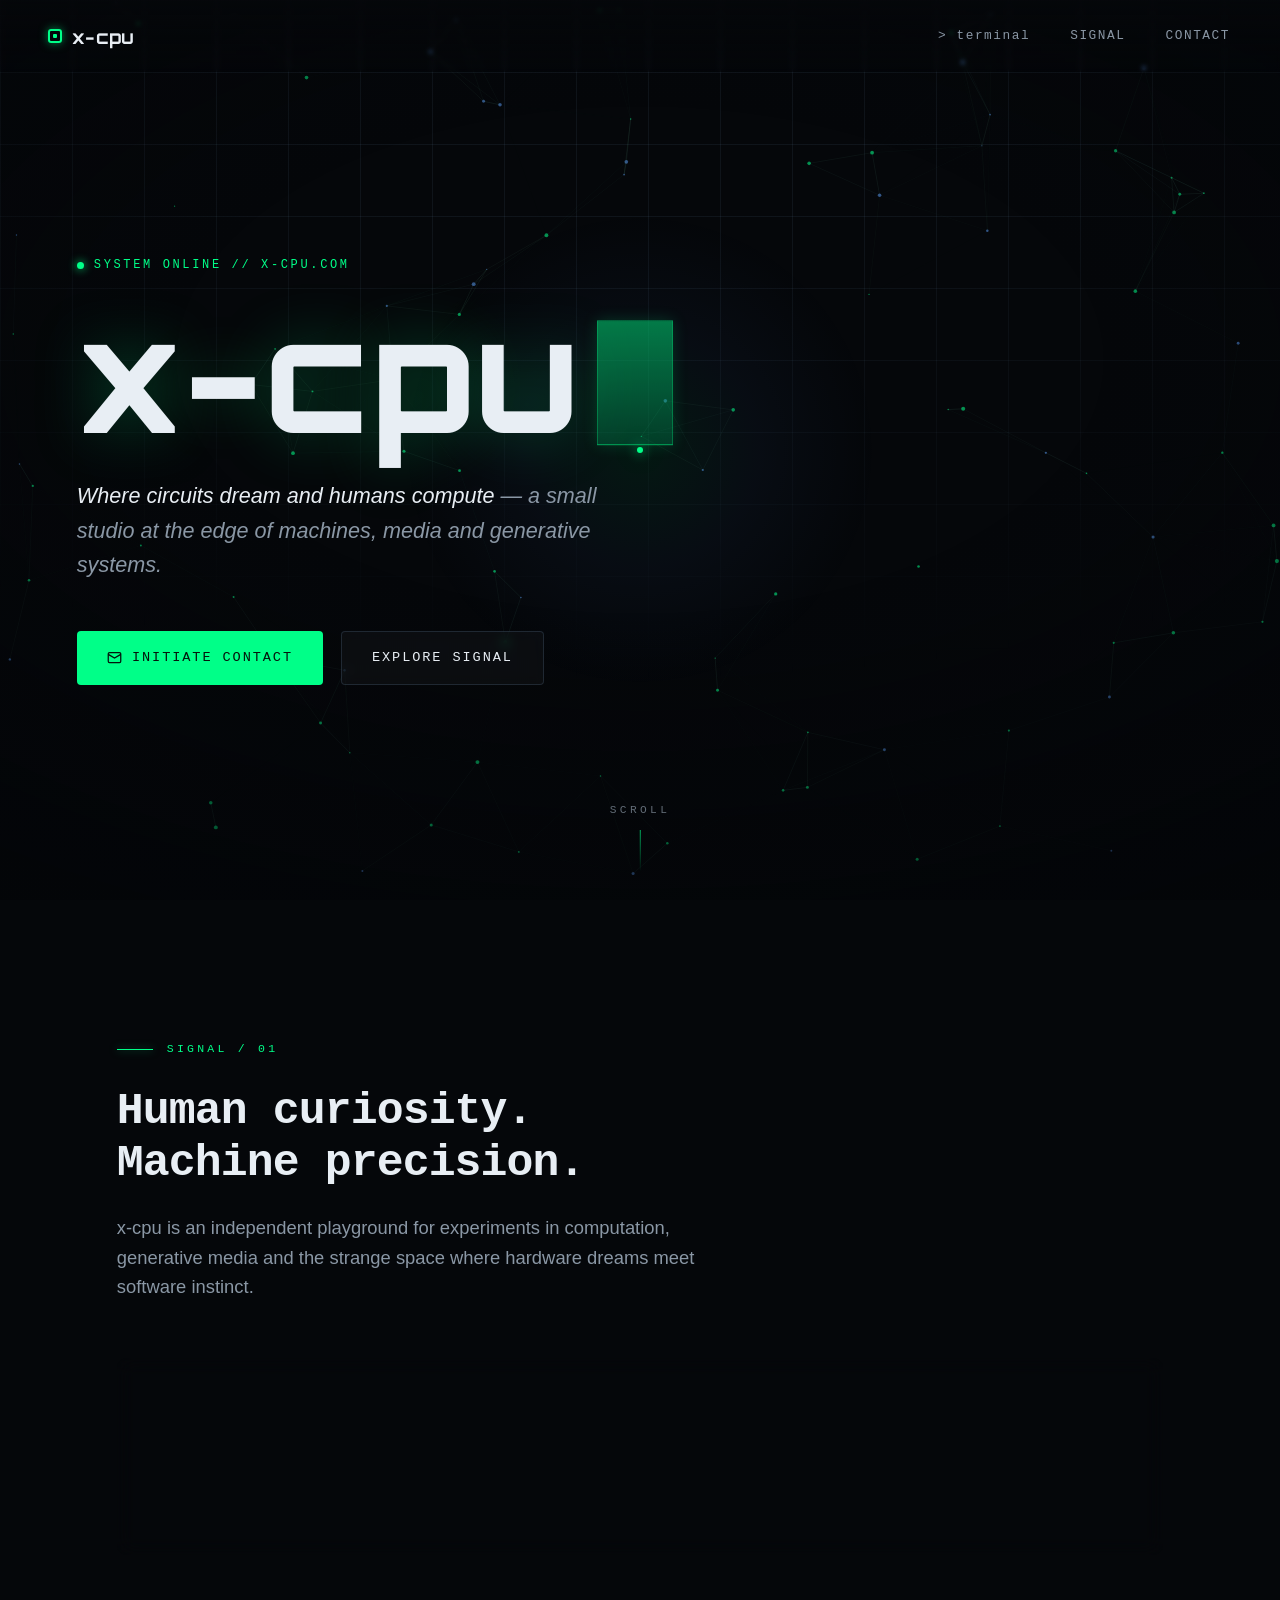
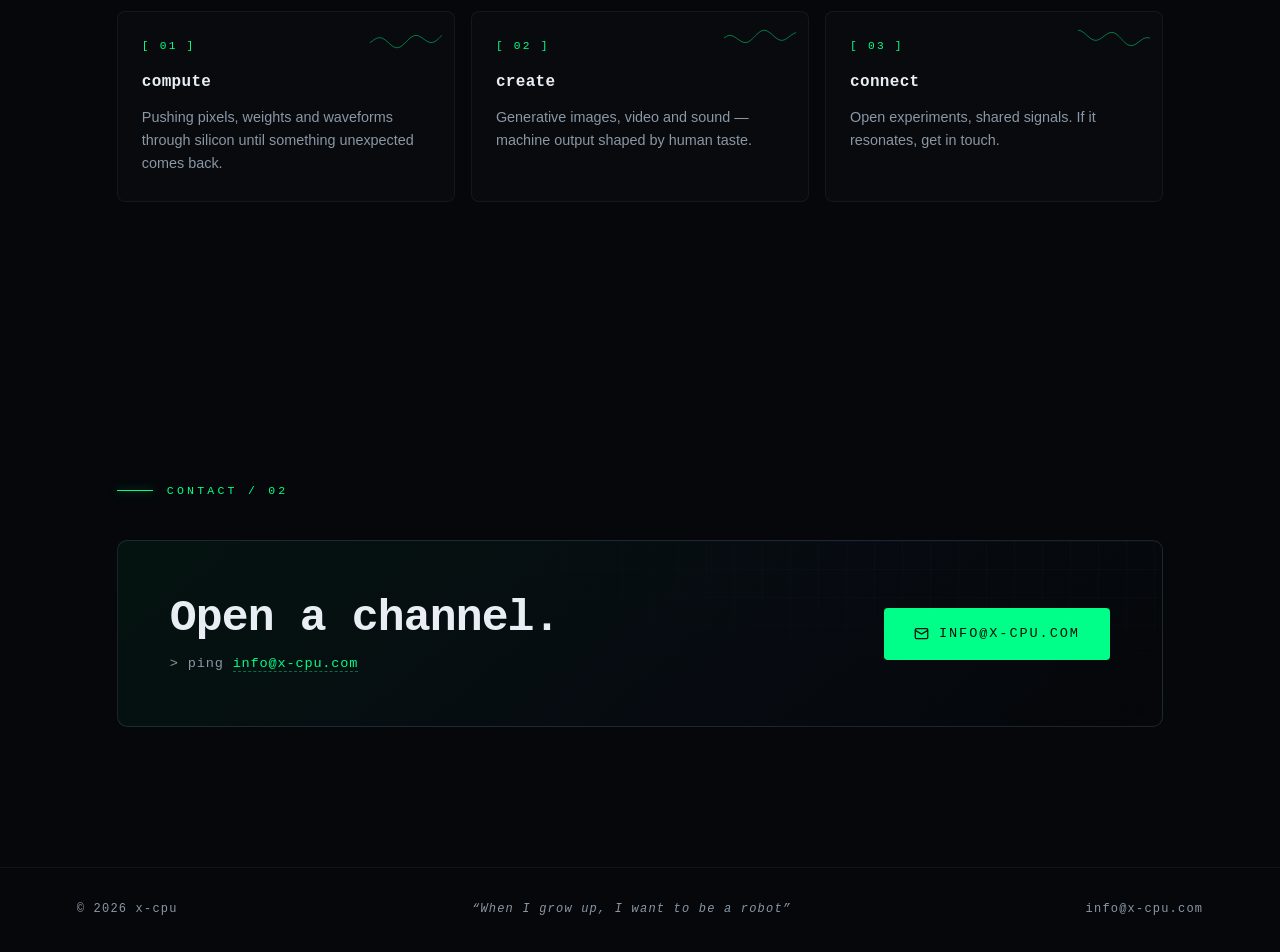
<file: index.html>
<!DOCTYPE html>
<html lang="en">
<head>
<meta charset="UTF-8">
<meta name="viewport" content="width=device-width, initial-scale=1.0">
<title>x-cpu</title>
<meta name="description" content="x-cpu — when I grow up, I want to be a robot. An independent deep-tech playground exploring machines, media and generative systems.">
<meta property="og:title" content="x-cpu">
<meta property="og:description" content="When I grow up, I want to be a robot.">
<meta property="og:type" content="website">
<meta property="og:url" content="https://www.x-cpu.com">
<meta name="theme-color" content="#05070a">
<link rel="icon" href="data:image/svg+xml,%3Csvg xmlns='http://www.w3.org/2000/svg' viewBox='0 0 32 32'%3E%3Crect width='32' height='32' rx='6' fill='%2305070a'/%3E%3Crect x='9' y='9' width='14' height='14' rx='2' fill='none' stroke='%2300ff88' stroke-width='2'/%3E%3Ccircle cx='16' cy='16' r='3' fill='%2300ff88'/%3E%3C/svg%3E">
<link rel="preconnect" href="https://fonts.googleapis.com">
<link rel="preconnect" href="https://fonts.gstatic.com" crossorigin>
<link href="https://fonts.googleapis.com/css2?family=Orbitron:wght@500;700;800&display=swap" rel="stylesheet">
<style>
  :root {
    --bg: #05070a;
    --bg-raise: #0a0e14;
    --line: rgba(140, 180, 220, 0.08);
    --line-strong: rgba(140, 180, 220, 0.16);
    --text: #e8eef4;
    --text-dim: #8a97a5;
    --accent: #00ff88;
    --accent-soft: rgba(0, 255, 136, 0.12);
    --accent-2: #5b9dff;
    --mono: "SF Mono", "Cascadia Code", "JetBrains Mono", Menlo, Consolas, "Courier New", monospace;
    --display: "Orbitron", "Oxanium", var(--mono);
    --sans: "Inter", -apple-system, BlinkMacSystemFont, "Segoe UI", Roboto, Helvetica, Arial, sans-serif;
  }

  * { margin: 0; padding: 0; box-sizing: border-box; }

  html { scroll-behavior: smooth; }

  body {
    font-family: var(--sans);
    background: var(--bg);
    color: var(--text);
    overflow-x: hidden;
    -webkit-font-smoothing: antialiased;
    line-height: 1.6;
  }

  ::selection { background: var(--accent); color: #04130b; }

  /* ---------- background canvas + grid ---------- */
  #field {
    position: fixed;
    inset: 0;
    width: 100%;
    height: 100%;
    z-index: 0;
    display: block;
  }

  .grid-overlay {
    position: fixed;
    inset: 0;
    z-index: 1;
    pointer-events: none;
    background-image:
      linear-gradient(var(--line) 1px, transparent 1px),
      linear-gradient(90deg, var(--line) 1px, transparent 1px);
    background-size: 72px 72px;
    mask-image: radial-gradient(ellipse 120% 90% at 50% 0%, black 30%, transparent 85%);
    -webkit-mask-image: radial-gradient(ellipse 120% 90% at 50% 0%, black 30%, transparent 85%);
  }

  .vignette {
    position: fixed;
    inset: 0;
    z-index: 1;
    pointer-events: none;
    background: radial-gradient(ellipse 90% 70% at 50% 40%, transparent 40%, rgba(2, 4, 7, 0.55) 100%);
  }

  /* ---------- cursor aura ---------- */
  #aura {
    position: fixed;
    top: 0; left: 0;
    width: 480px; height: 480px;
    margin: -240px 0 0 -240px;
    border-radius: 50%;
    pointer-events: none;
    z-index: 2;
    background: radial-gradient(circle,
      rgba(0, 255, 136, 0.07) 0%,
      rgba(91, 157, 255, 0.04) 35%,
      transparent 70%);
    will-change: transform;
  }

  #cursor-dot {
    position: fixed;
    top: 0; left: 0;
    width: 6px; height: 6px;
    margin: -3px 0 0 -3px;
    border-radius: 50%;
    background: var(--accent);
    box-shadow: 0 0 12px rgba(0, 255, 136, 0.9), 0 0 32px rgba(0, 255, 136, 0.4);
    pointer-events: none;
    z-index: 100;
    will-change: transform;
  }

  @media (hover: none), (pointer: coarse) {
    #aura, #cursor-dot { display: none; }
  }

  /* ---------- structure ---------- */
  .shell { position: relative; z-index: 3; }

  nav {
    position: fixed;
    top: 0; left: 0; right: 0;
    z-index: 50;
    display: flex;
    align-items: center;
    justify-content: space-between;
    padding: 20px clamp(20px, 4vw, 48px);
    background: linear-gradient(rgba(5, 7, 10, 0.85), rgba(5, 7, 10, 0));
    backdrop-filter: blur(2px);
    -webkit-backdrop-filter: blur(2px);
  }

  .brand {
    font-family: var(--display);
    font-size: 1.15rem;
    font-weight: 700;
    letter-spacing: 0.02em;
    text-transform: lowercase;
    color: var(--text);
    text-decoration: none;
    display: flex;
    align-items: center;
    gap: 10px;
  }

  .brand .chip {
    width: 14px; height: 14px;
    border: 2px solid var(--accent);
    border-radius: 3px;
    position: relative;
    box-shadow: 0 0 10px rgba(0, 255, 136, 0.5);
  }
  .brand .chip::after {
    content: "";
    position: absolute;
    inset: 3px;
    background: var(--accent);
    border-radius: 1px;
    animation: chipPulse 2.4s ease-in-out infinite;
  }
  @keyframes chipPulse {
    0%, 100% { opacity: 1; }
    50% { opacity: 0.25; }
  }

  .nav-links {
    display: flex;
    gap: clamp(16px, 3vw, 36px);
    font-family: var(--mono);
    font-size: 0.8rem;
    letter-spacing: 0.12em;
    text-transform: uppercase;
  }
  .nav-links a {
    color: var(--text-dim);
    text-decoration: none;
    padding: 6px 2px;
    position: relative;
    transition: color 0.25s ease;
  }
  .nav-links a::after {
    content: "";
    position: absolute;
    left: 0; bottom: 0;
    width: 100%; height: 1px;
    background: var(--accent);
    transform: scaleX(0);
    transform-origin: right;
    transition: transform 0.3s cubic-bezier(0.65, 0, 0.35, 1);
  }
  .nav-links a:hover { color: var(--text); }
  .nav-links a:hover::after { transform: scaleX(1); transform-origin: left; }

  /* ---------- hero ---------- */
  .hero {
    min-height: 100svh;
    display: flex;
    flex-direction: column;
    justify-content: center;
    padding: 120px clamp(20px, 6vw, 80px) 80px;
    position: relative;
  }

  .status-line {
    font-family: var(--mono);
    font-size: 0.75rem;
    letter-spacing: 0.22em;
    text-transform: uppercase;
    color: var(--accent);
    display: flex;
    align-items: center;
    gap: 10px;
    margin-bottom: 28px;
  }
  .status-line .dot {
    width: 7px; height: 7px;
    border-radius: 50%;
    background: var(--accent);
    box-shadow: 0 0 10px var(--accent);
    animation: chipPulse 1.8s ease-in-out infinite;
  }

  h1.glitch {
    font-family: var(--display);
    font-weight: 800;
    font-size: clamp(3.2rem, 12.5vw, 9.5rem);
    line-height: 0.95;
    letter-spacing: 0.01em;
    text-transform: lowercase;
    position: relative;
    color: var(--text);
    text-shadow: 0 0 60px rgba(0, 255, 136, 0.25);
    user-select: none;
  }
  h1.glitch .cursor-block {
    display: inline-block;
    width: 0.5em;
    height: 0.82em;
    background: linear-gradient(180deg, rgba(0, 214, 116, 0.55), rgba(0, 150, 90, 0.3));
    border: 1px solid rgba(0, 214, 116, 0.35);
    margin-left: 0.1em;
    vertical-align: baseline;
    transform: translateY(0.08em);
    animation: cursorFade 1.6s ease-in-out infinite;
    box-shadow: 0 0 14px rgba(0, 214, 116, 0.2);
  }
  @keyframes cursorFade {
    0%   { opacity: 0.85; box-shadow: 0 0 16px rgba(0, 214, 116, 0.3); }
    50%  { opacity: 0.08; box-shadow: 0 0 4px rgba(0, 214, 116, 0.05); }
    100% { opacity: 0.85; box-shadow: 0 0 16px rgba(0, 214, 116, 0.3); }
  }

  h1.glitch::before,
  h1.glitch::after {
    content: attr(data-text);
    position: absolute;
    inset: 0;
    overflow: hidden;
    pointer-events: none;
    opacity: 0;
  }
  h1.glitch::before { color: var(--accent); z-index: -1; }
  h1.glitch::after { color: var(--accent-2); z-index: -2; }
  h1.glitch.glitching::before {
    opacity: 0.8;
    animation: glitchShift 0.32s steps(2) both;
  }
  h1.glitch.glitching::after {
    opacity: 0.8;
    animation: glitchShift2 0.32s steps(2) both;
  }
  @keyframes glitchShift {
    0% { transform: translate(-4px, 2px); clip-path: inset(10% 0 55% 0); }
    50% { transform: translate(3px, -1px); clip-path: inset(60% 0 8% 0); }
    100% { transform: translate(0, 0); clip-path: inset(0 0 0 0); opacity: 0; }
  }
  @keyframes glitchShift2 {
    0% { transform: translate(4px, -2px); clip-path: inset(55% 0 12% 0); }
    50% { transform: translate(-3px, 1px); clip-path: inset(6% 0 68% 0); }
    100% { transform: translate(0, 0); clip-path: inset(0 0 0 0); opacity: 0; }
  }

  .hero-tagline {
    margin-top: 32px;
    max-width: 560px;
    font-size: clamp(1.05rem, 2.2vw, 1.35rem);
    color: var(--text-dim);
    font-style: italic;
  }
  .hero-tagline em {
    color: var(--text);
    font-style: italic;
  }

  .hero-actions {
    margin-top: 48px;
    display: flex;
    gap: 18px;
    flex-wrap: wrap;
  }

  .btn {
    font-family: var(--mono);
    font-size: 0.85rem;
    letter-spacing: 0.14em;
    text-transform: uppercase;
    text-decoration: none;
    padding: 15px 30px;
    border-radius: 4px;
    position: relative;
    display: inline-flex;
    align-items: center;
    gap: 10px;
    transition: box-shadow 0.3s ease, background 0.3s ease, color 0.3s ease;
    will-change: transform;
  }
  .btn-primary {
    color: #04130b;
    background: var(--accent);
    box-shadow: 0 0 0 rgba(0, 255, 136, 0);
  }
  .btn-primary:hover {
    box-shadow: 0 0 32px rgba(0, 255, 136, 0.45), 0 0 80px rgba(0, 255, 136, 0.15);
  }
  .btn-ghost {
    color: var(--text);
    background: rgba(255, 255, 255, 0.03);
    border: 1px solid var(--line-strong);
    backdrop-filter: blur(6px);
    -webkit-backdrop-filter: blur(6px);
  }
  .btn-ghost:hover {
    border-color: rgba(0, 255, 136, 0.5);
    background: var(--accent-soft);
    color: var(--accent);
  }

  .scroll-hint {
    position: absolute;
    bottom: 28px;
    left: 50%;
    transform: translateX(-50%);
    font-family: var(--mono);
    font-size: 0.7rem;
    letter-spacing: 0.3em;
    text-transform: uppercase;
    color: var(--text-dim);
    display: flex;
    flex-direction: column;
    align-items: center;
    gap: 10px;
    opacity: 0.7;
  }
  .scroll-hint .line {
    width: 1px;
    height: 42px;
    background: linear-gradient(var(--accent), transparent);
    animation: scrollLine 2s ease-in-out infinite;
  }
  @keyframes scrollLine {
    0% { transform: scaleY(0); transform-origin: top; }
    45% { transform: scaleY(1); transform-origin: top; }
    55% { transform: scaleY(1); transform-origin: bottom; }
    100% { transform: scaleY(0); transform-origin: bottom; }
  }

  /* ---------- sections ---------- */
  section {
    position: relative;
    padding: clamp(80px, 12vw, 140px) clamp(20px, 6vw, 80px);
    max-width: 1200px;
    margin: 0 auto;
  }

  .section-label {
    font-family: var(--mono);
    font-size: 0.72rem;
    letter-spacing: 0.28em;
    text-transform: uppercase;
    color: var(--accent);
    display: flex;
    align-items: center;
    gap: 14px;
    margin-bottom: 28px;
  }
  .section-label::before {
    content: "";
    width: 36px;
    height: 1px;
    background: var(--accent);
    box-shadow: 0 0 8px rgba(0, 255, 136, 0.6);
  }

  h2 {
    font-family: var(--mono);
    font-size: clamp(1.7rem, 4.5vw, 2.8rem);
    font-weight: 700;
    letter-spacing: -0.02em;
    line-height: 1.15;
    margin-bottom: 24px;
    max-width: 720px;
  }

  .lede {
    color: var(--text-dim);
    font-size: clamp(1rem, 2vw, 1.15rem);
    max-width: 640px;
  }

  /* manifesto quote */
  .manifesto {
    margin-top: 56px;
    position: relative;
    padding: clamp(28px, 5vw, 56px);
    border: 1px solid var(--line-strong);
    border-radius: 10px;
    background: linear-gradient(160deg, rgba(255,255,255,0.035), rgba(255,255,255,0.008));
    backdrop-filter: blur(10px);
    -webkit-backdrop-filter: blur(10px);
    overflow: hidden;
  }
  .manifesto::before {
    content: "";
    position: absolute;
    top: 0; left: 0;
    width: 100%; height: 1px;
    background: linear-gradient(90deg, transparent, rgba(0, 255, 136, 0.7), transparent);
  }
  .manifesto blockquote {
    font-family: var(--mono);
    font-size: clamp(1.3rem, 3.4vw, 2.1rem);
    font-weight: 600;
    line-height: 1.35;
    color: var(--text);
  }
  .manifesto blockquote .q { color: var(--accent); }
  .manifesto cite {
    display: block;
    margin-top: 18px;
    font-family: var(--mono);
    font-size: 0.78rem;
    font-style: normal;
    letter-spacing: 0.2em;
    text-transform: uppercase;
    color: var(--text-dim);
  }

  /* signal cards */
  .signals {
    margin-top: 56px;
    display: grid;
    grid-template-columns: repeat(auto-fit, minmax(240px, 1fr));
    gap: 16px;
  }
  .signal {
    border: 1px solid var(--line);
    border-radius: 8px;
    padding: 26px 24px;
    background: rgba(255, 255, 255, 0.014);
    position: relative;
    overflow: hidden;
    transition: border-color 0.3s ease, transform 0.3s ease, background 0.3s ease;
  }
  .signal:hover {
    border-color: rgba(0, 255, 136, 0.35);
    background: rgba(0, 255, 136, 0.03);
    transform: translateY(-3px);
  }
  .signal .idx {
    font-family: var(--mono);
    font-size: 0.7rem;
    letter-spacing: 0.2em;
    color: var(--accent);
    display: block;
    margin-bottom: 14px;
  }
  .signal h3 {
    font-family: var(--mono);
    font-size: 1rem;
    letter-spacing: 0.02em;
    margin-bottom: 10px;
  }
  .signal p {
    color: var(--text-dim);
    font-size: 0.9rem;
  }
  .signal canvas {
    position: absolute;
    right: 12px;
    top: 14px;
    opacity: 0.55;
  }

  /* ---------- contact ---------- */
  .contact-panel {
    margin-top: 40px;
    display: flex;
    align-items: center;
    justify-content: space-between;
    gap: 32px;
    flex-wrap: wrap;
    padding: clamp(28px, 5vw, 52px);
    border: 1px solid var(--line-strong);
    border-radius: 10px;
    background: linear-gradient(140deg, rgba(0, 255, 136, 0.05), rgba(91, 157, 255, 0.03) 60%, transparent);
    position: relative;
    overflow: hidden;
  }
  .contact-panel::after {
    content: "";
    position: absolute;
    inset: 0;
    background-image:
      linear-gradient(var(--line) 1px, transparent 1px),
      linear-gradient(90deg, var(--line) 1px, transparent 1px);
    background-size: 28px 28px;
    opacity: 0.5;
    pointer-events: none;
    mask-image: radial-gradient(ellipse at 100% 0%, black, transparent 70%);
    -webkit-mask-image: radial-gradient(ellipse at 100% 0%, black, transparent 70%);
  }
  .contact-copy h2 { margin-bottom: 8px; }
  .contact-copy p {
    color: var(--text-dim);
    font-family: var(--mono);
    font-size: 0.85rem;
    letter-spacing: 0.06em;
  }
  .contact-copy a.plain {
    color: var(--accent);
    text-decoration: none;
    border-bottom: 1px dashed rgba(0, 255, 136, 0.4);
  }

  /* ---------- footer ---------- */
  footer {
    position: relative;
    z-index: 3;
    border-top: 1px solid var(--line);
    padding: 32px clamp(20px, 6vw, 80px);
    display: flex;
    align-items: center;
    justify-content: space-between;
    gap: 16px;
    flex-wrap: wrap;
    font-family: var(--mono);
    font-size: 0.75rem;
    letter-spacing: 0.1em;
    color: var(--text-dim);
  }
  footer .slogan { font-style: italic; }
  footer a { color: var(--text-dim); text-decoration: none; transition: color 0.25s; }
  footer a:hover { color: var(--accent); }

  /* ---------- reveal animations ---------- */
  .reveal {
    opacity: 0;
    transform: translateY(28px);
    transition: opacity 0.8s cubic-bezier(0.22, 1, 0.36, 1), transform 0.8s cubic-bezier(0.22, 1, 0.36, 1);
  }
  .reveal.visible { opacity: 1; transform: translateY(0); }
  .reveal[data-delay="1"] { transition-delay: 0.12s; }
  .reveal[data-delay="2"] { transition-delay: 0.24s; }
  .reveal[data-delay="3"] { transition-delay: 0.36s; }

  @media (max-width: 560px) {
    .nav-links { font-size: 0.72rem; gap: 14px; }
    .hero { padding-top: 100px; }
    .hero-actions .btn { width: 100%; justify-content: center; }
    .scroll-hint { display: none; }
  }
</style>
</head>
<body>

<canvas id="field" aria-hidden="true"></canvas>
<div class="grid-overlay" aria-hidden="true"></div>
<div class="vignette" aria-hidden="true"></div>
<div id="aura" aria-hidden="true"></div>
<div id="cursor-dot" aria-hidden="true"></div>

<div class="shell">

  <nav>
    <a class="brand" href="#top" aria-label="x-cpu home">
      <span class="chip" aria-hidden="true"></span>
      x-cpu
    </a>
    <div class="nav-links">
      <a href="/terminal/" style="text-transform:none">&gt; terminal</a>
      <a href="#signal">Signal</a>
      <a href="#contact">Contact</a>
    </div>
  </nav>

  <header class="hero" id="top">
    <div class="status-line reveal">
      <span class="dot" aria-hidden="true"></span>
      system online // x-cpu.com
    </div>
    <h1 class="glitch" id="brandTitle" data-text="x-cpu">x-cpu<span class="cursor-block" aria-hidden="true"></span></h1>
    <p class="hero-tagline reveal" data-delay="1">
      <em>Where circuits dream and humans compute</em>
      &mdash; a small studio at the edge of machines, media and generative systems.
    </p>
    <div class="hero-actions reveal" data-delay="2">
      <a class="btn btn-primary magnetic" href="mailto:info@x-cpu.com">
        <svg width="15" height="15" viewBox="0 0 24 24" fill="none" stroke="currentColor" stroke-width="2" aria-hidden="true"><rect x="2" y="4" width="20" height="16" rx="2"/><path d="m2 7 10 6 10-6"/></svg>
        initiate contact
      </a>
      <a class="btn btn-ghost magnetic" href="#signal">explore signal</a>
    </div>
    <div class="scroll-hint" aria-hidden="true">
      <span>scroll</span>
      <span class="line"></span>
    </div>
  </header>

  <section id="signal">
    <div class="section-label reveal">signal / 01</div>
    <h2 class="reveal">Human curiosity.<br>Machine precision.</h2>
    <p class="lede reveal" data-delay="1">
      x-cpu is an independent playground for experiments in computation, generative
      media and the strange space where hardware dreams meet software instinct.
    </p>

    <div class="manifesto reveal" data-delay="2">
      <blockquote>
        <span class="q">&ldquo;</span>Growing up is optional. Upgrading is not.<span class="q">&rdquo;</span>
      </blockquote>
      <cite>// operating principle 001</cite>
    </div>

    <div class="signals">
      <div class="signal reveal">
        <span class="idx">[ 01 ]</span>
        <canvas class="spark" width="72" height="26" aria-hidden="true"></canvas>
        <h3>compute</h3>
        <p>Pushing pixels, weights and waveforms through silicon until something unexpected comes back.</p>
      </div>
      <div class="signal reveal" data-delay="1">
        <span class="idx">[ 02 ]</span>
        <canvas class="spark" width="72" height="26" aria-hidden="true"></canvas>
        <h3>create</h3>
        <p>Generative images, video and sound — machine output shaped by human taste.</p>
      </div>
      <div class="signal reveal" data-delay="2">
        <span class="idx">[ 03 ]</span>
        <canvas class="spark" width="72" height="26" aria-hidden="true"></canvas>
        <h3>connect</h3>
        <p>Open experiments, shared signals. If it resonates, get in touch.</p>
      </div>
    </div>
  </section>

  <section id="contact">
    <div class="section-label reveal">contact / 02</div>
    <div class="contact-panel reveal" data-delay="1">
      <div class="contact-copy">
        <h2>Open a channel.</h2>
        <p>&gt; ping <a class="plain" href="mailto:info@x-cpu.com">info@x-cpu.com</a></p>
      </div>
      <a class="btn btn-primary magnetic" href="mailto:info@x-cpu.com">
        <svg width="15" height="15" viewBox="0 0 24 24" fill="none" stroke="currentColor" stroke-width="2" aria-hidden="true"><rect x="2" y="4" width="20" height="16" rx="2"/><path d="m2 7 10 6 10-6"/></svg>
        info@x-cpu.com
      </a>
    </div>
  </section>

  <footer>
    <span>&copy; <span id="year">2026</span> x-cpu</span>
    <span class="slogan">&ldquo;When I grow up, I want to be a robot&rdquo;</span>
    <a href="mailto:info@x-cpu.com">info@x-cpu.com</a>
  </footer>

</div>

<script>
(function () {
  "use strict";

  var reduceMotion = false; // animation intentionally always runs, regardless of OS motion preference
  var isCoarse = window.matchMedia("(hover: none), (pointer: coarse)").matches;

  document.getElementById("year").textContent = new Date().getFullYear();

  /* ============ particle field + heritage green trail ============ */
  var canvas = document.getElementById("field");
  var ctx = canvas.getContext("2d");
  var dpr = Math.min(window.devicePixelRatio || 1, 2);
  var W = 0, H = 0;
  var mouse = { x: -9999, y: -9999, active: false };
  var particles = [];
  var trail = [];           // the original x-cpu green snake, reborn
  var TRAIL_MAX = 90;
  var running = true;

  function resize() {
    W = window.innerWidth;
    H = window.innerHeight;
    canvas.width = W * dpr;
    canvas.height = H * dpr;
    canvas.style.width = W + "px";
    canvas.style.height = H + "px";
    ctx.setTransform(dpr, 0, 0, dpr, 0, 0);
    seed();
  }

  function seed() {
    var target = Math.min(140, Math.floor((W * H) / 12000));
    particles.length = 0;
    for (var i = 0; i < target; i++) {
      particles.push({
        x: Math.random() * W,
        y: Math.random() * H,
        vx: (Math.random() - 0.5) * 0.35,
        vy: (Math.random() - 0.5) * 0.35,
        r: Math.random() * 1.6 + 0.5,
        hue: Math.random() < 0.75 ? 150 : 215   // mostly green, some blue
      });
    }
  }

  function step() {
    if (!running) return;
    ctx.clearRect(0, 0, W, H);

    var linkDist = Math.min(150, W * 0.12);
    var i, j, p, q, dx, dy, d2;

    for (i = 0; i < particles.length; i++) {
      p = particles[i];

      // gentle drift
      p.x += p.vx;
      p.y += p.vy;

      // mouse repulsion — the field bends around you
      if (mouse.active) {
        dx = p.x - mouse.x;
        dy = p.y - mouse.y;
        d2 = dx * dx + dy * dy;
        if (d2 < 22500 && d2 > 0.01) {
          var f = (150 - Math.sqrt(d2)) / 150 * 0.6;
          var inv = 1 / Math.sqrt(d2);
          p.x += dx * inv * f;
          p.y += dy * inv * f;
        }
      }

      if (p.x < -20) p.x = W + 20; else if (p.x > W + 20) p.x = -20;
      if (p.y < -20) p.y = H + 20; else if (p.y > H + 20) p.y = -20;

      ctx.beginPath();
      ctx.arc(p.x, p.y, p.r, 0, Math.PI * 2);
      ctx.fillStyle = p.hue === 150
        ? "rgba(0, 255, 136, 0.55)"
        : "rgba(91, 157, 255, 0.5)";
      ctx.fill();
    }

    // constellation links
    ctx.lineWidth = 0.6;
    for (i = 0; i < particles.length; i++) {
      p = particles[i];
      for (j = i + 1; j < particles.length; j++) {
        q = particles[j];
        dx = p.x - q.x;
        dy = p.y - q.y;
        d2 = dx * dx + dy * dy;
        if (d2 < linkDist * linkDist) {
          var a = (1 - Math.sqrt(d2) / linkDist) * 0.18;
          ctx.strokeStyle = "rgba(120, 200, 170," + a + ")";
          ctx.beginPath();
          ctx.moveTo(p.x, p.y);
          ctx.lineTo(q.x, q.y);
          ctx.stroke();
        }
      }
    }

    // heritage trail — glowing green line that follows the cursor
    if (trail.length > 1) {
      for (i = 1; i < trail.length; i++) {
        var t0 = trail[i - 1], t1 = trail[i];
        var alpha = (i / trail.length) * 0.65;
        ctx.strokeStyle = "rgba(0, 255, 136," + alpha + ")";
        ctx.lineWidth = (i / trail.length) * 3 + 0.4;
        ctx.lineCap = "round";
        ctx.beginPath();
        ctx.moveTo(t0.x, t0.y);
        ctx.lineTo(t1.x, t1.y);
        ctx.stroke();
      }
      // fade out when idle
      if (!mouse.moving) trail.shift();
      mouse.moving = false;
    }

    requestAnimationFrame(step);
  }

  window.addEventListener("pointermove", function (e) {
    mouse.x = e.clientX;
    mouse.y = e.clientY;
    mouse.active = true;
    mouse.moving = true;
    if (!reduceMotion) {
      trail.push({ x: e.clientX, y: e.clientY });
      if (trail.length > TRAIL_MAX) trail.shift();
    }
  }, { passive: true });

  window.addEventListener("pointerleave", function () {
    mouse.active = false;
  });

  // click = pulse: scatter nearby particles outward (replaces old click-to-clear)
  window.addEventListener("pointerdown", function (e) {
    for (var i = 0; i < particles.length; i++) {
      var p = particles[i];
      var dx = p.x - e.clientX;
      var dy = p.y - e.clientY;
      var d = Math.sqrt(dx * dx + dy * dy) || 1;
      if (d < 220) {
        var f = (220 - d) / 220 * 7;
        p.vx += (dx / d) * f * 0.4;
        p.vy += (dy / d) * f * 0.4;
        setTimeout((function (pp) {
          return function () { pp.vx *= 0.12; pp.vy *= 0.12; };
        })(p), 350);
      }
    }
  });

  document.addEventListener("visibilitychange", function () {
    running = !document.hidden;
    if (running) requestAnimationFrame(step);
  });

  window.addEventListener("resize", resize);
  resize();
  if (!reduceMotion) {
    requestAnimationFrame(step);
  } else {
    // static field for reduced motion
    ctx.clearRect(0, 0, W, H);
    for (var k = 0; k < particles.length; k++) {
      var sp = particles[k];
      ctx.beginPath();
      ctx.arc(sp.x, sp.y, sp.r, 0, Math.PI * 2);
      ctx.fillStyle = "rgba(0,255,136,0.4)";
      ctx.fill();
    }
  }

  /* ============ cursor aura + dot (lerped follow) ============ */
  if (!isCoarse && !reduceMotion) {
    var aura = document.getElementById("aura");
    var dot = document.getElementById("cursor-dot");
    var ax = W / 2, ay = H / 2, dxp = ax, dyp = ay;
    var px = ax, py = ay;

    window.addEventListener("pointermove", function (e) {
      px = e.clientX;
      py = e.clientY;
    }, { passive: true });

    (function follow() {
      ax += (px - ax) * 0.06;
      ay += (py - ay) * 0.06;
      dxp += (px - dxp) * 0.35;
      dyp += (py - dyp) * 0.35;
      aura.style.transform = "translate(" + ax + "px," + ay + "px)";
      dot.style.transform = "translate(" + dxp + "px," + dyp + "px)";
      requestAnimationFrame(follow);
    })();
  }

  /* ============ magnetic buttons ============ */
  if (!isCoarse && !reduceMotion) {
    var magnets = document.querySelectorAll(".magnetic");
    magnets.forEach(function (el) {
      var strength = 18;
      el.addEventListener("pointermove", function (e) {
        var r = el.getBoundingClientRect();
        var mx = e.clientX - (r.left + r.width / 2);
        var my = e.clientY - (r.top + r.height / 2);
        el.style.transform = "translate(" + (mx / r.width) * strength + "px," + (my / r.height) * strength + "px)";
      });
      el.addEventListener("pointerleave", function () {
        el.style.transform = "translate(0, 0)";
        el.style.transition = "transform 0.4s cubic-bezier(0.22, 1, 0.36, 1)";
        setTimeout(function () { el.style.transition = ""; }, 400);
      });
    });
  }

  /* ============ scroll reveal ============ */
  var reveals = document.querySelectorAll(".reveal");
  if ("IntersectionObserver" in window && !reduceMotion) {
    var io = new IntersectionObserver(function (entries) {
      entries.forEach(function (entry) {
        if (entry.isIntersecting) {
          entry.target.classList.add("visible");
          io.unobserve(entry.target);
        }
      });
    }, { threshold: 0.15, rootMargin: "0px 0px -40px 0px" });
    reveals.forEach(function (el) { io.observe(el); });
  } else {
    reveals.forEach(function (el) { el.classList.add("visible"); });
  }

  /* ============ occasional title glitch ============ */
  var title = document.getElementById("brandTitle");
  if (!reduceMotion) {
    (function scheduleGlitch() {
      setTimeout(function () {
        title.classList.add("glitching");
        setTimeout(function () { title.classList.remove("glitching"); }, 340);
        scheduleGlitch();
      }, 3500 + Math.random() * 5000);
    })();
  }

  /* ============ tiny waveform sparklines in cards ============ */
  document.querySelectorAll(".spark").forEach(function (c, idx) {
    var sctx = c.getContext("2d");
    var t = idx * 40;
    function draw() {
      sctx.clearRect(0, 0, c.width, c.height);
      sctx.beginPath();
      for (var x = 0; x <= c.width; x++) {
        var y = c.height / 2
          + Math.sin((x + t) * 0.18) * 5
          + Math.sin((x + t) * 0.045) * 4;
        if (x === 0) sctx.moveTo(x, y); else sctx.lineTo(x, y);
      }
      sctx.strokeStyle = "rgba(0, 255, 136, 0.8)";
      sctx.lineWidth = 1;
      sctx.stroke();
      t += 0.6;
      if (!reduceMotion) requestAnimationFrame(draw);
    }
    draw();
  });

})();
</script>

</body>
</html>
</file>
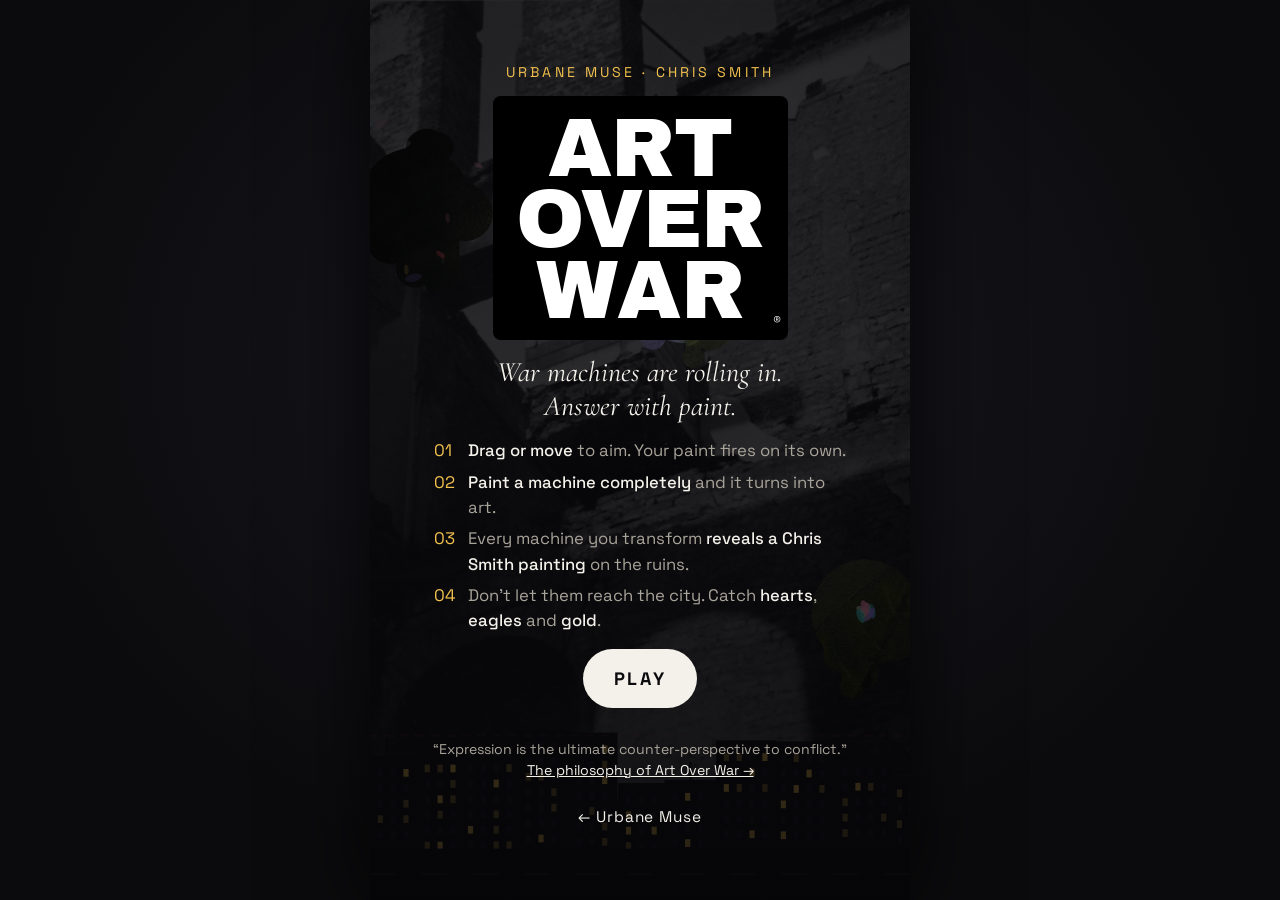
<file: artoverwar/index.html>
<!doctype html>
<html lang="en">
<head>
<meta charset="utf-8">
<meta name="viewport" content="width=device-width,initial-scale=1,user-scalable=no">
<meta name="robots" content="noindex,nofollow">
<title>Art Over War</title>
<meta name="description" content="War machines are rolling in. Answer with paint. An Urbane Muse · Chris Smith arcade prototype.">
<meta property="og:title" content="ART OVER WAR — the game">
<meta property="og:description" content="War machines are rolling in. Answer with paint.">
<meta property="og:image" content="https://x-cpu.com/artoverwar/img/foxglove.jpg">
<meta property="og:url" content="https://x-cpu.com/artoverwar/">
<meta property="og:type" content="website">
<meta name="theme-color" content="#0b0b0d">
<link rel="icon" href="data:image/svg+xml,%3Csvg xmlns='http://www.w3.org/2000/svg' viewBox='0 0 32 32'%3E%3Cpath d='M16 28C4 19 2 13 5 8.5 8 4 13 5 16 9.5 19 5 24 4 27 8.5 30 13 28 19 16 28z' fill='%230b0b0d' stroke='%23c98a5e' stroke-width='2'/%3E%3C/svg%3E">
<link rel="preconnect" href="https://fonts.googleapis.com">
<link rel="preconnect" href="https://fonts.gstatic.com" crossorigin>
<link href="https://fonts.googleapis.com/css2?family=Archivo+Black&family=Cormorant+Garamond:ital,wght@1,500;1,600&family=Space+Grotesk:wght@400;500;700&display=swap" rel="stylesheet">
<style>
  :root{
    --bg:#0b0b0d; --ink:#f4f1ea; --muted:#a9a49a; --gold:#f2c14e; --copper:#c98a5e;
    --violet:#9b7bff; --red:#e2404f; --card:rgba(12,12,15,.9); --line:rgba(255,255,255,.14);
    --u:1px;
  }
  *{box-sizing:border-box;margin:0;padding:0}
  html,body{height:100%;background:var(--bg);color:var(--ink);overflow:hidden;
    font-family:"Space Grotesk",system-ui,sans-serif;-webkit-tap-highlight-color:transparent;
    overscroll-behavior:none;user-select:none;-webkit-user-select:none}
  body{display:flex;align-items:center;justify-content:center;
    background:radial-gradient(ellipse at 50% 40%,#1a1820 0%,#0b0b0d 70%)}
  #stage{position:relative;overflow:hidden;box-shadow:0 0 80px rgba(0,0,0,.8);background:#000}
  canvas{display:block;width:100%;height:100%;touch-action:none;cursor:crosshair}
  .hudbtns{position:absolute;top:calc(var(--u)*12);right:calc(var(--u)*12);display:flex;gap:calc(var(--u)*8);z-index:3}
  .ib{width:calc(var(--u)*34);height:calc(var(--u)*34);border-radius:50%;border:1px solid var(--line);
    background:rgba(0,0,0,.45);color:var(--ink);display:grid;place-items:center;cursor:pointer;
    font:700 calc(var(--u)*13) "Space Grotesk",sans-serif;backdrop-filter:blur(4px)}
  .ib svg{width:55%;height:55%}
  .hidden{display:none!important}

  .ov{position:absolute;inset:0;z-index:5;display:flex;align-items:center;justify-content:center;
    padding:calc(var(--u)*22);background:linear-gradient(180deg,rgba(5,5,8,.55),rgba(5,5,8,.85))}
  .card{width:100%;max-height:100%;overflow:auto;text-align:center;display:flex;flex-direction:column;
    align-items:center;gap:calc(var(--u)*12)}
  .logo{font-family:"Archivo Black",Impact,sans-serif;line-height:.86;letter-spacing:-.01em;
    font-size:calc(var(--u)*64);color:#fff;text-transform:uppercase;position:relative;
    background:#000;padding:calc(var(--u)*14) calc(var(--u)*18) calc(var(--u)*10);border-radius:calc(var(--u)*6)}
  .logo sup{font-family:"Space Grotesk",sans-serif;font-size:calc(var(--u)*12);position:absolute;
    right:calc(var(--u)*6);bottom:calc(var(--u)*8)}
  .tag{font-family:"Cormorant Garamond",serif;font-style:italic;font-size:calc(var(--u)*22);color:var(--ink)}
  .eyebrow{font-size:calc(var(--u)*11);letter-spacing:.22em;text-transform:uppercase;color:var(--gold)}
  .how{list-style:none;font-size:calc(var(--u)*13);color:var(--muted);line-height:1.5;
    display:grid;gap:calc(var(--u)*5);text-align:left;max-width:calc(var(--u)*320)}
  .how li{display:flex;gap:calc(var(--u)*10)}
  .how b{color:var(--ink);font-weight:500}
  .how i{font-style:normal;color:var(--gold);flex:none;width:calc(var(--u)*16)}
  .btn{appearance:none;border:0;cursor:pointer;text-decoration:none;display:inline-flex;align-items:center;
    justify-content:center;gap:.5em;min-height:calc(var(--u)*46);padding:0 calc(var(--u)*24);border-radius:999px;
    background:var(--ink);color:#0b0b0d;font:700 calc(var(--u)*14) "Space Grotesk",sans-serif;
    letter-spacing:.14em;text-transform:uppercase}
  .btn:active{transform:scale(.97)}
  .btn[disabled]{opacity:.5}
  .btn.ghost{background:transparent;color:var(--ink);border:1px solid var(--line)}
  .btn.sm{min-height:calc(var(--u)*38);padding:0 calc(var(--u)*16);font-size:calc(var(--u)*11.5)}
  .row{display:flex;gap:calc(var(--u)*10);flex-wrap:wrap;justify-content:center}
  .small{font-size:calc(var(--u)*11);color:var(--muted);line-height:1.5;max-width:calc(var(--u)*340)}
  .small a{color:var(--ink)}
  .home{display:inline-block;padding:calc(var(--u)*8) calc(var(--u)*12);font-size:calc(var(--u)*12);letter-spacing:.06em;color:var(--ink);text-decoration:none}
  .quote{font-family:"Cormorant Garamond",serif;font-style:italic;font-size:calc(var(--u)*17);
    color:var(--ink);max-width:calc(var(--u)*320);line-height:1.3}
  .best{font-size:calc(var(--u)*12);letter-spacing:.16em;text-transform:uppercase;color:var(--muted)}
  h2.ttl{font-family:"Cormorant Garamond",serif;font-style:italic;font-weight:600;font-size:calc(var(--u)*38);line-height:1}
  h2.big{font-family:"Archivo Black",sans-serif;font-size:calc(var(--u)*36);line-height:.95;text-transform:uppercase}
  .meta{font-size:calc(var(--u)*12);color:var(--muted);letter-spacing:.06em}
  .pair{display:flex;gap:calc(var(--u)*10);width:100%;justify-content:center}
  .pair figure{flex:1;max-width:calc(var(--u)*165)}
  .pair img{width:100%;aspect-ratio:4/5;object-fit:cover;border-radius:calc(var(--u)*6);display:block;
    border:1px solid var(--line);background:#111}
  .pair figcaption{font-size:calc(var(--u)*10);letter-spacing:.14em;text-transform:uppercase;color:var(--muted);margin-top:calc(var(--u)*6)}
  .stats{display:grid;grid-template-columns:repeat(3,1fr);gap:calc(var(--u)*8);width:100%;max-width:calc(var(--u)*340)}
  .stats div{border:1px solid var(--line);border-radius:calc(var(--u)*8);padding:calc(var(--u)*10) calc(var(--u)*4)}
  .stats b{display:block;font-size:calc(var(--u)*22);font-weight:700}
  .stats span{font-size:calc(var(--u)*9.5);letter-spacing:.14em;text-transform:uppercase;color:var(--muted)}
  #toast{position:absolute;left:50%;bottom:calc(var(--u)*24);transform:translateX(-50%);z-index:9;
    background:#000;border:1px solid var(--line);padding:calc(var(--u)*10) calc(var(--u)*16);border-radius:999px;
    font-size:calc(var(--u)*13);opacity:0;transition:opacity .3s;pointer-events:none}
  #toast.on{opacity:1}
</style>
</head>
<body>
<div id="stage">
  <canvas id="c"></canvas>

  <div class="hudbtns hidden" id="hudbtns">
    <button class="ib" id="musicBtn" aria-label="Music on/off" title="Music on/off">
      <svg viewBox="0 0 24 24" fill="none" stroke="currentColor" stroke-width="2" id="musicIcon"></svg>
    </button>
    <button class="ib" id="muteBtn" aria-label="Sound on/off">
      <svg viewBox="0 0 24 24" fill="none" stroke="currentColor" stroke-width="2" id="muteIcon"><path d="M4 9v6h4l5 4V5L8 9H4z"/><path d="M16 9a4 4 0 0 1 0 6"/></svg>
    </button>
    <button class="ib" id="pauseBtn" aria-label="Pause">
      <svg viewBox="0 0 24 24" fill="currentColor"><rect x="6" y="5" width="4" height="14" rx="1"/><rect x="14" y="5" width="4" height="14" rx="1"/></svg>
    </button>
  </div>

  <!-- START -->
  <div class="ov" id="startOv">
    <div class="card">
      <p class="eyebrow">Urbane Muse · Chris Smith</p>
      <div class="logo">ART<br>OVER<br>WAR<sup>®</sup></div>
      <p class="tag">War machines are rolling in.<br>Answer with paint.</p>
      <ul class="how">
        <li><i>01</i><span><b>Drag or move</b> to aim. Your paint fires on its own.</span></li>
        <li><i>02</i><span><b>Paint a machine completely</b> and it turns into art.</span></li>
        <li><i>03</i><span>Every machine you transform <b>reveals a Chris Smith painting</b> on the ruins.</span></li>
        <li><i>04</i><span>Don't let them reach the city. Catch <b>hearts</b>, <b>eagles</b> and <b>gold</b>.</span></li>
      </ul>
      <button class="btn" id="playBtn" disabled>Loading…</button>
      <p class="best" id="bestStart"></p>
      <p class="small">“Expression is the ultimate counter-perspective to conflict.”<br>
        <a href="https://urbanemuse.com/the-philosophy-of-art-over-war/" target="_blank" rel="noopener">The philosophy of Art Over War →</a></p>
      <a class="home" href="https://urbanemuse.com/">← Urbane Muse</a>
    </div>
  </div>

  <!-- MURAL COMPLETE -->
  <div class="ov hidden" id="muralOv">
    <div class="card">
      <p class="eyebrow" id="mEyebrow">Mural complete</p>
      <h2 class="ttl" id="mTitle">Foxglove</h2>
      <p class="meta" id="mMeta">Chris Smith · Oil on canvas</p>
      <div class="pair">
        <figure><a id="mArtLink" href="#" target="_blank" rel="noopener"><img id="mArt" alt=""></a><figcaption>The painting</figcaption></figure>
        <figure><a id="mBomberLink" href="#" target="_blank" rel="noopener"><img id="mBomber" alt=""></a><figcaption>Worn as art</figcaption></figure>
      </div>
      <p class="small" id="mStat"></p>
      <button class="btn" id="nextBtn">Next wave</button>
      <div class="row">
        <a class="btn ghost sm" id="mPrint" href="#" target="_blank" rel="noopener">Get the print</a>
        <a class="btn ghost sm" id="mShop" href="#" target="_blank" rel="noopener">See the bomber</a>
      </div>
    </div>
  </div>

  <!-- PAUSE -->
  <div class="ov hidden" id="pauseOv">
    <div class="card">
      <h2 class="big">Paused</h2>
      <div class="row">
        <button class="btn" id="resumeBtn">Resume</button>
        <button class="btn ghost" id="quitBtn">Restart</button>
      </div>
      <a class="home" href="https://urbanemuse.com/">← Urbane Muse</a>
    </div>
  </div>

  <!-- GAME OVER -->
  <div class="ov hidden" id="overOv">
    <div class="card">
      <p class="eyebrow">Game over</p>
      <h2 class="big">The war<br>got through</h2>
      <p class="quote">But every machine you painted is still art.</p>
      <div class="stats">
        <div><b id="oScore">0</b><span>Score</span></div>
        <div><b id="oArt">0</b><span>Turned to art</span></div>
        <div><b id="oMurals">0</b><span>Murals</span></div>
      </div>
      <p class="best" id="oBest"></p>
      <div class="row">
        <button class="btn" id="againBtn">Play again</button>
        <button class="btn ghost" id="shareBtn">Share</button>
      </div>
      <a class="home" href="https://urbanemuse.com/">← Urbane Muse</a>
      <p class="small">Art Over War is independent and self-funded. Every piece funds the next collection.<br>
        <a href="https://urbanemuse.com/product-category/aow-man/" target="_blank" rel="noopener">Shop AOW Men</a> ·
        <a href="https://urbanemuse.com/product-category/aow-woman/" target="_blank" rel="noopener">Shop AOW Women</a></p>
      <p class="small" style="opacity:.7">Archival photographs (public domain, via Wikimedia Commons): Warsaw 1945; Ypres 1919; London 1940 &amp; Poplar 1941 (Imperial War Museums); Nuremberg 1945 (U.S. Dept. of Defense).</p>
    </div>
  </div>

  <div id="toast"></div>
</div>

<script>
(() => {
'use strict';
// ---------- constants ----------
// field is 420 wide; height follows the device's aspect (fixed for the session) so phones fill edge to edge
const W = 420, H = Math.round(Math.min(940, Math.max(700, 420 * window.innerHeight / Math.max(1, window.innerWidth)))), CITY = H - 128, PY = H - 66, RS = 2, TAU = Math.PI * 2;
const PALETTE = ['#f2c14e', '#9b7bff', '#e2404f', '#3fd0c9', '#ff8fb1', '#f4f1ea'];
// One entry per wave, cycling. print = giclée print page (null if none); shop = the bomber that carries the painting.
const UM = 'https://urbanemuse.com/product/';
const MURALS = [
  { art: 'img/foxglove.jpg', wall: 'img/wall-1.jpg', place: 'Warsaw, 1945', bomber: 'img/bomber-foxglove.jpg', title: 'Foxglove',
    meta: 'Chris Smith · Oil on canvas', print: null,
    shop: UM + 'foxglove-mid-lightweight-bomber/', product: 'Foxgloves Mid-Lightweight Bomber' },
  { art: 'img/lion.jpg', wall: 'img/wall-ypres.jpg', place: 'Ypres, 1919', bomber: 'img/bomber-lion.jpg', title: 'Lion Face',
    meta: 'Chris Smith · Oil on canvas · 30 × 24 in', print: UM + 'lion-face-giclee-print/',
    shop: UM + 'lion-print-bomber-jacket/', product: 'Lion Print Lightweight Bomber' },
  { art: 'img/untitled.jpg', wall: 'img/wall-2.jpg', place: 'Warsaw, 1945', bomber: 'img/bomber-untitled.jpg', title: 'Untitled',
    meta: 'Chris Smith · Oil on linen · 48 × 72 in', print: null,
    shop: UM + 'untitled-bomber-jacket/', product: 'Untitled Printed Bomber Jacket' },
  { art: 'img/nostalgia.jpg', wall: 'img/wall-london.jpg', place: 'London, 1940', bomber: 'img/bomber-nostalgia.jpg', title: 'Nostalgia Smith',
    meta: 'Chris Smith · Oil on linen · 72 × 48 in', print: UM + 'nostalgia-smith-print/',
    shop: UM + 'nostalgia-smith-bomber-jacket/', product: 'Nostalgia Smith Printed Bomber' },
  { art: 'img/shoeshine.jpg', wall: 'img/wall-poplar.jpg', place: 'Poplar, London, 1941', bomber: 'img/bomber-shoeshine.jpg', title: 'Shoe Shine',
    meta: 'Chris Smith · Painting', print: null,
    shop: UM + 'shoe-shine-print-bomber-jacket/', product: 'Shoe Shine Print Bomber' },
  { art: 'img/dove.jpg', wall: 'img/wall-nuremberg.jpg', place: 'Nuremberg, 1945', bomber: 'img/bomber-dove.jpg', title: 'Dove Study',
    meta: 'Chris Smith · Graphite on paper · 24 × 18 in', print: UM + 'dove-sketch-giclee-print/',
    shop: UM + 'dove-mid-lightweight-bomber/', product: 'Dove Mid-Lightweight Bomber' }
];

// ---------- helpers ----------
const $ = id => document.getElementById(id);
const rnd = (a, b) => a + Math.random() * (b - a);
const pick = a => a[(Math.random() * a.length) | 0];
const clamp = (v, a, b) => Math.max(a, Math.min(b, v));
const mk = (w, h) => { const c = document.createElement('canvas'); c.width = w; c.height = h; return c; };
function rr(c, x, y, w, h, r) {
  c.beginPath(); c.moveTo(x + r, y); c.arcTo(x + w, y, x + w, y + h, r); c.arcTo(x + w, y + h, x, y + h, r);
  c.arcTo(x, y + h, x, y, r); c.arcTo(x, y, x + w, y, r); c.closePath();
}
function cover(img, w, h) {
  const s = Math.max(w / img.width, h / img.height);
  return [(w - img.width * s) / 2, (h - img.height * s) / 2, img.width * s, img.height * s];
}
function heartPath(c, x, y, s) {
  c.beginPath();
  c.moveTo(x, y + s * 0.35);
  c.bezierCurveTo(x - s * 1.1, y - s * 0.35, x - s * 0.45, y - s * 1.05, x, y - s * 0.45);
  c.bezierCurveTo(x + s * 0.45, y - s * 1.05, x + s * 1.1, y - s * 0.35, x, y + s * 0.35);
  c.closePath();
}
const store = {
  get(k, d) { try { const v = localStorage.getItem(k); return v == null ? d : v; } catch (e) { return d; } },
  set(k, v) { try { localStorage.setItem(k, v); } catch (e) {} }
};

// ---------- canvas / layout ----------
const stage = $('stage'), cv = $('c'), ctx = cv.getContext('2d');
let scale = 1, dpr = 1;
function resize() {
  const vw = window.innerWidth, vh = window.innerHeight;
  scale = Math.min(vw / W, vh / H);
  const sw = Math.floor(W * scale), sh = Math.floor(H * scale);
  stage.style.width = sw + 'px'; stage.style.height = sh + 'px';
  stage.style.setProperty('--u', (sw / W) + 'px');
  dpr = Math.min(window.devicePixelRatio || 1, 2.5);
  cv.width = Math.round(sw * dpr); cv.height = Math.round(sh * dpr);
}
window.addEventListener('resize', resize); resize();

// ---------- images ----------
const IMG = {};
function load(src) {
  return new Promise(res => { const i = new Image(); i.onload = () => res(i); i.onerror = () => res(null); i.src = src; });
}

// ---------- audio ----------
let AC = null, muted = store.get('aow_muted', '0') === '1';
function audio() {
  if (!AC) { try { AC = new (window.AudioContext || window.webkitAudioContext)(); } catch (e) { AC = null; } }
  if (AC && AC.state === 'suspended') AC.resume();
}
function tone(f, d, type = 'sine', g = 0.06, slide = 0, delay = 0) {
  if (muted || !AC) return;
  const t = AC.currentTime + delay, o = AC.createOscillator(), gn = AC.createGain();
  o.type = type; o.frequency.setValueAtTime(f, t);
  if (slide) o.frequency.exponentialRampToValueAtTime(Math.max(40, f + slide), t + d);
  gn.gain.setValueAtTime(0.0001, t); gn.gain.exponentialRampToValueAtTime(g, t + 0.012);
  gn.gain.exponentialRampToValueAtTime(0.0001, t + d);
  o.connect(gn).connect(AC.destination); o.start(t); o.stop(t + d + 0.03);
}
const SFX = {
  hit: () => tone(rnd(260, 380), 0.06, 'square', 0.018, -90),
  convert: () => [523, 659, 784, 1047].forEach((f, i) => tone(f, 0.28, 'triangle', 0.05, 0, i * 0.055)),
  hurt: () => tone(140, 0.4, 'sawtooth', 0.07, -80),
  power: () => [440, 660, 880, 1320].forEach((f, i) => tone(f, 0.16, 'sine', 0.06, 0, i * 0.05)),
  pop: () => tone(rnd(900, 1300), 0.05, 'sine', 0.03),
  wave: () => [392, 494, 587, 784, 988].forEach((f, i) => tone(f, 0.6, 'sine', 0.05, 0, i * 0.13))
};
function setMuteIcon() {
  $('muteIcon').innerHTML = muted
    ? '<path d="M4 9v6h4l5 4V5L8 9H4z"/><path d="M17 9l4 6M21 9l-4 6"/>'
    : '<path d="M4 9v6h4l5 4V5L8 9H4z"/><path d="M16 9a4 4 0 0 1 0 6"/>';
}
setMuteIcon();

// Background music. Separate from the sound-effects toggle; plays only during a run.
let music = null, musicOn = store.get('aow_music', '1') === '1';
function setMusicIcon() {
  const note = '<path d="M9 18V6l10-2v12"/><circle cx="6.5" cy="18" r="2.5"/><circle cx="16.5" cy="16" r="2.5"/>';
  $('musicIcon').innerHTML = musicOn ? note : note + '<path d="M3 3l18 18"/>';
  $('musicBtn').setAttribute('aria-pressed', musicOn ? 'true' : 'false');
}
setMusicIcon();
function syncMusic() {
  const want = musicOn && !document.hidden && (state === 'play' || state === 'mural');
  if (want && !music) { music = new Audio('audio/music.mp3'); music.loop = true; }
  if (!music) return;
  if (want && music.paused) { const p = music.play(); if (p) p.catch(() => {}); }
  else if (!want && !music.paused) music.pause();
}

// ---------- mural layers ----------
const wallC = mk(W * RS, H * RS), wctx = wallC.getContext('2d');
const revC = mk(W * RS, H * RS), rctx = revC.getContext('2d');
let mural = null, artImg = null, cells = [];
function prepMural(i) {
  // Paintings cycle every N waves; war scenes shift by one each loop,
  // so all N×N painting/scene pairings appear before anything repeats.
  const n = MURALS.length, loop = Math.floor(i / n), scene = MURALS[(i % n + loop) % n];
  mural = Object.assign({}, MURALS[i % n], { wall: scene.wall, place: scene.place });
  artImg = IMG[mural.art];
  const wall = IMG[mural.wall];
  wctx.setTransform(RS, 0, 0, RS, 0, 0);
  wctx.fillStyle = '#16161a'; wctx.fillRect(0, 0, W, H);
  if (wall) { wctx.drawImage(wall, ...cover(wall, W, H)); }
  wctx.fillStyle = 'rgba(8,8,12,.55)'; wctx.fillRect(0, 0, W, H);
  const g = wctx.createRadialGradient(W / 2, H * 0.45, H * 0.2, W / 2, H * 0.45, H * 0.75);
  g.addColorStop(0, 'rgba(0,0,0,0)'); g.addColorStop(1, 'rgba(0,0,0,.6)');
  wctx.fillStyle = g; wctx.fillRect(0, 0, W, H);
  rctx.setTransform(1, 0, 0, 1, 0, 0); rctx.clearRect(0, 0, revC.width, revC.height);
  // reveal grid
  cells = [];
  const cols = 6, rows = 9, cw = W / cols, ch = CITY / rows;
  for (let r = 0; r < rows; r++) for (let c = 0; c < cols; c++) cells.push([(c + 0.5) * cw, (r + 0.5) * ch]);
  for (let k = cells.length - 1; k > 0; k--) { const j = (Math.random() * (k + 1)) | 0; [cells[k], cells[j]] = [cells[j], cells[k]]; }
}
function blob(c, cx, cy, r) {
  c.beginPath();
  c.moveTo(cx + r * 0.72, cy); c.arc(cx, cy, r * 0.72, 0, TAU);
  const n = 7 + ((Math.random() * 5) | 0);
  for (let i = 0; i < n; i++) {
    const a = Math.random() * TAU, d = r * rnd(0.35, 0.85), rr2 = r * rnd(0.18, 0.38);
    const x = cx + Math.cos(a) * d, y = cy + Math.sin(a) * d;
    c.moveTo(x + rr2, y); c.arc(x, y, rr2, 0, TAU);
  }
  for (let i = 0; i < 2; i++) { // drips
    const x = cx + rnd(-r * 0.5, r * 0.5), len = r * rnd(0.6, 1.4), w = r * rnd(0.07, 0.12);
    c.rect(x - w, cy, w * 2, len); c.moveTo(x + w * 1.4, cy + len); c.arc(x, cy + len, w * 1.4, 0, TAU);
  }
}
function revealAt(x, y, r) {
  if (!artImg) return;
  rctx.save(); rctx.setTransform(RS, 0, 0, RS, 0, 0);
  blob(rctx, x, y, r); rctx.clip();
  rctx.drawImage(artImg, ...cover(artImg, W, H));
  rctx.restore();
}

// ---------- city ----------
const buildings = [];
(function makeCity() {
  let x = -10;
  while (x < W + 10) {
    const w = rnd(34, 64), top = CITY + rnd(-6, 44);
    const wins = [];
    for (let wy = top + 10; wy < H - 44; wy += 12) for (let wx = x + 6; wx < x + w - 8; wx += 10) wins.push([wx, wy, Math.random()]);
    buildings.push({ x, w, top, wins, ant: Math.random() < 0.3 });
    x += w + rnd(-4, 3);
  }
})();

// ---------- state ----------
let state = 'loading';
let player = null, enemies = [], shots = [], shells = [], parts = [], powerups = [], queue = [];
let score, hope, wave, converted, waveConverted, waveTotal, murals, spawnT, combo, lastConv, gameT, shake;
let ending = 0, revealFade = 0, attractT = 0, best = +store.get('aow_best', '0') || 0;
const keys = {};

function newGame() {
  player = { x: W / 2, tx: W / 2, inv: 0, fireT: 0, spread: 0, rapid: 0, ci: 0, bob: 0 };
  enemies = []; shots = []; shells = []; parts = []; powerups = [];
  // ?wave=N starts at wave N (handy for sharing a specific mural)
  const qw = parseInt(new URLSearchParams(location.search).get('wave'), 10);
  score = 0; hope = 3; wave = qw > 1 ? Math.min(qw, 60) - 1 : 0; converted = 0; murals = 0; combo = 1; lastConv = -9; gameT = 0; shake = 0;
  startWave();
}
function startWave() {
  wave++;
  prepMural(wave - 1);
  ending = 0; revealFade = 0; waveConverted = 0;
  const n = 10 + wave * 4;
  queue = [];
  for (let i = 0; i < n; i++) {
    const r = Math.random();
    let t = 'tank';
    if (wave >= 2 && r < 0.2) t = 'missile';
    else if (r < 0.58) t = 'drone';
    queue.push(t);
  }
  const heavies = wave >= 3 ? 1 + Math.floor((wave - 3) / 2) : 0;
  for (let i = 0; i < heavies; i++) queue.splice(((0.4 + 0.5 * (i + 1) / (heavies + 1)) * queue.length) | 0, 0, 'heavy');
  waveTotal = queue.length;
  spawnT = 1.2;
  popText(W / 2, H * 0.42, 'WAVE ' + wave, '#f4f1ea', 26, 1.6);
  popText(W / 2, H * 0.42 + 30, 'Revealing “' + mural.title + '”', '#f2c14e', 14, 1.6);
  popText(W / 2, H * 0.42 + 52, 'over the ruins of ' + mural.place, '#a9a49a', 12, 1.6);
}

function spawn(type) {
  const sp = 1 + (wave - 1) * 0.09;
  const e = { type, t: 0, marks: [], flash: 0 };
  if (type === 'tank') Object.assign(e, { x: rnd(40, W - 40), y: -36, w: 44, h: 54, r: 25, hp: 4, vy: 30 * sp, vx: rnd(-14, 14), fire: rnd(1.4, 3), pts: 100 });
  if (type === 'heavy') Object.assign(e, { x: rnd(70, W - 70), y: -60, w: 74, h: 88, r: 40, hp: 16, vy: 17 * sp, vx: rnd(-8, 8), fire: 1.5, pts: 500 });
  if (type === 'drone') Object.assign(e, { x: 0, bx: rnd(60, W - 60), y: -24, r: 17, hp: 2, vy: 52 * sp, amp: rnd(30, 80), ph: rnd(0, TAU), pts: 60 });
  if (type === 'missile') Object.assign(e, { x: rnd(30, W - 30), y: -40, r: 9, hp: 1, vy: 150 * sp, pts: 40 });
  e.maxhp = e.hp;
  enemies.push(e);
}

function popText(x, y, text, color, size = 15, life = 0.9) {
  parts.push({ k: 'text', x, y, vx: 0, vy: -24, life, max: life, text, color, size });
}
function burst(x, y, n, colors, spd = 160, size = 4, k = 'dot', g = 220) {
  for (let i = 0; i < n; i++) {
    if (parts.length > 500) break;
    const a = Math.random() * TAU, s = rnd(spd * 0.3, spd);
    parts.push({ k, x, y, vx: Math.cos(a) * s, vy: Math.sin(a) * s - 40, life: rnd(0.5, 1.1), max: 1.1,
      size: rnd(size * 0.6, size * 1.3), color: pick(colors), rot: rnd(0, TAU), vr: rnd(-6, 6), g });
  }
}

function convert(e) {
  const now = gameT;
  combo = now - lastConv < 1.6 ? Math.min(combo + 1, 8) : 1;
  lastConv = now;
  const pts = e.pts * combo;
  score += pts; converted++; waveConverted++;
  const cols = e.marks.length ? e.marks.map(m => m.c) : PALETTE;
  burst(e.x, e.y, e.type === 'heavy' ? 46 : 22, cols, e.type === 'heavy' ? 260 : 190, 5, 'petal', 120);
  parts.push({ k: 'flower', x: e.x, y: e.y, vx: 0, vy: -30, life: 1.5, max: 1.5, size: e.r * 1.15, color: pick(cols), c2: pick(PALETTE) });
  parts.push({ k: 'ring', x: e.x, y: e.y, life: 0.5, max: 0.5, size: e.r * 2.6, color: pick(cols) });
  popText(e.x, e.y - e.r - 6, '+' + pts + (combo > 1 ? '  ×' + combo : ''), combo > 1 ? '#f2c14e' : '#f4f1ea', combo > 1 ? 17 : 14);
  // reveal the mural
  revealAt(e.x, Math.min(e.y, CITY - 20), e.r * 1.7);
  const per = Math.ceil(cells.length / waveTotal) + (e.type === 'heavy' ? 2 : 0);
  for (let i = 0; i < per && cells.length; i++) { const [x, y] = cells.pop(); revealAt(x, y, rnd(54, 66)); }
  SFX.convert();
  // drops
  const chance = e.type === 'heavy' ? 1 : 0.1;
  if (Math.random() < chance) {
    const types = hope < 3 ? ['heart', 'heart', 'eagle', 'gold'] : ['heart', 'eagle', 'eagle', 'gold', 'gold'];
    powerups.push({ x: e.x, y: e.y, type: pick(types), t: 0 });
  }
}

function hurt(x, y) {
  hope--; shake = 0.35; player.inv = 1.6;
  SFX.hurt();
  burst(x, y, 18, ['#6b6f76', '#3b3e44', '#9a9ea5'], 140, 4, 'dot', 260);
  if (hope <= 0) gameOver();
}

// ---------- update ----------
function update(dt) {
  gameT += dt;
  if (shake > 0) shake -= dt;

  // player movement
  const spd = 520;
  if (keys.left) player.tx = player.x - 60;
  if (keys.right) player.tx = player.x + 60;
  player.tx = clamp(player.tx, 20, W - 20);
  const dx = player.tx - player.x;
  player.x += clamp(dx, -spd * dt, spd * dt);
  player.bob += dt * (Math.abs(dx) > 2 ? 14 : 3);
  if (player.inv > 0) player.inv -= dt;
  if (player.spread > 0) player.spread -= dt;
  if (player.rapid > 0) player.rapid -= dt;

  // fire
  if (!ending) {
    player.fireT -= dt;
    if (player.fireT <= 0) {
      player.fireT = player.rapid > 0 ? 0.075 : 0.15;
      const c = PALETTE[player.ci++ % PALETTE.length];
      const sx = player.x + 9, sy = PY - 36;
      shots.push({ x: sx, y: sy, vx: 0, vy: -580, c, r: 5 });
      if (player.spread > 0) {
        shots.push({ x: sx, y: sy, vx: -130, vy: -560, c: PALETTE[(player.ci + 2) % 6], r: 5 });
        shots.push({ x: sx, y: sy, vx: 130, vy: -560, c: PALETTE[(player.ci + 4) % 6], r: 5 });
      }
    }
  }

  // spawn
  if (!ending && queue.length) {
    spawnT -= dt;
    const maxOn = 5 + wave;
    if (spawnT <= 0 && enemies.length < maxOn) {
      spawn(queue.shift());
      spawnT = Math.max(0.42, 1.55 - wave * 0.11) * rnd(0.7, 1.3);
    }
  }

  // shots
  for (const s of shots) { s.x += s.vx * dt; s.y += s.vy * dt; }
  shots = shots.filter(s => s.y > -20 && s.x > -20 && s.x < W + 20 && !s.dead);

  // enemies
  const sp = 1 + (wave - 1) * 0.09;
  for (const e of enemies) {
    e.t += dt; if (e.flash > 0) e.flash -= dt;
    if (e.type === 'drone') { e.y += e.vy * dt; e.x = e.bx + Math.sin(e.t * 2.2 + e.ph) * e.amp; }
    else {
      e.y += e.vy * dt; if (e.vx) { e.x += e.vx * dt; if (e.x < e.r || e.x > W - e.r) e.vx *= -1; }
    }
    if ((e.type === 'tank' || e.type === 'heavy') && e.y > 30 && e.y < CITY - 140) {
      e.fire -= dt;
      if (e.fire <= 0) {
        e.fire = e.type === 'heavy' ? rnd(1.3, 2) : rnd(2.2, 3.8) / Math.min(sp, 1.6);
        const ax = player.x - e.x, ay = PY - e.y, d = Math.hypot(ax, ay) || 1, v = 140 * Math.min(sp, 1.7);
        const bx = e.x, by = e.y + e.h * 0.5;
        if (e.type === 'heavy') {
          for (const off of [-0.22, 0, 0.22]) {
            const a = Math.atan2(ay, ax) + off; shells.push({ x: bx, y: by, vx: Math.cos(a) * v, vy: Math.sin(a) * v, r: 5 });
          }
        } else shells.push({ x: bx, y: by, vx: ax / d * v, vy: ay / d * v, r: 4.5 });
      }
    }
    // hits
    for (const s of shots) {
      if (s.dead) continue;
      if (Math.hypot(s.x - e.x, s.y - e.y) < e.r + s.r) {
        s.dead = true; e.hp--; e.flash = 0.06;
        if (e.marks.length < 22) e.marks.push({ x: clamp(s.x - e.x, -e.r * 0.8, e.r * 0.8) + rnd(-4, 4), y: rnd(-e.r * 0.8, e.r * 0.8), r: rnd(4, 8) * (e.r / 25), c: s.c });
        burst(s.x, s.y, 5, [s.c], 90, 3, 'dot', 300);
        SFX.hit();
        if (e.hp <= 0) { e.dead = true; convert(e); break; }
      }
    }
    if (!e.dead && e.y > CITY + 6) { e.dead = true; hurt(e.x, CITY + 10); }
  }
  enemies = enemies.filter(e => !e.dead);

  // shells
  for (const b of shells) {
    b.x += b.vx * dt; b.y += b.vy * dt;
    for (const s of shots) {
      if (!s.dead && Math.hypot(s.x - b.x, s.y - b.y) < b.r + s.r + 2) {
        s.dead = true; b.dead = true; score += 10; SFX.pop();
        burst(b.x, b.y, 7, [s.c, '#f4f1ea'], 110, 3, 'petal', 140); break;
      }
    }
    if (!b.dead && player.inv <= 0 && Math.hypot(b.x - player.x, b.y - (PY - 16)) < 18) { b.dead = true; hurt(player.x, PY - 16); }
    if (b.y > H + 10 || b.x < -10 || b.x > W + 10) b.dead = true;
  }
  shells = shells.filter(b => !b.dead);

  // powerups
  for (const p of powerups) {
    p.t += dt; p.y += 85 * dt; p.x += Math.sin(p.t * 3) * 20 * dt;
    if (Math.hypot(p.x - player.x, p.y - (PY - 16)) < 32) {
      p.dead = true; SFX.power();
      if (p.type === 'heart') { hope = Math.min(5, hope + 1); popText(p.x, p.y - 20, '+1 HEART', '#c98a5e', 15); }
      if (p.type === 'eagle') { player.spread = 9; popText(p.x, p.y - 20, 'EAGLE SPREAD', '#f2c14e', 15); }
      if (p.type === 'gold') { player.rapid = 9; popText(p.x, p.y - 20, 'GOLD RUSH', '#f2c14e', 15); }
    }
    if (p.y > H + 20) p.dead = true;
  }
  powerups = powerups.filter(p => !p.dead);

  updateParts(dt);

  // wave end
  if (!ending && !queue.length && !enemies.length) {
    ending = 0.0001;
    for (const b of shells) burst(b.x, b.y, 5, PALETTE, 90, 3, 'petal', 120);
    shells = [];
    SFX.wave();
    popText(W / 2, H * 0.4, 'MURAL COMPLETE', '#f4f1ea', 24, 2);
  }
  if (ending) {
    ending += dt;
    revealFade = clamp(ending / 1.8, 0, 1);
    if (ending > 2.4) {
      rctx.save(); rctx.setTransform(RS, 0, 0, RS, 0, 0); rctx.drawImage(artImg, ...cover(artImg, W, H)); rctx.restore();
      revealFade = 0; murals++;
      showMural();
    }
  }
}
function updateParts(dt) {
  for (const p of parts) {
    p.life -= dt;
    if (p.k === 'ring') continue;
    p.x += (p.vx || 0) * dt; p.y += (p.vy || 0) * dt;
    if (p.g) p.vy += p.g * dt;
    if (p.vr) p.rot += p.vr * dt;
    if (p.k === 'dot' || p.k === 'petal') { p.vx *= 0.985; }
  }
  parts = parts.filter(p => p.life > 0);
}

// ---------- draw ----------
function drawTank(e) {
  const w = e.w, h = e.h;
  ctx.save(); ctx.translate(e.x, e.y);
  ctx.fillStyle = 'rgba(0,0,0,.35)'; rr(ctx, -w / 2 + 3, -h / 2 + 5, w, h, 6); ctx.fill();
  // treads
  for (const sx of [-1, 1]) {
    const tx = sx < 0 ? -w / 2 : w / 2 - w * 0.24;
    ctx.fillStyle = '#26282c'; rr(ctx, tx, -h / 2, w * 0.24, h, 4); ctx.fill();
    ctx.strokeStyle = '#4a4d53'; ctx.lineWidth = 1.2;
    const off = (e.t * e.vy * 0.8) % 6;
    ctx.beginPath();
    for (let y = -h / 2 + off; y < h / 2; y += 6) { ctx.moveTo(tx + 2, y); ctx.lineTo(tx + w * 0.24 - 2, y); }
    ctx.stroke();
  }
  // hull
  const g = ctx.createLinearGradient(0, -h / 2, 0, h / 2);
  g.addColorStop(0, '#7a7f87'); g.addColorStop(1, '#4b4f56');
  ctx.fillStyle = g; rr(ctx, -w * 0.34, -h * 0.42, w * 0.68, h * 0.84, 5); ctx.fill();
  ctx.strokeStyle = '#121316'; ctx.lineWidth = 1.6; ctx.stroke();
  if (e.type === 'heavy') { ctx.fillStyle = '#5b6067'; rr(ctx, -w * 0.26, -h * 0.36, w * 0.52, h * 0.16, 3); ctx.fill(); ctx.stroke(); }
  // barrel(s)
  ctx.fillStyle = '#34373c';
  if (e.type === 'heavy') { ctx.fillRect(-9, 0, 6, h * 0.6); ctx.fillRect(3, 0, 6, h * 0.6); }
  else ctx.fillRect(-3, 0, 6, h * 0.58);
  // turret
  ctx.beginPath(); ctx.arc(0, -h * 0.02, w * 0.21, 0, TAU);
  ctx.fillStyle = '#62676e'; ctx.fill(); ctx.stroke();
  ctx.beginPath(); ctx.arc(-w * 0.06, -h * 0.07, w * 0.06, 0, TAU); ctx.fillStyle = '#2b2d31'; ctx.fill();
  drawMarks(e);
  if (e.flash > 0) { ctx.globalAlpha = 0.5; ctx.fillStyle = '#fff'; rr(ctx, -w / 2, -h / 2, w, h, 6); ctx.fill(); ctx.globalAlpha = 1; }
  ctx.restore();
}
function drawDrone(e) {
  ctx.save(); ctx.translate(e.x, e.y);
  ctx.strokeStyle = '#2a2c30'; ctx.lineWidth = 3;
  ctx.beginPath(); ctx.moveTo(-14, -14); ctx.lineTo(14, 14); ctx.moveTo(14, -14); ctx.lineTo(-14, 14); ctx.stroke();
  for (const [x, y] of [[-14, -14], [14, -14], [-14, 14], [14, 14]]) {
    ctx.beginPath(); ctx.ellipse(x, y, 9, 2.4 + Math.abs(Math.sin(e.t * 40 + x)) * 2.5, e.t * 30, 0, TAU);
    ctx.fillStyle = 'rgba(170,175,182,.55)'; ctx.fill();
    ctx.beginPath(); ctx.arc(x, y, 2.2, 0, TAU); ctx.fillStyle = '#1b1c1f'; ctx.fill();
  }
  ctx.beginPath(); rr(ctx, -9, -8, 18, 16, 5); ctx.fillStyle = '#6c7178'; ctx.fill();
  ctx.strokeStyle = '#121316'; ctx.lineWidth = 1.5; ctx.stroke();
  ctx.beginPath(); ctx.arc(0, 4, 2.6, 0, TAU);
  ctx.fillStyle = Math.sin(e.t * 9) > 0 ? '#ff3b3b' : '#5a1414'; ctx.fill();
  drawMarks(e);
  if (e.flash > 0) { ctx.globalAlpha = 0.5; ctx.fillStyle = '#fff'; ctx.beginPath(); ctx.arc(0, 0, 18, 0, TAU); ctx.fill(); ctx.globalAlpha = 1; }
  ctx.restore();
}
function drawMissile(e) {
  ctx.save(); ctx.translate(e.x, e.y);
  // exhaust (top, since it flies downward)
  const fl = 10 + Math.random() * 10;
  const g = ctx.createLinearGradient(0, -18 - fl, 0, -16);
  g.addColorStop(0, 'rgba(255,140,40,0)'); g.addColorStop(1, 'rgba(255,200,90,.9)');
  ctx.fillStyle = g; ctx.beginPath(); ctx.moveTo(-4, -16); ctx.lineTo(0, -16 - fl); ctx.lineTo(4, -16); ctx.fill();
  ctx.fillStyle = '#3a3d42';
  ctx.beginPath(); ctx.moveTo(-5, -16); ctx.lineTo(-10, -20); ctx.lineTo(-5, -9); ctx.fill();
  ctx.beginPath(); ctx.moveTo(5, -16); ctx.lineTo(10, -20); ctx.lineTo(5, -9); ctx.fill();
  ctx.fillStyle = '#80858c'; rr(ctx, -5, -17, 10, 26, 3); ctx.fill();
  ctx.strokeStyle = '#121316'; ctx.lineWidth = 1.4; ctx.stroke();
  ctx.beginPath(); ctx.moveTo(-5, 8); ctx.lineTo(0, 18); ctx.lineTo(5, 8); ctx.closePath();
  ctx.fillStyle = '#9b2a2a'; ctx.fill(); ctx.stroke();
  drawMarks(e);
  ctx.restore();
}
function drawMarks(e) {
  for (const m of e.marks) {
    ctx.fillStyle = m.c; ctx.beginPath(); ctx.arc(m.x, m.y, m.r, 0, TAU); ctx.fill();
    ctx.beginPath(); ctx.arc(m.x + m.r * 0.7, m.y + m.r * 0.5, m.r * 0.45, 0, TAU); ctx.fill();
  }
  // paint progress ring
  if (e.hp < e.maxhp) {
    ctx.strokeStyle = 'rgba(255,255,255,.75)'; ctx.lineWidth = 2;
    ctx.beginPath(); ctx.arc(0, 0, e.r + 6, -Math.PI / 2, -Math.PI / 2 + TAU * (1 - e.hp / e.maxhp)); ctx.stroke();
  }
}
function drawPlayer() {
  const x = player.x, y = PY;
  if (player.inv > 0 && Math.floor(player.inv * 12) % 2 === 0) return;
  ctx.save(); ctx.translate(x, y);
  const b = Math.sin(player.bob) * 1.5;
  ctx.fillStyle = 'rgba(0,0,0,.5)'; ctx.beginPath(); ctx.ellipse(0, 26, 18, 5, 0, 0, TAU); ctx.fill();
  // legs
  ctx.strokeStyle = '#1c1c20'; ctx.lineWidth = 5; ctx.lineCap = 'round';
  ctx.beginPath(); ctx.moveTo(-5, 10); ctx.lineTo(-6 + b, 24); ctx.moveTo(5, 10); ctx.lineTo(6 - b, 24); ctx.stroke();
  // sneakers
  ctx.fillStyle = '#f4f1ea'; rr(ctx, -12 + b, 22, 9, 5, 2); ctx.fill(); rr(ctx, 3 - b, 22, 9, 5, 2); ctx.fill();
  // hoodie body
  ctx.fillStyle = '#0e0e10'; ctx.strokeStyle = '#3a3a40'; ctx.lineWidth = 1.2;
  ctx.beginPath(); ctx.moveTo(-12, -12); ctx.lineTo(12, -12); ctx.lineTo(14, 12); ctx.lineTo(-14, 12); ctx.closePath(); ctx.fill(); ctx.stroke();
  // AOW stack on chest
  ctx.fillStyle = '#f4f1ea'; ctx.font = '700 4.2px "Archivo Black", sans-serif'; ctx.textAlign = 'center';
  ctx.fillText('ART', 0, -4); ctx.fillText('OVER', 0, 0.6); ctx.fillText('WAR', 0, 5.2);
  // arm + can
  ctx.strokeStyle = '#0e0e10'; ctx.lineWidth = 5;
  ctx.beginPath(); ctx.moveTo(9, -9); ctx.lineTo(10, -26); ctx.stroke();
  ctx.fillStyle = '#d8d6d0'; rr(ctx, 6, -40, 8, 14, 2); ctx.fill();
  ctx.fillStyle = PALETTE[(player.ci + 5) % PALETTE.length]; ctx.fillRect(7, -43, 6, 4);
  // head + hood
  ctx.fillStyle = '#0e0e10'; ctx.beginPath(); ctx.arc(0, -20, 9.5, 0, TAU); ctx.fill(); ctx.stroke();
  ctx.fillStyle = '#7a4a32'; ctx.beginPath(); ctx.arc(0, -19, 6, 0, TAU); ctx.fill();
  ctx.restore();
  // power aura
  if (player.spread > 0 || player.rapid > 0) {
    ctx.strokeStyle = 'rgba(242,193,78,' + (0.35 + Math.sin(gameT * 8) * 0.2) + ')'; ctx.lineWidth = 2;
    ctx.beginPath(); ctx.arc(x, y - 6, 30, 0, TAU); ctx.stroke();
  }
}
function drawPowerup(p) {
  ctx.save(); ctx.translate(p.x, p.y);
  const s = 1 + Math.sin(p.t * 6) * 0.08; ctx.scale(s, s);
  ctx.beginPath(); ctx.arc(0, 0, 17, 0, TAU); ctx.fillStyle = 'rgba(0,0,0,.6)'; ctx.fill();
  ctx.strokeStyle = 'rgba(242,193,78,.8)'; ctx.lineWidth = 1.5; ctx.stroke();
  if (p.type === 'heart') {
    heartPath(ctx, 0, 2, 11); ctx.fillStyle = '#0b0b0d'; ctx.fill(); ctx.strokeStyle = '#c98a5e'; ctx.lineWidth = 2; ctx.stroke();
  } else if (p.type === 'eagle') {
    ctx.strokeStyle = '#f2c14e'; ctx.lineWidth = 2.6; ctx.lineJoin = 'round';
    ctx.beginPath(); ctx.moveTo(-11, -4); ctx.quadraticCurveTo(-5, -2, 0, 5); ctx.quadraticCurveTo(5, -2, 11, -4); ctx.stroke();
    ctx.beginPath(); ctx.moveTo(-8, 2); ctx.quadraticCurveTo(-4, 2, 0, 5); ctx.quadraticCurveTo(4, 2, 8, 2); ctx.stroke();
  } else {
    ctx.fillStyle = '#f2c14e'; ctx.beginPath(); ctx.moveTo(0, -10); ctx.bezierCurveTo(7, -1, 8, 4, 0, 9); ctx.bezierCurveTo(-8, 4, -7, -1, 0, -10); ctx.fill();
  }
  ctx.restore();
}
function drawCity(progress) {
  const lit = 0.06 + progress * 0.85;
  for (const b of buildings) {
    ctx.fillStyle = '#0d0d10'; ctx.fillRect(b.x, b.top, b.w, H - b.top);
    if (b.ant) { ctx.fillRect(b.x + b.w / 2 - 1, b.top - 14, 2, 14); }
    for (const [wx, wy, k] of b.wins) {
      ctx.fillStyle = k < lit ? (k < lit * 0.35 ? '#f2c14e' : 'rgba(242,193,78,.55)') : '#1a1a1f';
      ctx.fillRect(wx, wy, 4, 6);
    }
  }
  ctx.fillStyle = '#08080a'; ctx.fillRect(0, H - 40, W, 40);
  ctx.fillStyle = 'rgba(255,255,255,.08)';
  for (let x = ((gameT * 0) % 40); x < W; x += 40) ctx.fillRect(x, H - 21, 20, 2);
  // danger line
  let near = 0;
  for (const e of enemies) near = Math.max(near, 1 - clamp((CITY - e.y) / 120, 0, 1));
  ctx.strokeStyle = `rgba(226,64,79,${0.12 + near * (0.5 + Math.sin(gameT * 12) * 0.3)})`;
  ctx.lineWidth = 2; ctx.setLineDash([6, 6]); ctx.beginPath(); ctx.moveTo(0, CITY); ctx.lineTo(W, CITY); ctx.stroke(); ctx.setLineDash([]);
}
function drawParts() {
  for (const p of parts) {
    const a = clamp(p.life / p.max, 0, 1);
    ctx.globalAlpha = a;
    if (p.k === 'dot') { ctx.fillStyle = p.color; ctx.beginPath(); ctx.arc(p.x, p.y, p.size, 0, TAU); ctx.fill(); }
    else if (p.k === 'petal') {
      ctx.save(); ctx.translate(p.x, p.y); ctx.rotate(p.rot); ctx.fillStyle = p.color;
      ctx.beginPath(); ctx.ellipse(0, 0, p.size * 1.3, p.size * 0.6, 0, 0, TAU); ctx.fill(); ctx.restore();
    } else if (p.k === 'ring') {
      const t = 1 - a; ctx.strokeStyle = p.color; ctx.lineWidth = 3 * a + 0.5;
      ctx.beginPath(); ctx.arc(p.x, p.y, p.size * (0.3 + t * 0.7), 0, TAU); ctx.stroke();
    } else if (p.k === 'flower') {
      const t = 1 - a, s = p.size * Math.min(1, t * 4);
      ctx.save(); ctx.translate(p.x, p.y); ctx.rotate(t * 1.4);
      ctx.fillStyle = p.color;
      for (let i = 0; i < 6; i++) { ctx.rotate(TAU / 6); ctx.beginPath(); ctx.ellipse(0, -s * 0.55, s * 0.28, s * 0.5, 0, 0, TAU); ctx.fill(); }
      ctx.fillStyle = p.c2; ctx.beginPath(); ctx.arc(0, 0, s * 0.22, 0, TAU); ctx.fill();
      ctx.restore();
    } else if (p.k === 'text') {
      ctx.fillStyle = p.color; ctx.font = `700 ${p.size}px "Space Grotesk", sans-serif`; ctx.textAlign = 'center';
      ctx.shadowColor = 'rgba(0,0,0,.8)'; ctx.shadowBlur = 6;
      ctx.fillText(p.text, p.x, p.y); ctx.shadowBlur = 0;
    }
  }
  ctx.globalAlpha = 1;
}
function drawHUD() {
  const g = ctx.createLinearGradient(0, 0, 0, 90);
  g.addColorStop(0, 'rgba(0,0,0,.75)'); g.addColorStop(1, 'rgba(0,0,0,0)');
  ctx.fillStyle = g; ctx.fillRect(0, 0, W, 90);
  ctx.textAlign = 'left'; ctx.fillStyle = '#f4f1ea';
  ctx.font = '700 18px "Space Grotesk", sans-serif'; ctx.fillText(score.toLocaleString(), 14, 30);
  ctx.font = '500 9px "Space Grotesk", sans-serif'; ctx.fillStyle = '#a9a49a'; ctx.fillText('SCORE', 14, 14);
  for (let i = 0; i < Math.max(3, hope); i++) {
    heartPath(ctx, 22 + i * 20, 46, 7.5);
    ctx.fillStyle = i < hope ? '#0b0b0d' : 'rgba(0,0,0,0)'; ctx.fill();
    ctx.strokeStyle = i < hope ? '#c98a5e' : 'rgba(201,138,94,.35)'; ctx.lineWidth = 1.8; ctx.stroke();
  }
  ctx.textAlign = 'center';
  ctx.font = '500 9px "Space Grotesk", sans-serif'; ctx.fillStyle = '#a9a49a'; ctx.fillText('WAVE ' + wave, W / 2, 14);
  ctx.font = 'italic 600 19px "Cormorant Garamond", serif'; ctx.fillStyle = '#f4f1ea'; ctx.fillText(mural.title, W / 2, 32);
  // mural progress
  const prog = waveTotal ? waveConverted / waveTotal : 0;
  ctx.fillStyle = 'rgba(255,255,255,.14)'; rr(ctx, 14, 62, W - 28, 4, 2); ctx.fill();
  const pg = ctx.createLinearGradient(14, 0, W - 14, 0);
  pg.addColorStop(0, '#f2c14e'); pg.addColorStop(0.5, '#e2404f'); pg.addColorStop(1, '#9b7bff');
  ctx.fillStyle = pg; rr(ctx, 14, 62, Math.max(4, (W - 28) * prog), 4, 2); ctx.fill();
  ctx.textAlign = 'right'; ctx.font = '500 9px "Space Grotesk", sans-serif'; ctx.fillStyle = '#a9a49a';
  ctx.fillText('MURAL ' + Math.round(prog * 100) + '%', W - 14, 78);
  ctx.textAlign = 'left';
  let cx = 14;
  if (player.spread > 0) { ctx.fillStyle = '#f2c14e'; ctx.fillText('EAGLE ' + Math.ceil(player.spread) + 's', cx, 78); cx += 64; }
  if (player.rapid > 0) { ctx.fillStyle = '#f2c14e'; ctx.fillText('GOLD ' + Math.ceil(player.rapid) + 's', cx, 78); }
  if (combo > 1 && gameT - lastConv < 1.6) {
    ctx.textAlign = 'center'; ctx.font = '700 14px "Space Grotesk", sans-serif'; ctx.fillStyle = '#f2c14e';
    ctx.fillText('COMBO ×' + combo, W / 2, 100);
  }
}

function render() {
  ctx.setTransform(scale * dpr, 0, 0, scale * dpr, 0, 0);
  ctx.save();
  if (shake > 0) ctx.translate(rnd(-5, 5) * shake * 2, rnd(-5, 5) * shake * 2);
  ctx.drawImage(wallC, 0, 0, W, H);
  ctx.drawImage(revC, 0, 0, W, H);
  if (revealFade > 0 && artImg) { ctx.globalAlpha = revealFade; ctx.drawImage(artImg, ...cover(artImg, W, H)); ctx.globalAlpha = 1; }
  const inGame = state === 'play' || state === 'pause' || state === 'mural' || state === 'over';
  drawCity(inGame && waveTotal ? waveConverted / waveTotal : 0.25);
  if (inGame) {
    for (const p of powerups) drawPowerup(p);
    for (const e of enemies) e.type === 'drone' ? drawDrone(e) : e.type === 'missile' ? drawMissile(e) : drawTank(e);
    for (const b of shells) {
      ctx.beginPath(); ctx.arc(b.x, b.y, b.r, 0, TAU); ctx.fillStyle = '#2b2d31'; ctx.fill();
      ctx.strokeStyle = '#e2404f'; ctx.lineWidth = 1.5; ctx.stroke();
    }
    for (const s of shots) {
      ctx.fillStyle = s.c; ctx.beginPath(); ctx.ellipse(s.x, s.y, s.r * 0.8, s.r * 1.4, 0, 0, TAU); ctx.fill();
    }
    drawPlayer();
  }
  drawParts();
  ctx.restore();
  if (inGame && state !== 'over') drawHUD();
}

// ---------- attract mode (behind the start screen) ----------
function attract(dt) {
  attractT -= dt; gameT += dt;
  if (attractT <= 0 && cells.length > 12) {
    attractT = 0.55;
    const [x, y] = cells.pop(); revealAt(x, y, rnd(50, 70));
    burst(x, y, 10, PALETTE, 120, 4, 'petal', 100);
  }
  updateParts(dt);
}

// ---------- screens ----------
const show = (id, on) => $(id).classList.toggle('hidden', !on);
function begin() {
  audio();
  show('startOv', false); show('overOv', false); show('pauseOv', false); show('muralOv', false);
  show('hudbtns', true);
  parts = [];
  newGame(); state = 'play'; syncMusic();
}
function showMural() {
  state = 'mural';
  $('mEyebrow').textContent = 'Mural complete · Wave ' + wave;
  $('mTitle').textContent = mural.title;
  $('mMeta').innerHTML = mural.meta + '<br>Painted over the ruins of ' + mural.place;
  $('mArt').src = mural.art; $('mBomber').src = mural.bomber;
  $('mBomberLink').href = mural.shop; $('mShop').href = mural.shop;
  $('mArtLink').href = mural.print || mural.shop;
  $('mPrint').href = mural.print || '#'; $('mPrint').classList.toggle('hidden', !mural.print);
  $('mStat').textContent = waveConverted + ' war machines turned to art. Chris Smith’s painting also lives on the ' + mural.product + '.';
  show('muralOv', true);
}
function nextWave() {
  show('muralOv', false); powerups = []; shots = [];
  startWave(); state = 'play';
}
function pause() { if (state !== 'play') return; state = 'pause'; show('pauseOv', true); syncMusic(); }
function resume() { if (state !== 'pause') return; state = 'play'; show('pauseOv', false); last = performance.now(); syncMusic(); }
function gameOver() {
  state = 'over'; syncMusic();
  if (score > best) { best = score; store.set('aow_best', String(best)); }
  $('oScore').textContent = score.toLocaleString();
  $('oArt').textContent = converted;
  $('oMurals').textContent = murals;
  $('oBest').textContent = 'Best ' + best.toLocaleString();
  setTimeout(() => { show('hudbtns', false); show('overOv', true); }, 900);
}
function toast(msg) { const t = $('toast'); t.textContent = msg; t.classList.add('on'); setTimeout(() => t.classList.remove('on'), 2200); }
async function share() {
  const url = location.origin + location.pathname;
  const text = `I turned ${converted} war machines into art in ART OVER WAR and scored ${score.toLocaleString()}. Can you beat it?`;
  if (navigator.share) { try { await navigator.share({ title: 'ART OVER WAR', text, url }); return; } catch (e) { if (e && e.name === 'AbortError') return; } }
  try { await navigator.clipboard.writeText(text + ' ' + url); toast('Link copied — paste it anywhere'); }
  catch (e) { toast(url); }
}

$('playBtn').onclick = begin;
$('againBtn').onclick = begin;
$('nextBtn').onclick = () => { audio(); nextWave(); };
$('pauseBtn').onclick = pause;
$('resumeBtn').onclick = resume;
$('quitBtn').onclick = begin;
$('shareBtn').onclick = share;
$('musicBtn').onclick = () => { musicOn = !musicOn; store.set('aow_music', musicOn ? '1' : '0'); setMusicIcon(); syncMusic(); };
$('muteBtn').onclick = () => { muted = !muted; store.set('aow_muted', muted ? '1' : '0'); setMuteIcon(); audio(); };

// ---------- input ----------
let dragging = false;
function aim(e) {
  const r = cv.getBoundingClientRect();
  if (player) player.tx = (e.clientX - r.left) / r.width * W;
}
cv.addEventListener('pointerdown', e => { dragging = true; aim(e); audio(); try { cv.setPointerCapture(e.pointerId); } catch (_) {} });
cv.addEventListener('pointermove', e => { if (dragging || e.pointerType === 'mouse') aim(e); });
cv.addEventListener('pointerup', () => { dragging = false; });
cv.addEventListener('pointercancel', () => { dragging = false; });
window.addEventListener('keydown', e => {
  if (e.key === 'ArrowLeft' || e.key === 'a' || e.key === 'A') keys.left = true;
  if (e.key === 'ArrowRight' || e.key === 'd' || e.key === 'D') keys.right = true;
  if (e.key === 'Escape' || e.key === 'p' || e.key === 'P') { state === 'play' ? pause() : resume(); }
  if ((e.key === 'Enter' || e.key === ' ') ) {
    if (state === 'menu' || state === 'over') { e.preventDefault(); begin(); }
    else if (state === 'mural') { e.preventDefault(); audio(); nextWave(); }
  }
});
window.addEventListener('keyup', e => {
  if (e.key === 'ArrowLeft' || e.key === 'a' || e.key === 'A') keys.left = false;
  if (e.key === 'ArrowRight' || e.key === 'd' || e.key === 'D') keys.right = false;
});
document.addEventListener('visibilitychange', () => { if (document.hidden) pause(); syncMusic(); });
document.addEventListener('gesturestart', e => e.preventDefault());

// ---------- loop ----------
let last = performance.now();
function frame(now) {
  const dt = Math.min(0.05, (now - last) / 1000); last = now;
  if (state === 'play') update(dt);
  else if (state === 'menu') attract(dt);
  else if (state === 'over' || state === 'mural') { gameT += dt; updateParts(dt); }
  if (state !== 'loading') render();
  requestAnimationFrame(frame);
}

// ---------- boot ----------
(async () => {
  const srcs = [...new Set(MURALS.flatMap(m => [m.art, m.wall]))];
  const imgs = await Promise.all(srcs.map(load));
  srcs.forEach((s, i) => IMG[s] = imgs[i]);
  MURALS.forEach(m => { const i = new Image(); i.src = m.bomber; }); // warm cache for the mural card
  parts = []; gameT = 0; prepMural(0);
  state = 'menu';
  const b = $('playBtn'); b.disabled = false; b.textContent = 'Play';
  if (best) $('bestStart').textContent = 'Best ' + best.toLocaleString();
  requestAnimationFrame(t => { last = t; frame(t); });
})();
})();
</script>
</body>
</html>
</file>
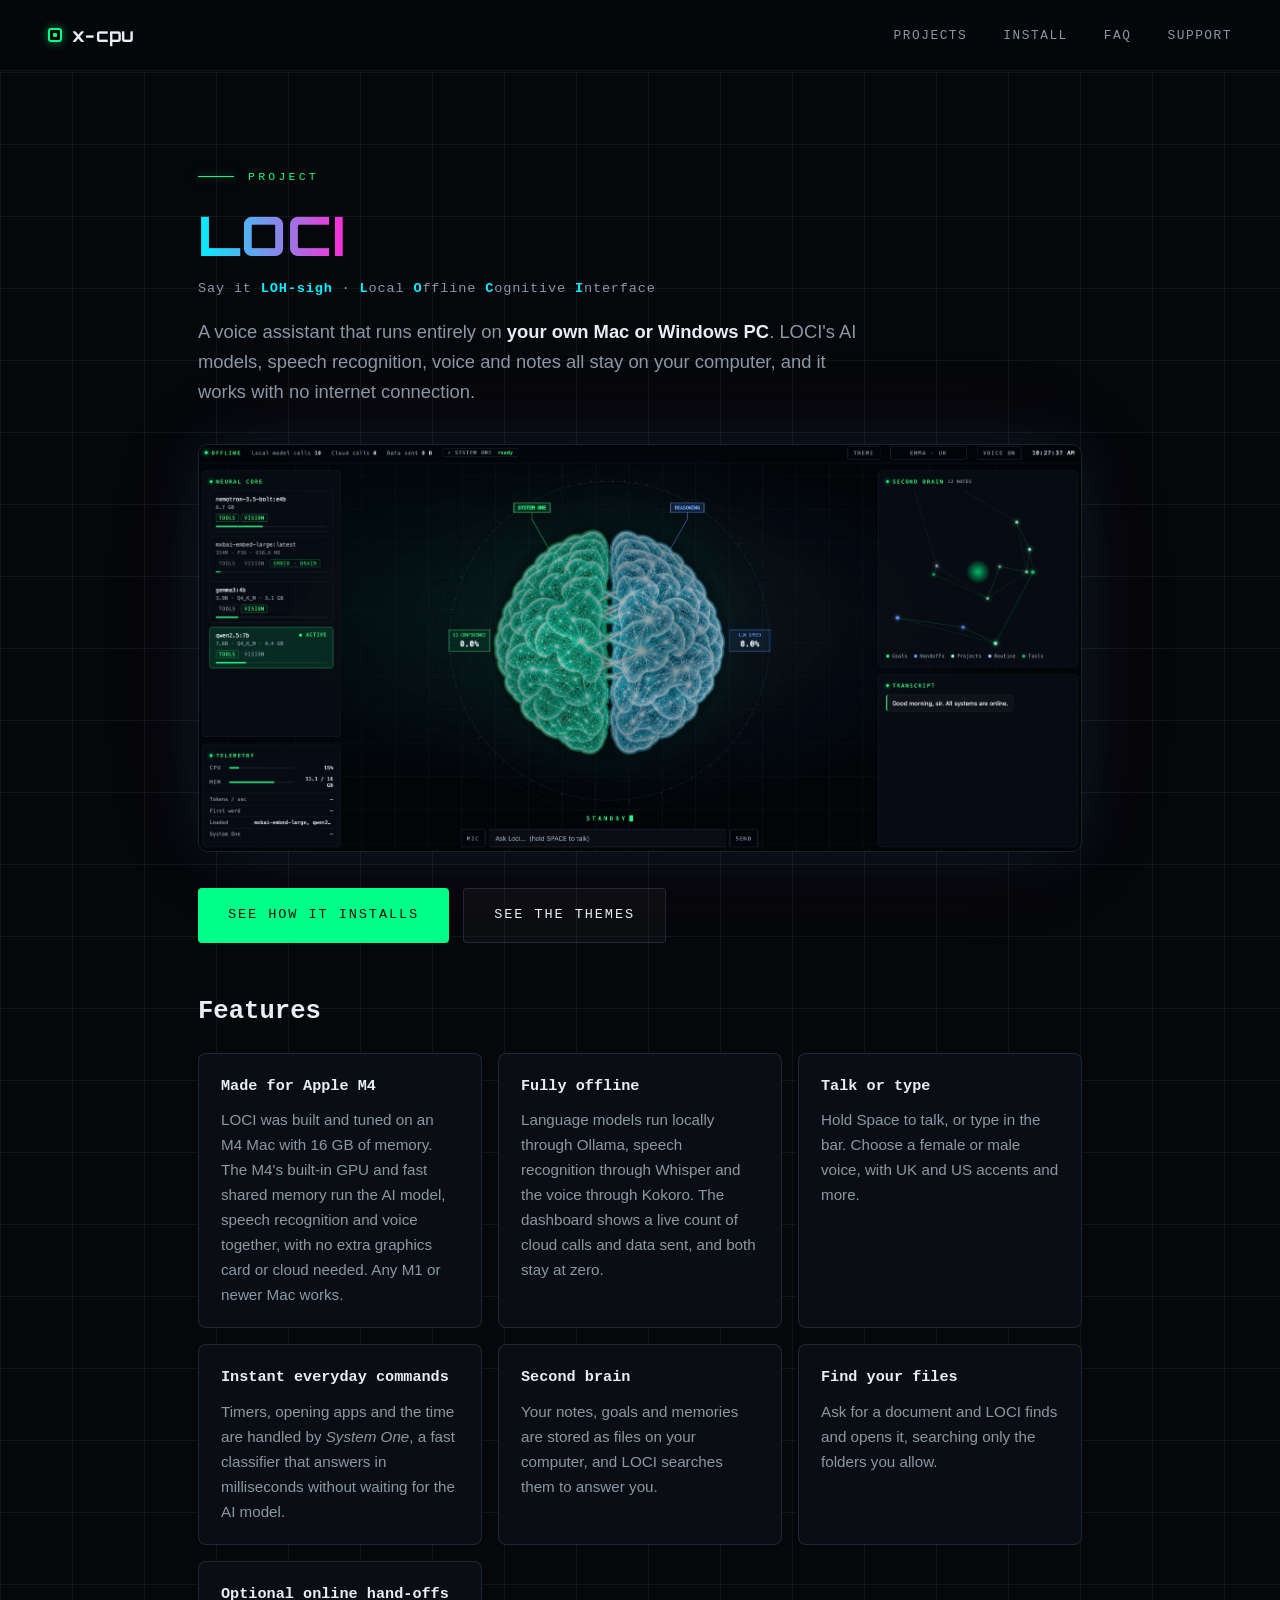
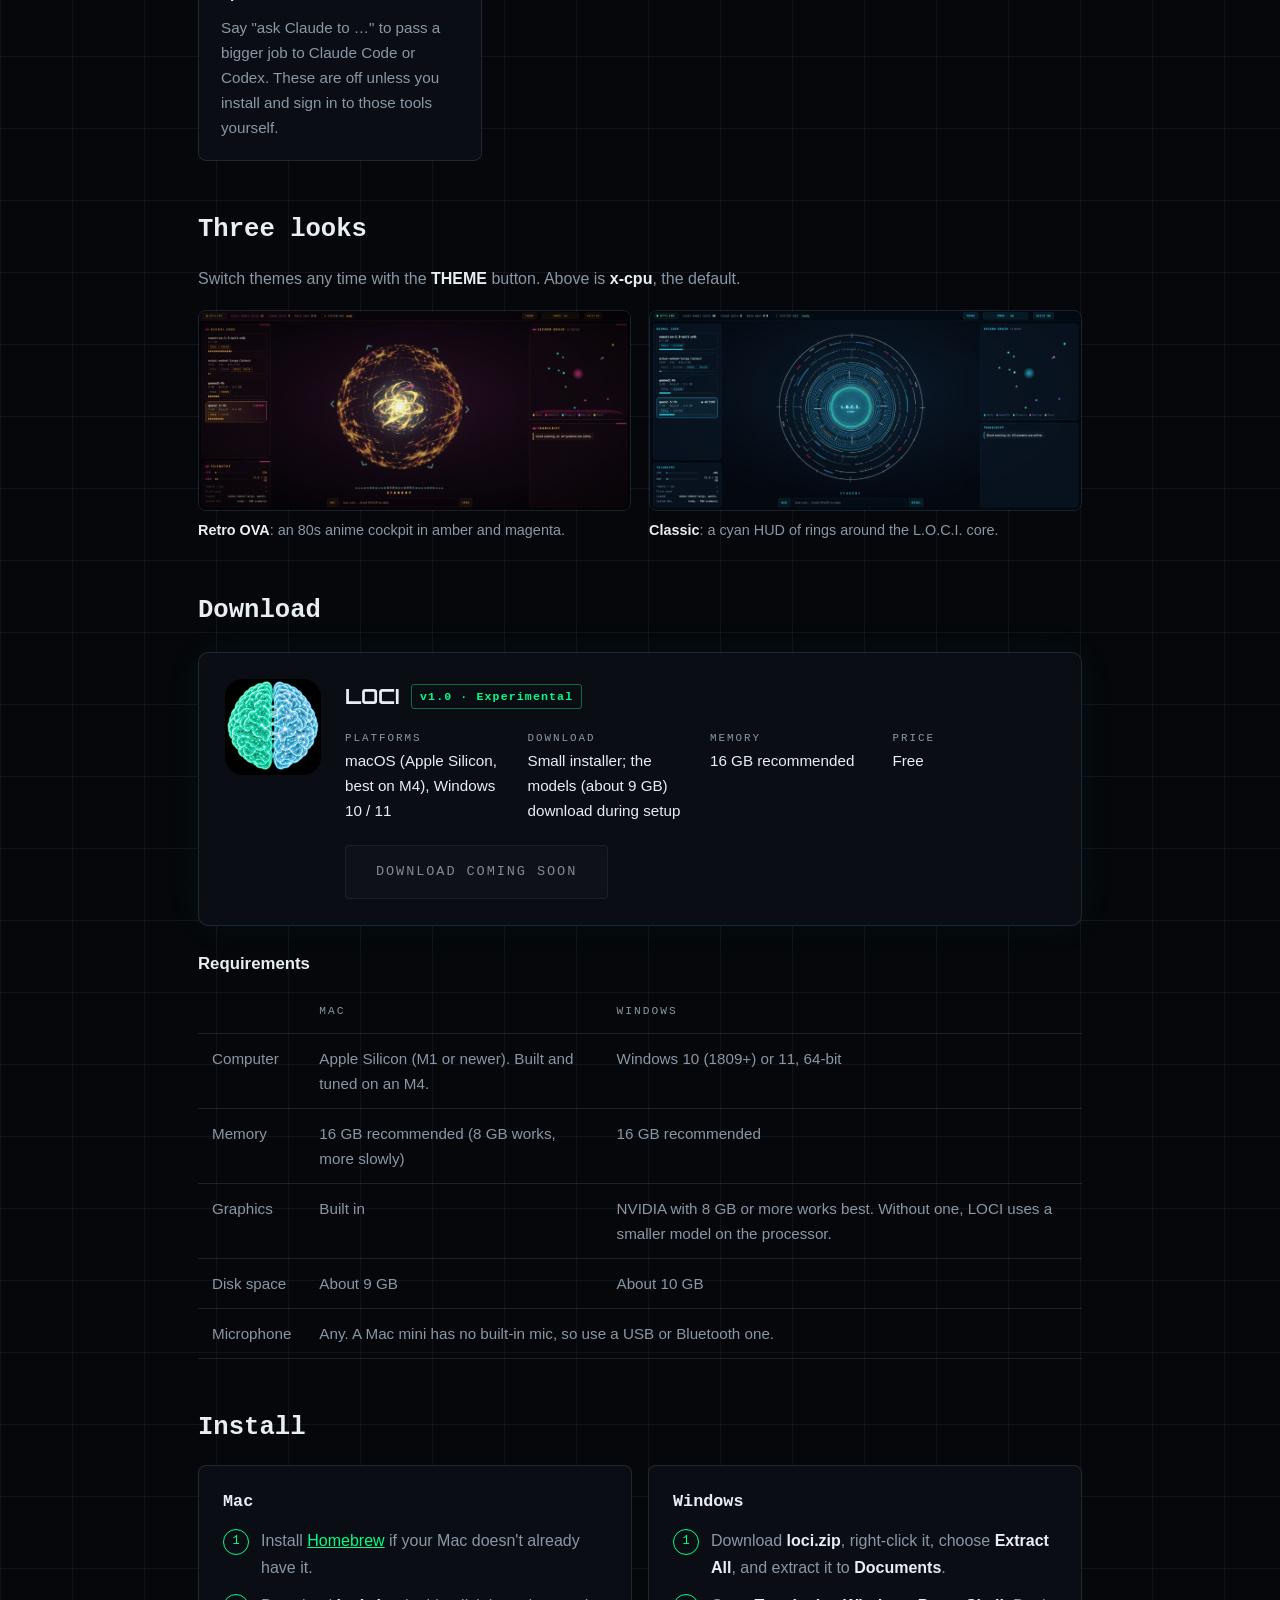
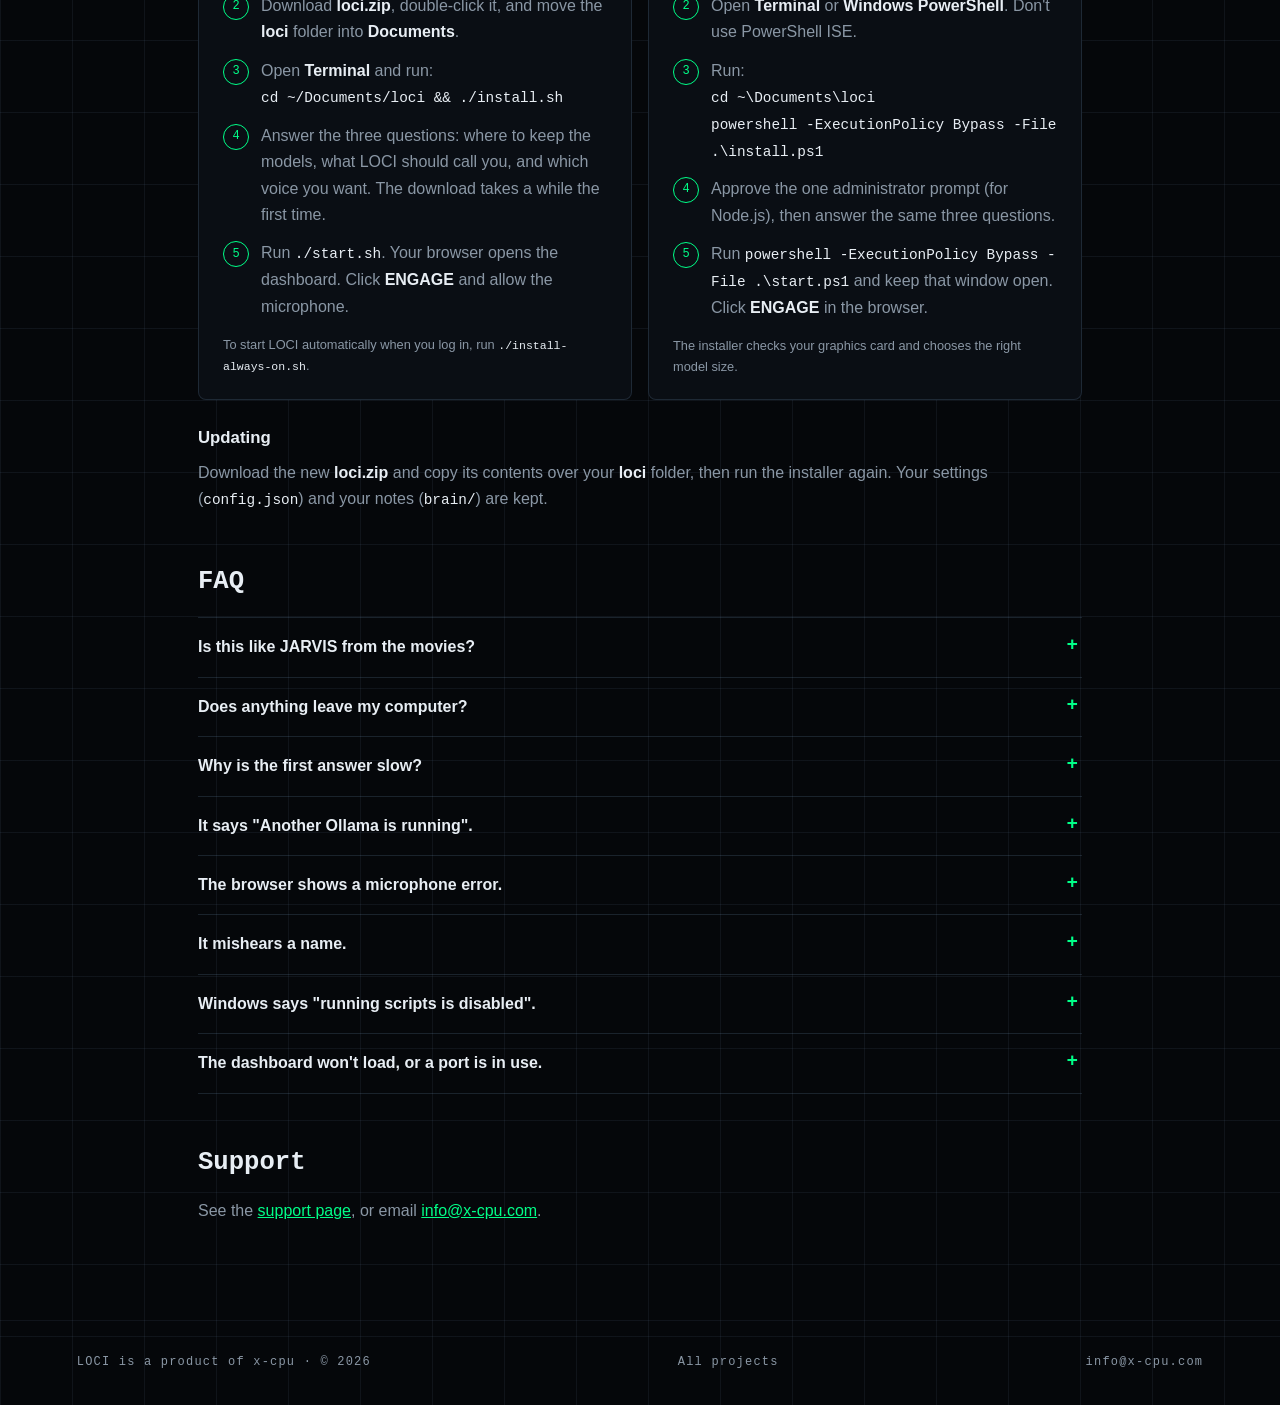
<file: loci/index.html>
<!DOCTYPE html>
<html lang="en">
<head>
<meta charset="UTF-8">
<meta name="viewport" content="width=device-width, initial-scale=1.0">
<title>LOCI (LOH-sigh) — private, offline voice assistant for Mac &amp; Windows · x-cpu</title>
<meta name="description" content="LOCI is a voice assistant that runs entirely on your own Mac or Windows PC. Local AI models, local speech, local notes. Nothing is sent to the cloud unless you ask it to.">
<meta property="og:title" content="LOCI — a private voice assistant that runs on your own computer">
<meta property="og:description" content="Local AI models, local speech recognition and voice, and a second brain of notes that never leaves your machine.">
<meta property="og:type" content="website">
<meta property="og:url" content="https://x-cpu.com/loci/">
<meta property="og:image" content="https://x-cpu.com/loci/img/loci-xcpu.jpg">
<meta name="theme-color" content="#05070a">
<link rel="icon" type="image/png" href="/loci/img/loci-icon.png">
<link rel="preconnect" href="https://fonts.googleapis.com">
<link rel="preconnect" href="https://fonts.gstatic.com" crossorigin>
<link href="https://fonts.googleapis.com/css2?family=Orbitron:wght@500;700;800&display=swap" rel="stylesheet">
<link rel="stylesheet" href="/assets/subpage.css">
</head>
<body>

<nav>
  <a class="brand" href="/" aria-label="x-cpu home"><span class="chip" aria-hidden="true"></span>x-cpu</a>
  <div class="nav-links">
    <a href="/projects/">Projects</a>
    <a href="#install">Install</a>
    <a href="#faq">FAQ</a>
    <a href="/support/">Support</a>
  </div>
</nav>

<main>
  <div class="section-label">Project</div>
  <h1><span class="neon">LOCI</span></h1>
  <p class="pronounce">Say it <strong>LOH-sigh</strong> &middot; <strong>L</strong>ocal <strong>O</strong>ffline <strong>C</strong>ognitive <strong>I</strong>nterface</p>
  <p class="lede">A voice assistant that runs entirely on <strong>your own Mac or Windows PC</strong>. LOCI's AI models, speech recognition, voice and notes all stay on your computer, and it works with no internet connection.</p>

  <img class="hero-art" src="/loci/img/loci-xcpu.jpg" width="1901" height="876" alt="The LOCI dashboard in the x-cpu theme: a glowing two-sided brain for System One and reasoning in the centre, the loaded AI models on the left, a map of notes and the transcript on the right">

  <div class="actions">
    <a class="btn btn-primary" href="#install">See how it installs</a>
    <a class="btn btn-ghost" href="#looks">See the themes</a>
  </div>

  <h2>Features</h2>
  <div class="features">
    <div class="feature"><h3>Made for Apple M4</h3><p>LOCI was built and tuned on an M4 Mac with 16 GB of memory. The M4's built-in GPU and fast shared memory run the AI model, speech recognition and voice together, with no extra graphics card or cloud needed. Any M1 or newer Mac works.</p></div>
    <div class="feature"><h3>Fully offline</h3><p>Language models run locally through Ollama, speech recognition through Whisper and the voice through Kokoro. The dashboard shows a live count of cloud calls and data sent, and both stay at zero.</p></div>
    <div class="feature"><h3>Talk or type</h3><p>Hold Space to talk, or type in the bar. Choose a female or male voice, with UK and US accents and more.</p></div>
    <div class="feature"><h3>Instant everyday commands</h3><p>Timers, opening apps and the time are handled by <em>System One</em>, a fast classifier that answers in milliseconds without waiting for the AI model.</p></div>
    <div class="feature"><h3>Second brain</h3><p>Your notes, goals and memories are stored as files on your computer, and LOCI searches them to answer you.</p></div>
    <div class="feature"><h3>Find your files</h3><p>Ask for a document and LOCI finds and opens it, searching only the folders you allow.</p></div>
    <div class="feature"><h3>Optional online hand-offs</h3><p>Say "ask Claude to …" to pass a bigger job to Claude Code or Codex. These are off unless you install and sign in to those tools yourself.</p></div>
  </div>

  <h2 id="looks">Three looks</h2>
  <p>Switch themes any time with the <strong>THEME</strong> button. Above is <strong>x-cpu</strong>, the default.</p>
  <div class="shots">
    <figure><img src="/loci/img/loci-ova.jpg" width="1900" height="875" loading="lazy" alt="The LOCI dashboard in the Retro OVA theme: an amber and magenta energy sphere in an 80s anime cockpit"><figcaption><strong>Retro OVA</strong>: an 80s anime cockpit in amber and magenta.</figcaption></figure>
    <figure><img src="/loci/img/loci-classic.jpg" width="1900" height="875" loading="lazy" alt="The LOCI dashboard in the Classic theme: a cyan HUD of rings around an L.O.C.I. core"><figcaption><strong>Classic</strong>: a cyan HUD of rings around the L.O.C.I. core.</figcaption></figure>
  </div>

  <h2 id="download">Download</h2>
  <div class="download-card">
    <img src="/loci/img/loci-icon.png" width="96" height="96" alt="">
    <div class="download-body">
      <div class="download-title">LOCI <span class="tag">v1.0 · Experimental</span></div>
      <dl class="specs">
        <div><dt>Platforms</dt><dd>macOS (Apple Silicon, best on M4), Windows 10 / 11</dd></div>
        <div><dt>Download</dt><dd>Small installer; the models (about 9 GB) download during setup</dd></div>
        <div><dt>Memory</dt><dd>16 GB recommended</dd></div>
        <div><dt>Price</dt><dd>Free</dd></div>
      </dl>
      <a class="btn btn-ghost" aria-disabled="true">Download coming soon</a>
    </div>
  </div>

  <h3>Requirements</h3>
  <div class="table-wrap">
    <table>
      <thead><tr><th></th><th>Mac</th><th>Windows</th></tr></thead>
      <tbody>
        <tr><td>Computer</td><td>Apple Silicon (M1 or newer). Built and tuned on an M4.</td><td>Windows 10 (1809+) or 11, 64-bit</td></tr>
        <tr><td>Memory</td><td>16 GB recommended (8 GB works, more slowly)</td><td>16 GB recommended</td></tr>
        <tr><td>Graphics</td><td>Built in</td><td>NVIDIA with 8 GB or more works best. Without one, LOCI uses a smaller model on the processor.</td></tr>
        <tr><td>Disk space</td><td>About 9 GB</td><td>About 10 GB</td></tr>
        <tr><td>Microphone</td><td colspan="2">Any. A Mac mini has no built-in mic, so use a USB or Bluetooth one.</td></tr>
      </tbody>
    </table>
  </div>

  <h2 id="install">Install</h2>
  <div class="steps-grid">
    <div class="steps">
      <h3>Mac</h3>
      <ol>
        <li>Install <a href="https://brew.sh">Homebrew</a> if your Mac doesn't already have it.</li>
        <li>Download <strong>loci.zip</strong>, double-click it, and move the <strong>loci</strong> folder into <strong>Documents</strong>.</li>
        <li>Open <strong>Terminal</strong> and run:<br><code>cd ~/Documents/loci &amp;&amp; ./install.sh</code></li>
        <li>Answer the three questions: where to keep the models, what LOCI should call you, and which voice you want. The download takes a while the first time.</li>
        <li>Run <code>./start.sh</code>. Your browser opens the dashboard. Click <strong>ENGAGE</strong> and allow the microphone.</li>
      </ol>
      <p class="fine">To start LOCI automatically when you log in, run <code>./install-always-on.sh</code>.</p>
    </div>
    <div class="steps">
      <h3>Windows</h3>
      <ol>
        <li>Download <strong>loci.zip</strong>, right-click it, choose <strong>Extract All</strong>, and extract it to <strong>Documents</strong>.</li>
        <li>Open <strong>Terminal</strong> or <strong>Windows PowerShell</strong>. Don't use PowerShell ISE.</li>
        <li>Run:<br><code>cd ~\Documents\loci</code><br><code>powershell -ExecutionPolicy Bypass -File .\install.ps1</code></li>
        <li>Approve the one administrator prompt (for Node.js), then answer the same three questions.</li>
        <li>Run <code>powershell -ExecutionPolicy Bypass -File .\start.ps1</code> and keep that window open. Click <strong>ENGAGE</strong> in the browser.</li>
      </ol>
      <p class="fine">The installer checks your graphics card and chooses the right model size.</p>
    </div>
  </div>

  <h3>Updating</h3>
  <p>Download the new <strong>loci.zip</strong> and copy its contents over your <strong>loci</strong> folder, then run the installer again. Your settings (<code>config.json</code>) and your notes (<code>brain/</code>) are kept.</p>

  <h2 id="faq">FAQ</h2>
  <div class="faq">
    <details>
      <summary>Is this like JARVIS from the movies?</summary>
      <p>That's the idea: a talking assistant with a glowing HUD that knows your notes and runs your errands. Unlike the movie version, LOCI runs on your own computer and keeps everything to itself. LOCI is an independent project and isn't affiliated with Marvel or Disney.</p>
    </details>
    <details>
      <summary>Does anything leave my computer?</summary>
      <p>No. Models, speech and notes are all local, and there are no analytics. The only exception is a hand-off ("ask Claude to …"), which you have to set up yourself. Hand-offs send that one request to Claude Code or Codex.</p>
    </details>
    <details>
      <summary>Why is the first answer slow?</summary>
      <p>The first time after LOCI starts, the model has to load into memory. Later answers start in about a second. On Windows, the very first start after installing can take about two minutes.</p>
    </details>
    <details>
      <summary>It says "Another Ollama is running".</summary>
      <p>Quit the Ollama app from the menu bar or system tray, then start LOCI again. LOCI runs its own copy of Ollama with its own models folder.</p>
    </details>
    <details>
      <summary>The browser shows a microphone error.</summary>
      <p>Connect a microphone, select it in your computer's sound input settings, and allow microphone access for <code>localhost</code> in the browser.</p>
    </details>
    <details>
      <summary>It mishears a name.</summary>
      <p>Add the word to <code>vocabulary</code> in <code>config.json</code> and restart LOCI.</p>
    </details>
    <details>
      <summary>Windows says "running scripts is disabled".</summary>
      <p>Run scripts in the form <code>powershell -ExecutionPolicy Bypass -File .\script.ps1</code>, as shown in the install steps.</p>
    </details>
    <details>
      <summary>The dashboard won't load, or a port is in use.</summary>
      <p>Stop LOCI and start it again. Security or VPN software can take LOCI's ports; running the installer again picks free ones. Logs are in the <code>.logs</code> folder.</p>
    </details>
  </div>

  <h2>Support</h2>
  <p>See the <a href="/support/">support page</a>, or email <a href="mailto:info@x-cpu.com?subject=LOCI">info@x-cpu.com</a>.</p>
</main>

<footer>
  <span>LOCI is a product of <a href="/">x-cpu</a> &middot; &copy; 2026</span>
  <a href="/projects/">All projects</a>
  <a href="mailto:info@x-cpu.com">info@x-cpu.com</a>
</footer>

</body>
</html>
</file>
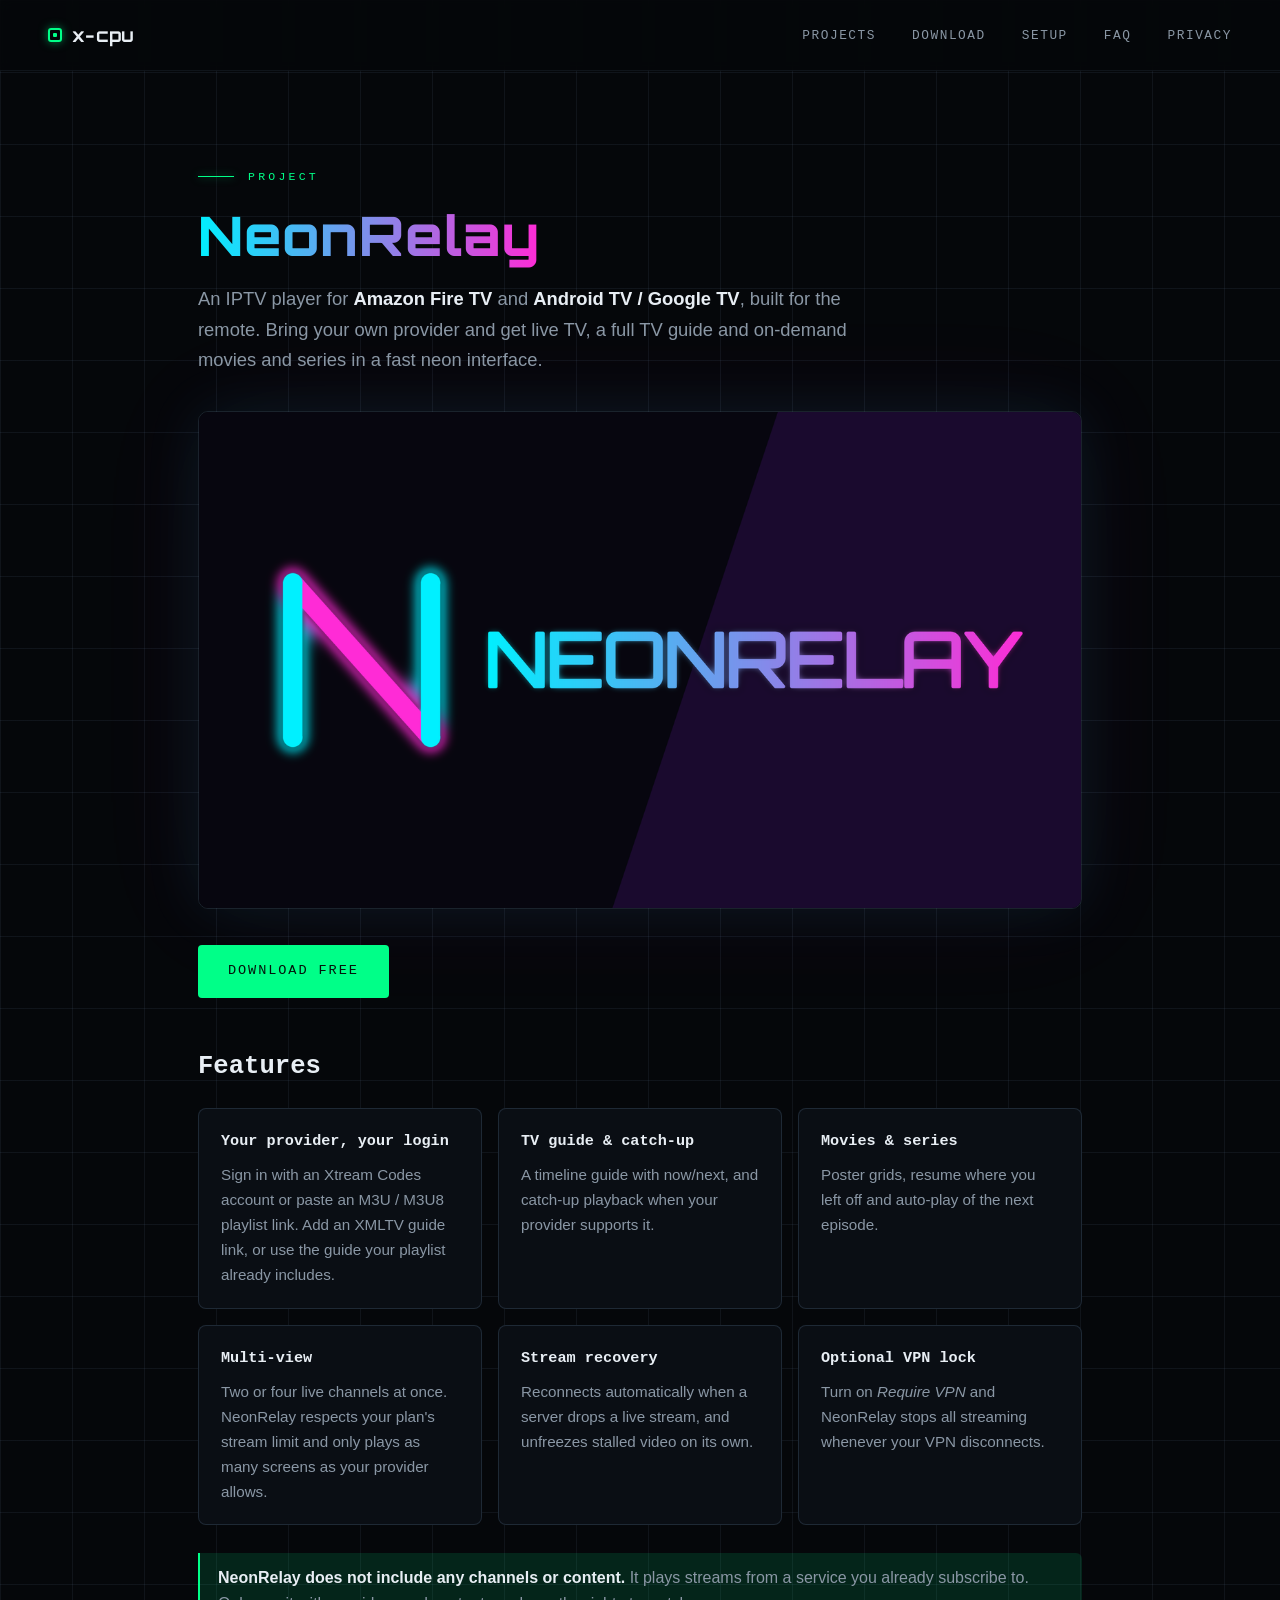
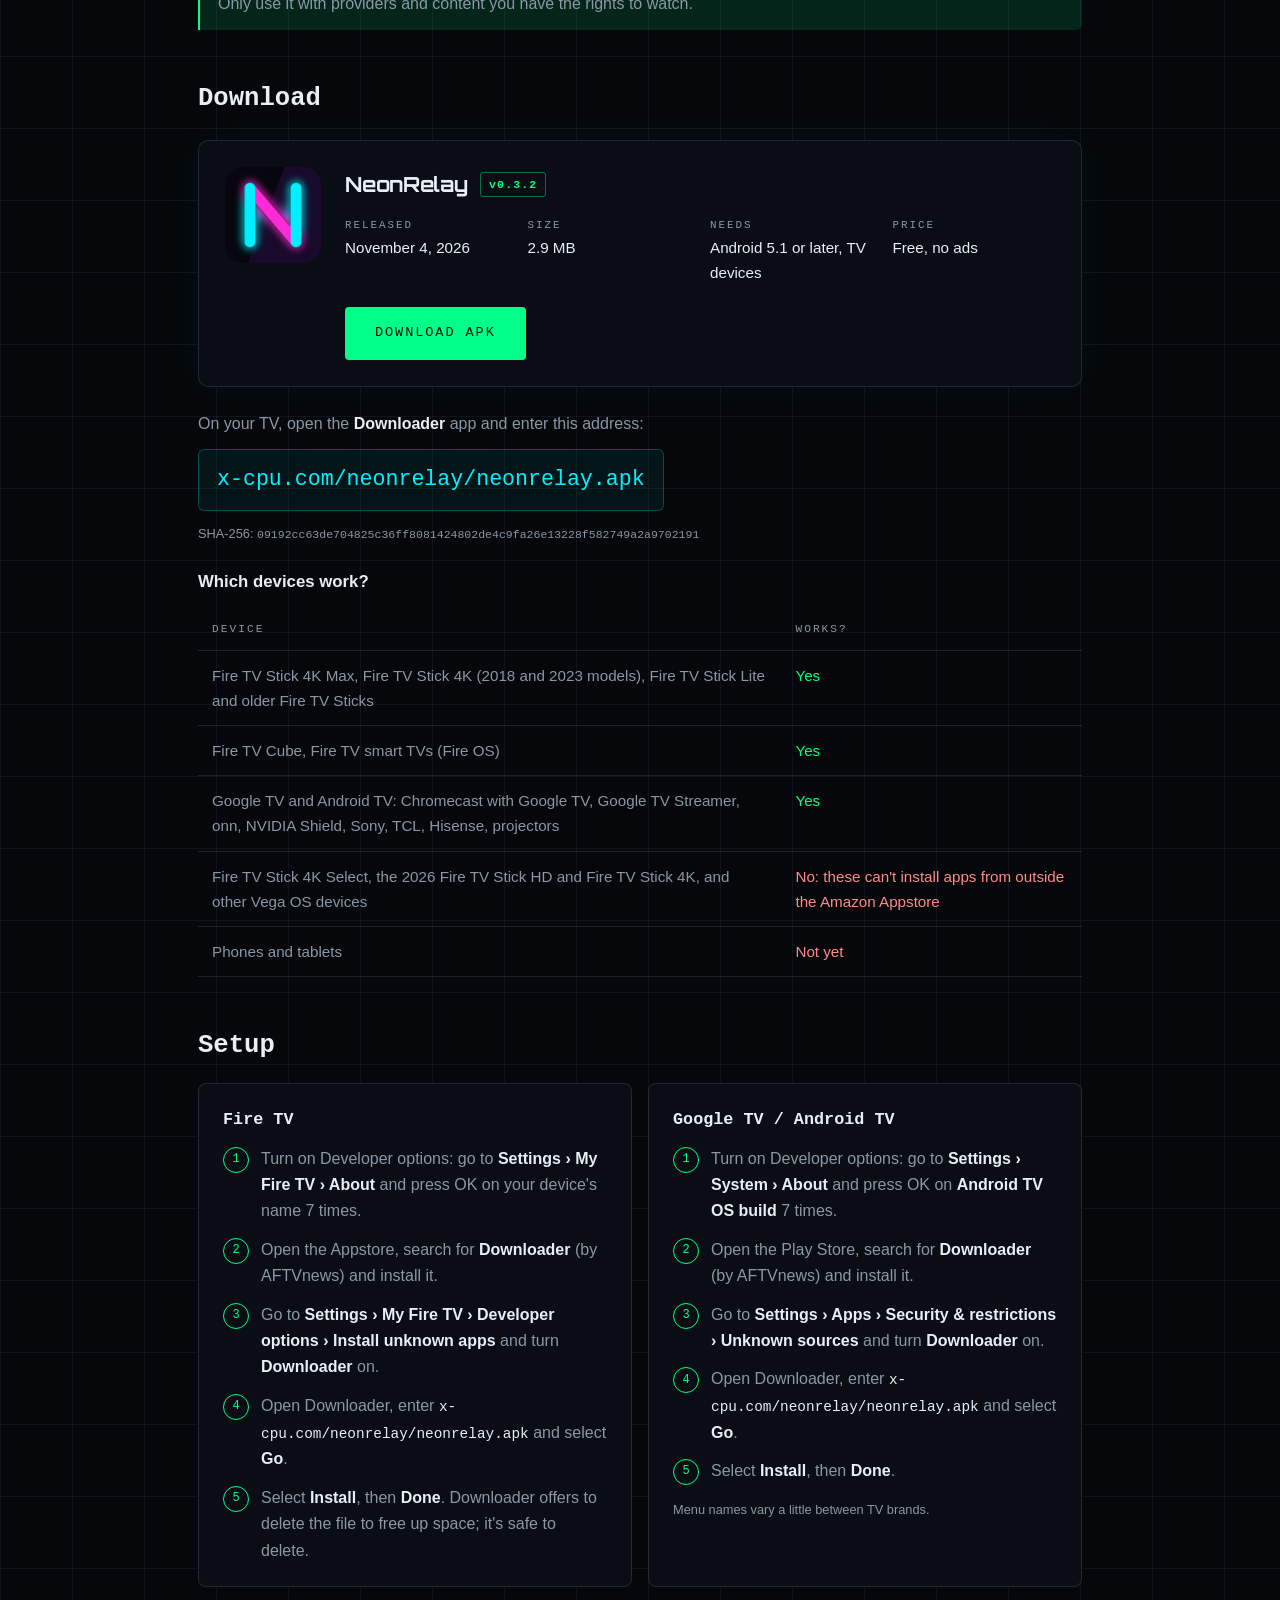
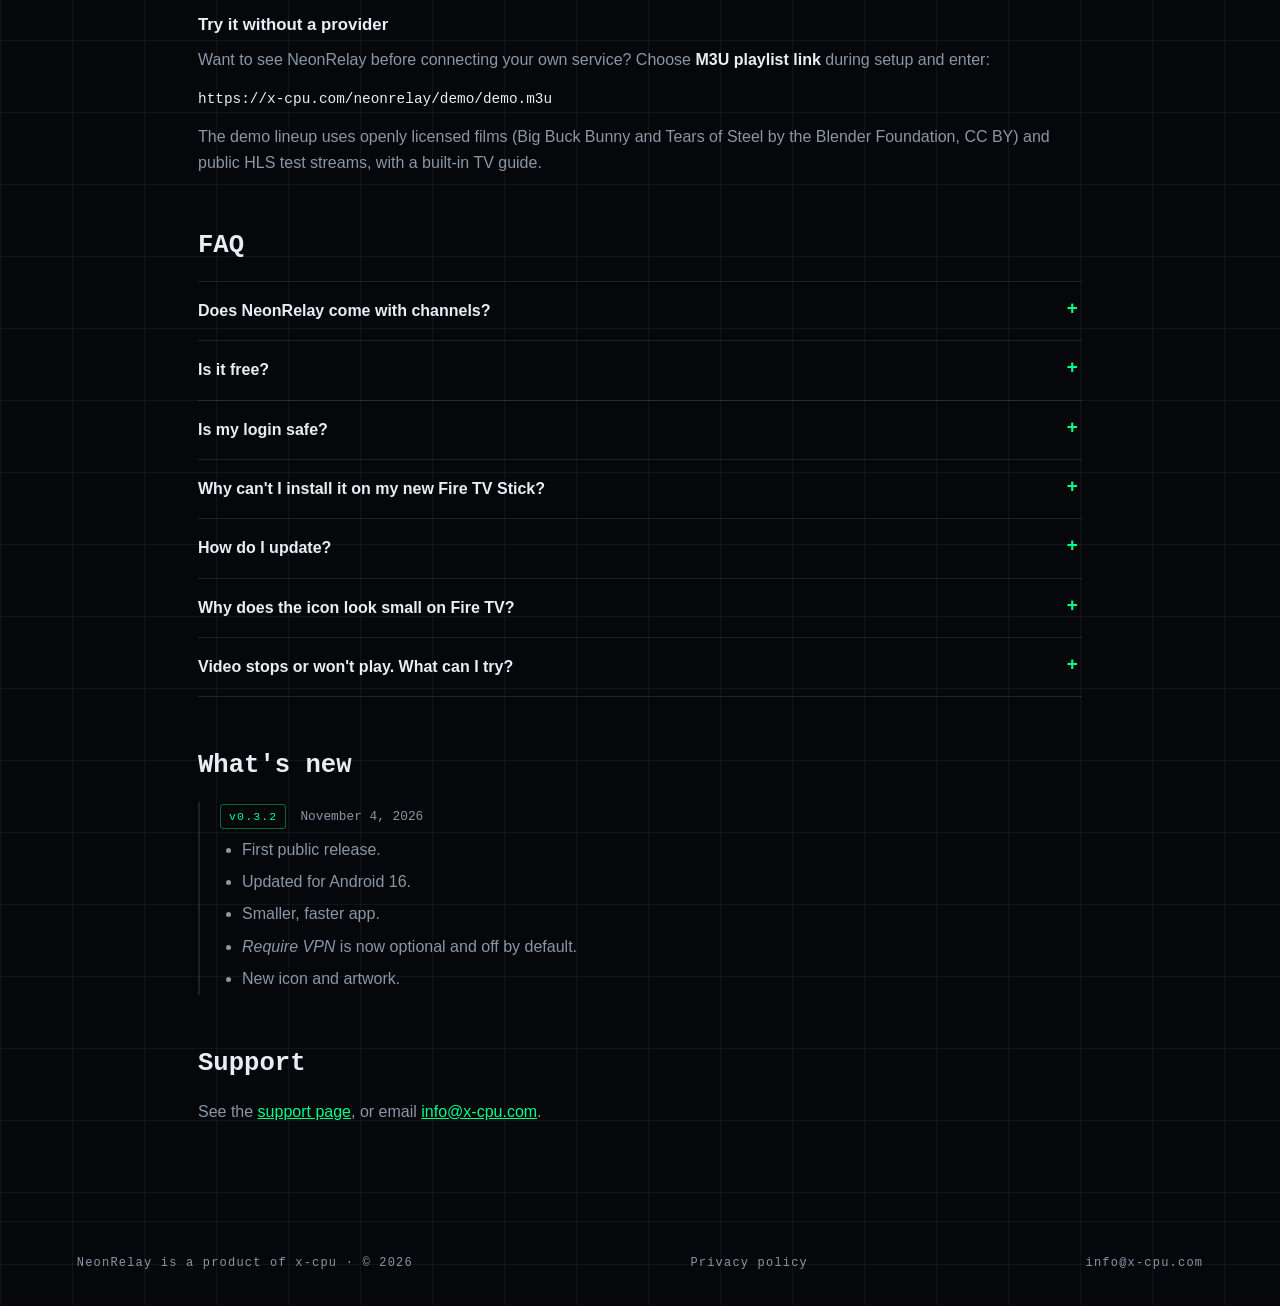
<file: neonrelay/index.html>
<!DOCTYPE html>
<html lang="en">
<head>
<meta charset="UTF-8">
<meta name="viewport" content="width=device-width, initial-scale=1.0">
<title>NeonRelay — IPTV player for Fire TV &amp; Android TV · x-cpu</title>
<meta name="description" content="NeonRelay is a fast, remote-friendly IPTV player for Amazon Fire TV and Android TV / Google TV. Bring your own provider: Xtream Codes login or M3U playlist, with a full TV guide. Free download.">
<meta property="og:title" content="NeonRelay — IPTV player for Fire TV &amp; Android TV">
<meta property="og:description" content="Bring your own provider. Live TV, TV guide, catch-up, movies and series in a neon interface built for the remote.">
<meta property="og:type" content="website">
<meta property="og:url" content="https://x-cpu.com/neonrelay/">
<meta property="og:image" content="https://x-cpu.com/neonrelay/img/neonrelay-banner.png">
<meta name="theme-color" content="#05070a">
<link rel="icon" type="image/png" href="/neonrelay/img/neonrelay-icon.png">
<link rel="preconnect" href="https://fonts.googleapis.com">
<link rel="preconnect" href="https://fonts.gstatic.com" crossorigin>
<link href="https://fonts.googleapis.com/css2?family=Orbitron:wght@500;700;800&display=swap" rel="stylesheet">
<link rel="stylesheet" href="/assets/subpage.css">
</head>
<body>

<nav>
  <a class="brand" href="/" aria-label="x-cpu home"><span class="chip" aria-hidden="true"></span>x-cpu</a>
  <div class="nav-links">
    <a href="/projects/">Projects</a>
    <a href="#download">Download</a>
    <a href="#setup">Setup</a>
    <a href="#faq">FAQ</a>
    <a href="/neonrelay/privacy/">Privacy</a>
  </div>
</nav>

<main>
  <div class="section-label">Project</div>
  <h1><span class="neon">NeonRelay</span></h1>
  <p class="lede">An IPTV player for <strong>Amazon Fire TV</strong> and <strong>Android TV / Google TV</strong>, built for the remote. Bring your own provider and get live TV, a full TV guide and on-demand movies and series in a fast neon interface.</p>

  <img class="hero-art" src="/neonrelay/img/neonrelay-banner.png" width="1280" height="720" alt="NeonRelay logo: a neon cyan and magenta N with circuit traces">

  <div class="actions">
    <a class="btn btn-primary" href="#download">Download free</a>
  </div>

  <h2>Features</h2>
  <div class="features">
    <div class="feature"><h3>Your provider, your login</h3><p>Sign in with an Xtream Codes account or paste an M3U / M3U8 playlist link. Add an XMLTV guide link, or use the guide your playlist already includes.</p></div>
    <div class="feature"><h3>TV guide &amp; catch-up</h3><p>A timeline guide with now/next, and catch-up playback when your provider supports it.</p></div>
    <div class="feature"><h3>Movies &amp; series</h3><p>Poster grids, resume where you left off and auto-play of the next episode.</p></div>
    <div class="feature"><h3>Multi-view</h3><p>Two or four live channels at once. NeonRelay respects your plan's stream limit and only plays as many screens as your provider allows.</p></div>
    <div class="feature"><h3>Stream recovery</h3><p>Reconnects automatically when a server drops a live stream, and unfreezes stalled video on its own.</p></div>
    <div class="feature"><h3>Optional VPN lock</h3><p>Turn on <em>Require VPN</em> and NeonRelay stops all streaming whenever your VPN disconnects.</p></div>
  </div>

  <p class="note"><strong>NeonRelay does not include any channels or content.</strong> It plays streams from a service you already subscribe to. Only use it with providers and content you have the rights to watch.</p>

  <h2 id="download">Download</h2>
  <div class="download-card">
    <img src="/neonrelay/img/neonrelay-icon.png" width="96" height="96" alt="">
    <div class="download-body">
      <div class="download-title">NeonRelay <span class="tag">v0.3.2</span></div>
      <dl class="specs">
        <div><dt>Released</dt><dd>November 4, 2026</dd></div>
        <div><dt>Size</dt><dd>2.9 MB</dd></div>
        <div><dt>Needs</dt><dd>Android 5.1 or later, TV devices</dd></div>
        <div><dt>Price</dt><dd>Free, no ads</dd></div>
      </dl>
      <a class="btn btn-primary" href="/neonrelay/neonrelay.apk" download>Download APK</a>
    </div>
  </div>
  <p>On your TV, open the <strong>Downloader</strong> app and enter this address:</p>
  <p class="big-url"><code>x-cpu.com/neonrelay/neonrelay.apk</code></p>
  <p class="fine">SHA-256: <code class="hash">09192cc63de704825c36ff8081424802de4c9fa26e13228f582749a2a9702191</code></p>

  <h3>Which devices work?</h3>
  <div class="table-wrap">
    <table>
      <thead><tr><th>Device</th><th>Works?</th></tr></thead>
      <tbody>
        <tr><td>Fire TV Stick 4K Max, Fire TV Stick 4K (2018 and 2023 models), Fire TV Stick Lite and older Fire TV Sticks</td><td class="yes">Yes</td></tr>
        <tr><td>Fire TV Cube, Fire TV smart TVs (Fire OS)</td><td class="yes">Yes</td></tr>
        <tr><td>Google TV and Android TV: Chromecast with Google TV, Google TV Streamer, onn, NVIDIA Shield, Sony, TCL, Hisense, projectors</td><td class="yes">Yes</td></tr>
        <tr><td>Fire TV Stick 4K Select, the 2026 Fire TV Stick HD and Fire TV Stick 4K, and other Vega OS devices</td><td class="no">No: these can't install apps from outside the Amazon Appstore</td></tr>
        <tr><td>Phones and tablets</td><td class="no">Not yet</td></tr>
      </tbody>
    </table>
  </div>

  <h2 id="setup">Setup</h2>
  <div class="steps-grid">
    <div class="steps">
      <h3>Fire TV</h3>
      <ol>
        <li>Turn on Developer options: go to <strong>Settings &rsaquo; My Fire TV &rsaquo; About</strong> and press OK on your device's name 7 times.</li>
        <li>Open the Appstore, search for <strong>Downloader</strong> (by AFTVnews) and install it.</li>
        <li>Go to <strong>Settings &rsaquo; My Fire TV &rsaquo; Developer options &rsaquo; Install unknown apps</strong> and turn <strong>Downloader</strong> on.</li>
        <li>Open Downloader, enter <code>x-cpu.com/neonrelay/neonrelay.apk</code> and select <strong>Go</strong>.</li>
        <li>Select <strong>Install</strong>, then <strong>Done</strong>. Downloader offers to delete the file to free up space; it's safe to delete.</li>
      </ol>
    </div>
    <div class="steps">
      <h3>Google TV / Android TV</h3>
      <ol>
        <li>Turn on Developer options: go to <strong>Settings &rsaquo; System &rsaquo; About</strong> and press OK on <strong>Android TV OS build</strong> 7 times.</li>
        <li>Open the Play Store, search for <strong>Downloader</strong> (by AFTVnews) and install it.</li>
        <li>Go to <strong>Settings &rsaquo; Apps &rsaquo; Security &amp; restrictions &rsaquo; Unknown sources</strong> and turn <strong>Downloader</strong> on.</li>
        <li>Open Downloader, enter <code>x-cpu.com/neonrelay/neonrelay.apk</code> and select <strong>Go</strong>.</li>
        <li>Select <strong>Install</strong>, then <strong>Done</strong>.</li>
      </ol>
      <p class="fine">Menu names vary a little between TV brands.</p>
    </div>
  </div>

  <h3>Try it without a provider</h3>
  <p>Want to see NeonRelay before connecting your own service? Choose <strong>M3U playlist link</strong> during setup and enter:</p>
  <p><code>https://x-cpu.com/neonrelay/demo/demo.m3u</code></p>
  <p>The demo lineup uses openly licensed films (Big Buck Bunny and Tears of Steel by the Blender Foundation, CC BY) and public HLS test streams, with a built-in TV guide.</p>

  <h2 id="faq">FAQ</h2>
  <div class="faq">
    <details>
      <summary>Does NeonRelay come with channels?</summary>
      <p>No. NeonRelay is a player only. You need a subscription from a TV service provider that gives you an Xtream Codes login or an M3U playlist link.</p>
    </details>
    <details>
      <summary>Is it free?</summary>
      <p>Yes. No ads, no accounts, no in-app purchases.</p>
    </details>
    <details>
      <summary>Is my login safe?</summary>
      <p>Your login is stored only on your TV and is sent only to your provider, never to x-cpu. NeonRelay has no analytics or tracking. See the <a href="/neonrelay/privacy/">privacy policy</a>.</p>
    </details>
    <details>
      <summary>Why can't I install it on my new Fire TV Stick?</summary>
      <p>Amazon's newest sticks (Fire TV Stick 4K Select, and the 2026 Fire TV Stick HD and Fire TV Stick 4K) run Vega OS, which can only install apps from the Amazon Appstore. NeonRelay works on Fire TV devices that run Fire OS, which includes every Fire TV Stick 4K Max, Fire TV Cube and Fire TV smart TV.</p>
    </details>
    <details>
      <summary>How do I update?</summary>
      <p>Repeat the download step with the same address. Installing the new version over the old one keeps your login, favorites and history.</p>
    </details>
    <details>
      <summary>Why does the icon look small on Fire TV?</summary>
      <p>Fire TV shows apps installed from outside the Amazon Appstore as a small icon in a grey tile. It's a Fire TV limitation and doesn't affect the app.</p>
    </details>
    <details>
      <summary>Video stops or won't play. What can I try?</summary>
      <p>NeonRelay retries dropped streams on its own. If a channel still won't play, check it on another device first: most playback errors come from the provider or the stream itself. If you turned on <em>Require VPN</em>, make sure your VPN is connected.</p>
    </details>
  </div>

  <h2 id="changelog">What's new</h2>
  <div class="changelog">
    <div class="release">
      <div class="release-head"><span class="tag">v0.3.2</span><span>November 4, 2026</span></div>
      <ul>
        <li>First public release.</li>
        <li>Updated for Android 16.</li>
        <li>Smaller, faster app.</li>
        <li><em>Require VPN</em> is now optional and off by default.</li>
        <li>New icon and artwork.</li>
      </ul>
    </div>
  </div>

  <h2>Support</h2>
  <p>See the <a href="/support/">support page</a>, or email <a href="mailto:info@x-cpu.com?subject=NeonRelay">info@x-cpu.com</a>.</p>
</main>

<footer>
  <span>NeonRelay is a product of <a href="/">x-cpu</a> &middot; &copy; 2026</span>
  <a href="/neonrelay/privacy/">Privacy policy</a>
  <a href="mailto:info@x-cpu.com">info@x-cpu.com</a>
</footer>

</body>
</html>
</file>
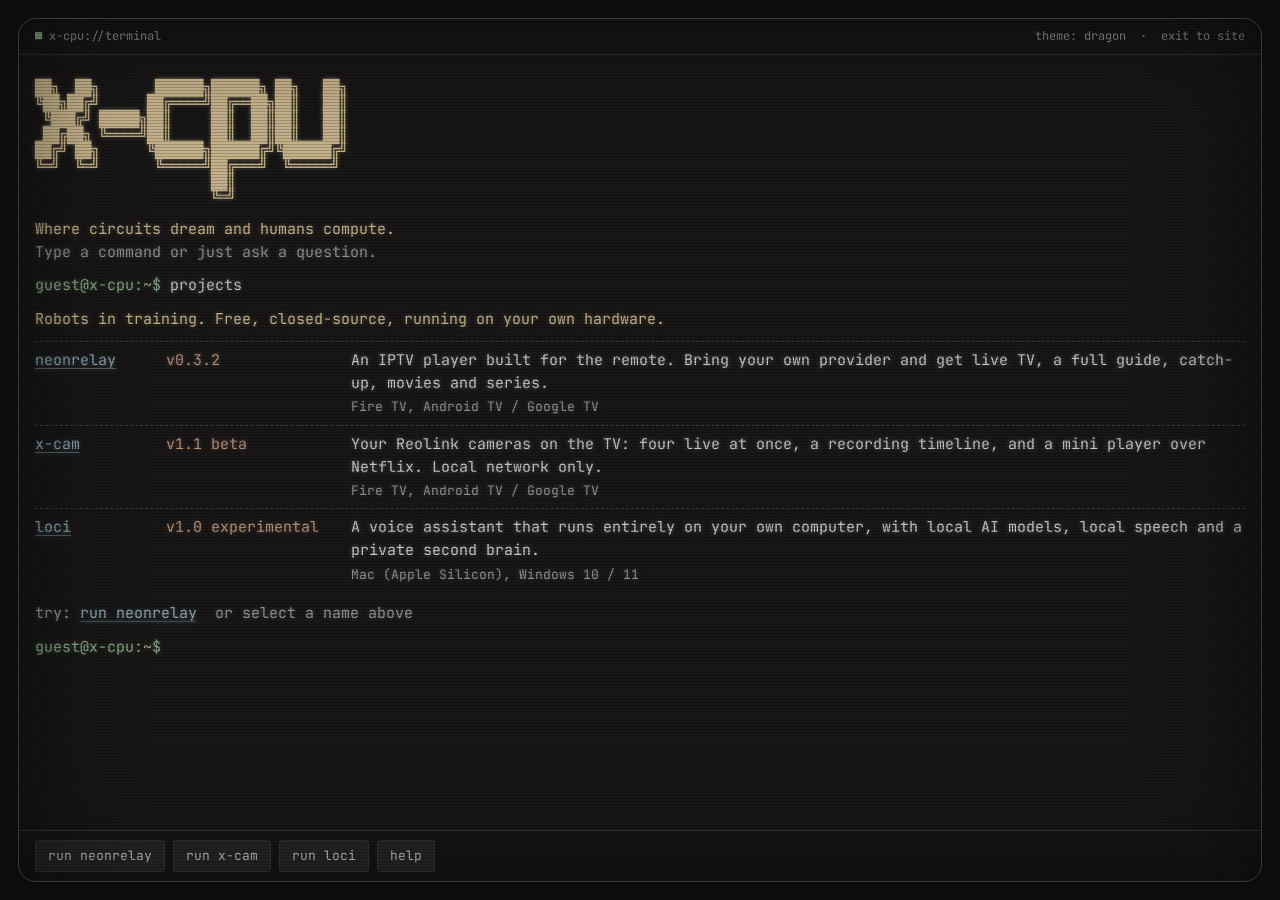
<file: projects/index.html>
<!DOCTYPE html>
<html lang="en">
<head>
<meta charset="UTF-8">
<title>Projects · x-cpu</title>
<meta name="robots" content="noindex">
<link rel="canonical" href="https://x-cpu.com/terminal/">
<meta http-equiv="refresh" content="0;url=/terminal/?cmd=projects">
<script>location.replace('/terminal/?cmd=projects');</script>
</head>
<body style="background:#181616;color:#c5c9c5;font-family:monospace">
<p>Projects now live in the <a href="/terminal/?cmd=projects" style="color:#8ba4b0">x-cpu terminal</a>.</p>
</body>
</html>
</file>
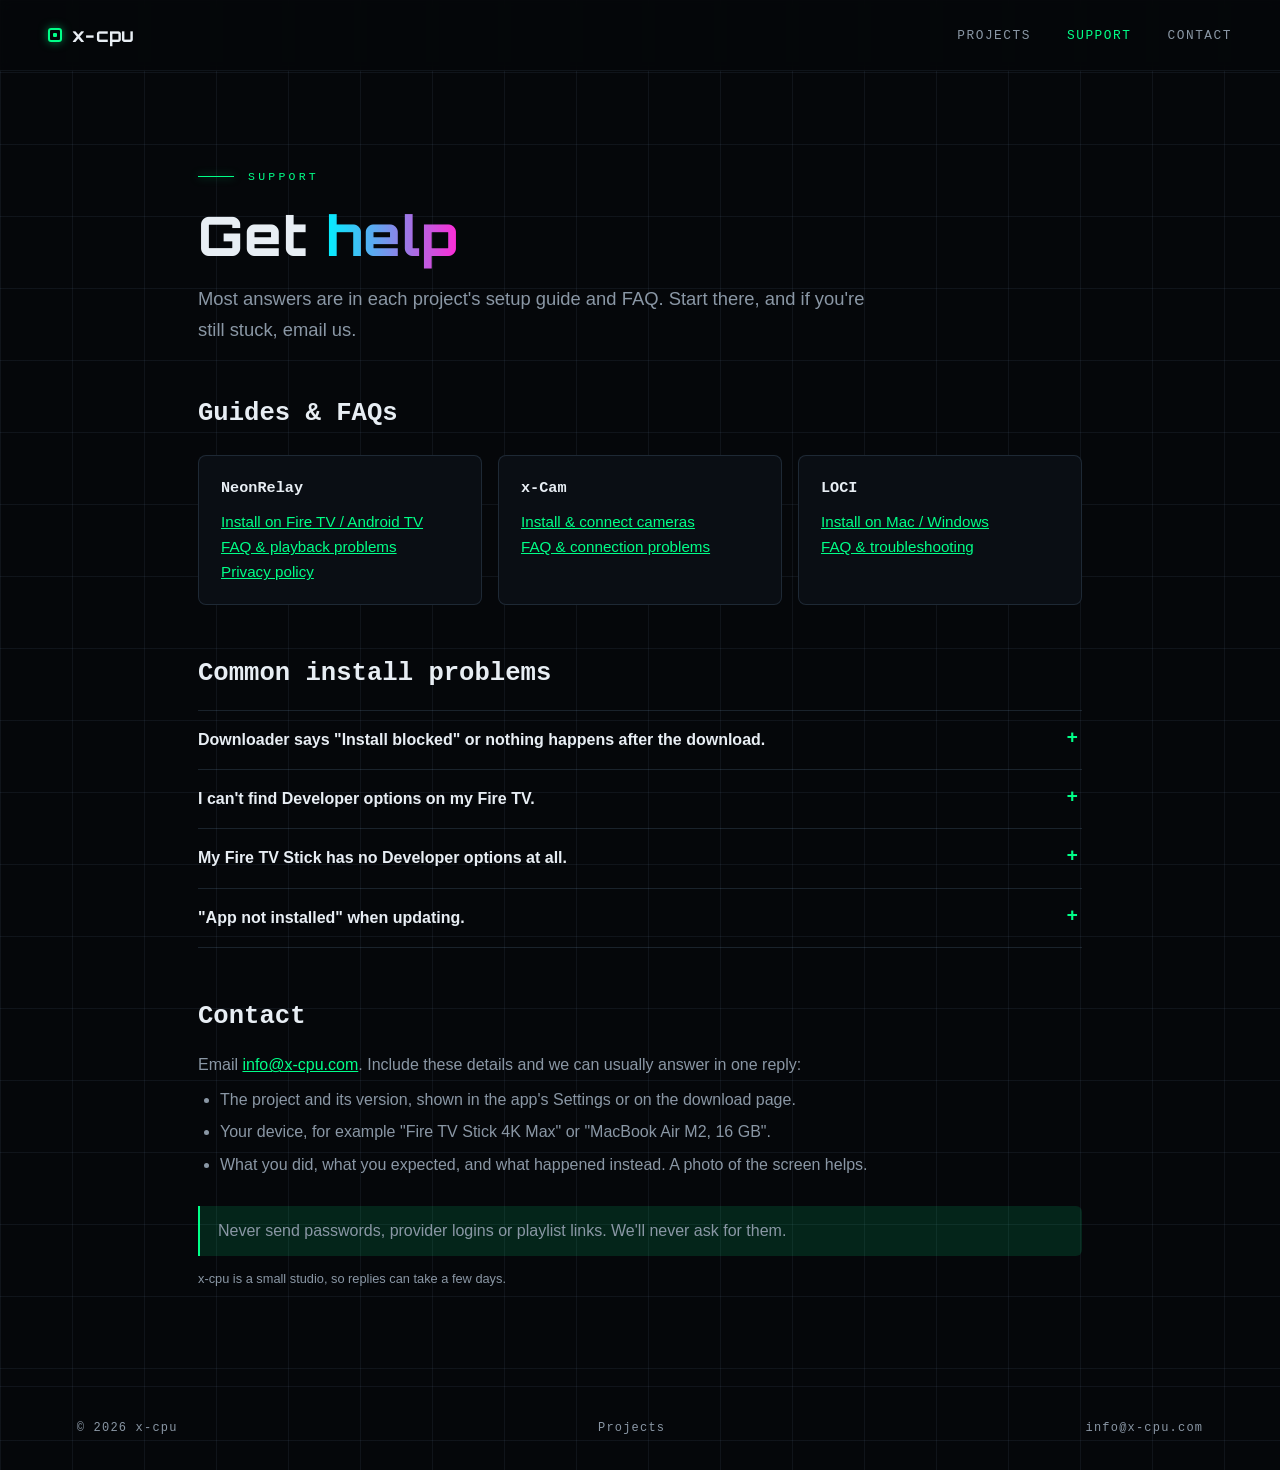
<file: support/index.html>
<!DOCTYPE html>
<html lang="en">
<head>
<meta charset="UTF-8">
<meta name="viewport" content="width=device-width, initial-scale=1.0">
<title>Support · x-cpu</title>
<meta name="description" content="Help with installing and using NeonRelay, x-Cam and LOCI.">
<meta name="theme-color" content="#05070a">
<link rel="preconnect" href="https://fonts.googleapis.com">
<link rel="preconnect" href="https://fonts.gstatic.com" crossorigin>
<link href="https://fonts.googleapis.com/css2?family=Orbitron:wght@500;700;800&display=swap" rel="stylesheet">
<link rel="stylesheet" href="/assets/subpage.css">
</head>
<body>

<nav>
  <a class="brand" href="/" aria-label="x-cpu home"><span class="chip" aria-hidden="true"></span>x-cpu</a>
  <div class="nav-links">
    <a href="/projects/">Projects</a>
    <a href="/support/" aria-current="page">Support</a>
    <a href="mailto:info@x-cpu.com">Contact</a>
  </div>
</nav>

<main>
  <div class="section-label">Support</div>
  <h1>Get <span class="neon">help</span></h1>
  <p class="lede">Most answers are in each project's setup guide and FAQ. Start there, and if you're still stuck, email us.</p>

  <h2>Guides &amp; FAQs</h2>
  <div class="features">
    <div class="feature"><h3>NeonRelay</h3><p><a href="/neonrelay/#setup">Install on Fire TV / Android TV</a><br><a href="/neonrelay/#faq">FAQ &amp; playback problems</a><br><a href="/neonrelay/privacy/">Privacy policy</a></p></div>
    <div class="feature"><h3>x-Cam</h3><p><a href="/x-cam/#setup">Install &amp; connect cameras</a><br><a href="/x-cam/#faq">FAQ &amp; connection problems</a></p></div>
    <div class="feature"><h3>LOCI</h3><p><a href="/loci/#install">Install on Mac / Windows</a><br><a href="/loci/#faq">FAQ &amp; troubleshooting</a></p></div>
  </div>

  <h2>Common install problems</h2>
  <div class="faq">
    <details>
      <summary>Downloader says "Install blocked" or nothing happens after the download.</summary>
      <p>The setting that lets Downloader install apps is off. On Fire TV, go to <strong>Settings &rsaquo; My Fire TV &rsaquo; Developer options &rsaquo; Install unknown apps</strong> and turn on <strong>Downloader</strong>.</p>
    </details>
    <details>
      <summary>I can't find Developer options on my Fire TV.</summary>
      <p>Go to <strong>Settings &rsaquo; My Fire TV &rsaquo; About</strong> and press OK on your device's name 7 times. Developer options then appears in the My Fire TV menu.</p>
    </details>
    <details>
      <summary>My Fire TV Stick has no Developer options at all.</summary>
      <p>The newest Fire TV Sticks run Amazon's Vega OS, which can't install apps from outside the Amazon Appstore. NeonRelay and x-Cam need a Fire TV that runs Fire OS.</p>
    </details>
    <details>
      <summary>"App not installed" when updating.</summary>
      <p>The version you have may have been signed differently, for example a test build. Uninstall the app, then install the new version. You'll need to enter your login again.</p>
    </details>
  </div>

  <h2>Contact</h2>
  <p>Email <a href="mailto:info@x-cpu.com?subject=Support">info@x-cpu.com</a>. Include these details and we can usually answer in one reply:</p>
  <ul>
    <li>The project and its version, shown in the app's Settings or on the download page.</li>
    <li>Your device, for example "Fire TV Stick 4K Max" or "MacBook Air M2, 16 GB".</li>
    <li>What you did, what you expected, and what happened instead. A photo of the screen helps.</li>
  </ul>
  <p class="note">Never send passwords, provider logins or playlist links. We'll never ask for them.</p>
  <p class="fine">x-cpu is a small studio, so replies can take a few days.</p>
</main>

<footer>
  <span>&copy; 2026 <a href="/">x-cpu</a></span>
  <a href="/projects/">Projects</a>
  <a href="mailto:info@x-cpu.com">info@x-cpu.com</a>
</footer>

</body>
</html>
</file>
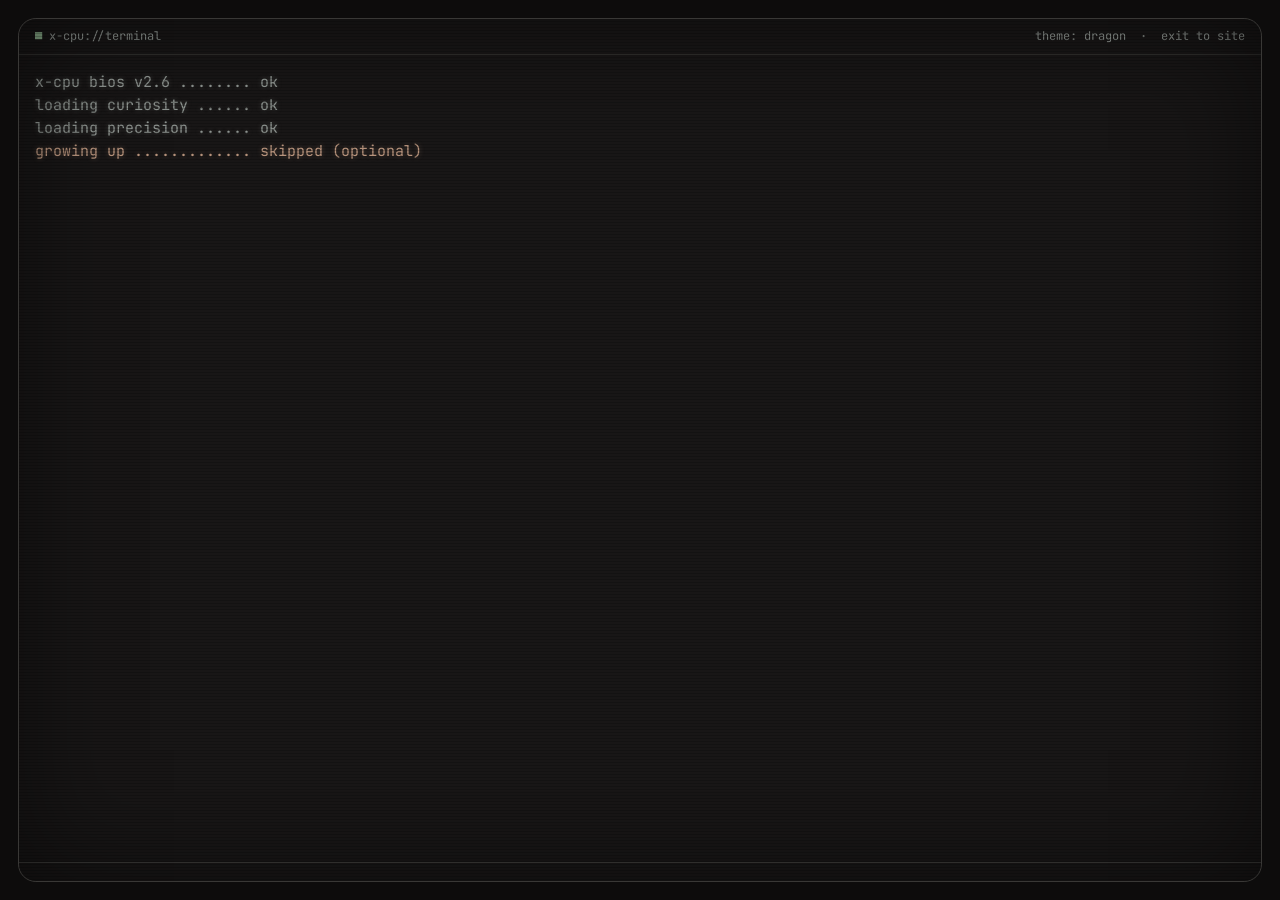
<file: terminal/index.html>
<!DOCTYPE html>
<html lang="en">
<head>
<meta charset="UTF-8">
<meta name="viewport" content="width=device-width, initial-scale=1.0, viewport-fit=cover">
<title>x-cpu terminal</title>
<meta name="description" content="The x-cpu terminal. Browse NeonRelay, x-Cam and LOCI, or just ask a question.">
<meta name="theme-color" content="#181616">
<link rel="icon" href="data:image/svg+xml,%3Csvg xmlns='http://www.w3.org/2000/svg' viewBox='0 0 32 32'%3E%3Crect width='32' height='32' rx='6' fill='%23181616'/%3E%3Crect x='9' y='9' width='14' height='14' rx='2' fill='none' stroke='%2387a987' stroke-width='2'/%3E%3Ccircle cx='16' cy='16' r='3' fill='%2387a987'/%3E%3C/svg%3E">
<link rel="preconnect" href="https://fonts.googleapis.com">
<link rel="preconnect" href="https://fonts.gstatic.com" crossorigin>
<link href="https://fonts.googleapis.com/css2?family=JetBrains+Mono:wght@400;700&display=swap" rel="stylesheet">
<script>
(function () {
  var t = null;
  try { t = localStorage.getItem('xcpu-term-theme'); } catch (e) {}
  if (t) document.documentElement.dataset.theme = t;
  try { if (localStorage.getItem('xcpu-term-crt') === 'off') document.documentElement.dataset.crt = 'off'; } catch (e) {}
})();
</script>
<style>
  /* Kanagawa Dragon is the default theme */
  :root {
    --bezel: #0d0c0c; --bg: #181616; --raise: #282727; --line: #393836;
    --fg: #c5c9c5; --dim: #8e9490; --prompt: #87a987; --accent: #c4b28a;
    --link: #8ba4b0; --hot: #b6927b; --err: #c4746e; --glow: 5px;
  }
  :root[data-theme="kanagawa"] {
    --bezel: #16161d; --bg: #1f1f28; --raise: #2a2a37; --line: #363646;
    --fg: #dcd7ba; --dim: #938aa9; --prompt: #98bb6c; --accent: #e6c384;
    --link: #7e9cd8; --hot: #ffa066; --err: #e46876; --glow: 6px;
  }
  :root[data-theme="x-cpu"] {
    --bezel: #020305; --bg: #05070a; --raise: #0a0e14; --line: #1c2a24;
    --fg: #c9f5dd; --dim: #8a97a5; --prompt: #00ff88; --accent: #00ff88;
    --link: #5b9dff; --hot: #7dffbe; --err: #ff6b6b; --glow: 9px;
  }
  :root[data-theme="tokyo-night"] {
    --bezel: #13141c; --bg: #1a1b26; --raise: #24283b; --line: #2f3549;
    --fg: #c0caf5; --dim: #9aa5ce; --prompt: #9ece6a; --accent: #bb9af7;
    --link: #7aa2f7; --hot: #7dcfff; --err: #f7768e; --glow: 7px;
  }
  :root[data-theme="gruvbox"] {
    --bezel: #141617; --bg: #1d2021; --raise: #282828; --line: #3c3836;
    --fg: #ebdbb2; --dim: #a89984; --prompt: #b8bb26; --accent: #fabd2f;
    --link: #83a598; --hot: #fe8019; --err: #fb4934; --glow: 7px;
  }
  :root[data-theme="dracula"] {
    --bezel: #1e1f29; --bg: #282a36; --raise: #343746; --line: #44475a;
    --fg: #f8f8f2; --dim: #a9b3d6; --prompt: #50fa7b; --accent: #bd93f9;
    --link: #8be9fd; --hot: #ff79c6; --err: #ff5555; --glow: 7px;
  }
  :root[data-theme="rose-pine"] {
    --bezel: #120f1c; --bg: #191724; --raise: #26233a; --line: #403d52;
    --fg: #e0def4; --dim: #908caa; --prompt: #9ccfd8; --accent: #f6c177;
    --link: #c4a7e7; --hot: #ebbcba; --err: #eb6f92; --glow: 4px;
  }

  * { margin: 0; padding: 0; box-sizing: border-box; }
  html, body { height: 100%; }
  body {
    background: var(--bezel);
    color: var(--fg);
    font-family: "JetBrains Mono", "SF Mono", "Cascadia Code", Menlo, Consolas, monospace;
    font-size: 15px;
    line-height: 1.55;
    overflow: hidden;
  }
  ::selection { background: var(--accent); color: var(--bg); }

  .crt {
    position: fixed;
    inset: clamp(0px, 1.4vw, 18px);
    display: flex;
    flex-direction: column;
    background: var(--bg);
    border: 1px solid var(--line);
    border-radius: clamp(0px, 1.4vw, 18px);
    overflow: hidden;
  }

  .bar {
    display: flex;
    justify-content: space-between;
    gap: 16px;
    padding: 8px 16px;
    border-bottom: 1px solid var(--line);
    color: var(--dim);
    font-size: 12px;
    white-space: nowrap;
  }
  .bar a { color: inherit; text-decoration: none; }
  .bar a:hover, .bar a:focus-visible { color: var(--accent); }
  .bar b { color: var(--prompt); font-weight: 400; }

  #screen {
    flex: 1;
    min-height: 0;
    overflow-y: auto;
    padding: 16px;
    scrollbar-color: var(--line) transparent;
    text-shadow: 0 0 var(--glow) color-mix(in srgb, currentColor 42%, transparent);
  }
  :root[data-crt="off"] #screen { text-shadow: none; }

  .line { white-space: pre-wrap; overflow-wrap: anywhere; min-height: 1.55em; }
  .dim { color: var(--dim); }
  .ok { color: var(--prompt); }
  .accent { color: var(--accent); }
  .hot { color: var(--hot); }
  .err { color: var(--err); }
  .gap { margin-top: 10px; }

  .logo {
    color: var(--accent);
    font-size: clamp(7.5px, 3.3vw, 14px);
    line-height: 1.12;
    white-space: pre;
    margin: 10px 0 12px;
  }

  button.cmd {
    all: unset;
    color: var(--link);
    cursor: pointer;
    text-decoration: underline;
    text-decoration-color: color-mix(in srgb, currentColor 45%, transparent);
    text-underline-offset: 3px;
  }
  button.cmd:hover { color: var(--accent); }
  button.cmd:focus-visible { outline: 1px solid var(--accent); outline-offset: 2px; }

  .rows { display: grid; grid-template-columns: max-content 1fr; gap: 3px 22px; margin: 8px 0; }
  .rows > .dim { overflow-wrap: anywhere; }

  .proj {
    display: grid;
    grid-template-columns: 13ch 19ch 1fr;
    gap: 2px 14px;
    padding: 7px 0;
    border-top: 1px dashed var(--line);
  }
  .proj .runs { grid-column: 3; color: var(--dim); font-size: 13px; }

  form#prompt { display: flex; align-items: baseline; gap: 1ch; margin-top: 10px; }
  #label { color: var(--prompt); white-space: nowrap; }
  #input {
    all: unset;
    flex: 1;
    min-width: 0;
    color: var(--fg);
    caret-color: var(--accent);
    caret-shape: block;
    font-size: 16px;
    text-shadow: inherit;
  }
  #input::placeholder { color: var(--dim); opacity: .75; }
  form#prompt[hidden] { display: none; }

  .chips {
    display: flex;
    gap: 8px;
    padding: 9px 16px calc(9px + env(safe-area-inset-bottom));
    border-top: 1px solid var(--line);
    overflow-x: auto;
    scrollbar-width: none;
  }
  .chips::-webkit-scrollbar { display: none; }
  .chips button {
    all: unset;
    flex: none;
    padding: 5px 12px;
    border: 1px solid var(--line);
    border-radius: 3px;
    background: var(--raise);
    color: var(--fg);
    font-size: 13px;
    cursor: pointer;
  }
  .chips button:hover { border-color: var(--accent); color: var(--accent); }
  .chips button:focus-visible { outline: 1px solid var(--accent); outline-offset: 2px; }

  /* CRT layers */
  .scan, .vig { position: absolute; inset: 0; pointer-events: none; z-index: 5; }
  .scan {
    background: repeating-linear-gradient(to bottom, rgba(0,0,0,0) 0 2px, rgba(0,0,0,.2) 2px 3px);
  }
  .scan::after {
    content: "";
    position: absolute;
    left: 0; right: 0; top: -30%;
    height: 30%;
    background: linear-gradient(to bottom, transparent, color-mix(in srgb, var(--fg) 4%, transparent), transparent);
    animation: roll 9s linear infinite;
  }
  @keyframes roll { to { transform: translateY(440%); } }
  .vig { box-shadow: inset 0 0 110px rgba(0,0,0,.5); }
  :root[data-crt="off"] .scan, :root[data-crt="off"] .vig { display: none; }

  /* Project window */
  #win { position: absolute; inset: 0; z-index: 10; display: none; flex-direction: column; background: var(--bg); }
  #win.open { display: flex; }
  #win header {
    display: flex;
    justify-content: space-between;
    gap: 16px;
    padding: 8px 16px;
    background: var(--raise);
    border-bottom: 1px solid var(--line);
    font-size: 13px;
  }
  #win header span { color: var(--accent); overflow: hidden; text-overflow: ellipsis; white-space: nowrap; }
  #win header div { display: flex; gap: 18px; flex: none; }
  #win a { color: var(--link); }
  #win iframe { flex: 1; border: 0; width: 100%; background: #05070a; }

  .sr { position: absolute; width: 1px; height: 1px; overflow: hidden; clip-path: inset(50%); }

  @media (max-width: 640px) {
    body { font-size: 14px; }
    .proj { grid-template-columns: 1fr; }
    .proj .runs { grid-column: 1; }
    .bar .wide { display: none; }
    .rows { gap: 3px 14px; }
  }
</style>
</head>
<body>

<div class="crt">
  <div class="bar">
    <span><b>&#9632;</b> x-cpu://terminal</span>
    <span><span class="wide" id="barTheme"></span><span class="wide"> &nbsp;&middot;&nbsp; </span><a href="/">exit to site</a></span>
  </div>

  <main id="screen">
    <h1 class="sr">x-cpu terminal</h1>
    <noscript>
      <p>The terminal needs JavaScript. Our projects:</p>
      <p><a href="/neonrelay/">NeonRelay</a>, <a href="/x-cam/">x-Cam</a>, <a href="/loci/">LOCI</a>. Contact: <a href="mailto:info@x-cpu.com">info@x-cpu.com</a></p>
    </noscript>
    <div id="log" role="log" aria-live="polite"></div>
    <form id="prompt" autocomplete="off" hidden>
      <label id="label" for="input">guest@x-cpu:~$</label>
      <input id="input" maxlength="300" autocapitalize="off" autocorrect="off" spellcheck="false" enterkeyhint="send">
    </form>
  </main>

  <nav class="chips" id="chips" aria-label="Suggested commands"></nav>

  <div class="scan" aria-hidden="true"></div>
  <div class="vig" aria-hidden="true"></div>

  <section id="win" aria-label="Project window">
    <header>
      <span id="winTitle"></span>
      <div><a id="winOut" target="_blank" rel="noopener">new tab</a><button class="cmd" id="winClose" type="button">[esc] close</button></div>
    </header>
    <iframe id="frame" title="Project page"></iframe>
  </section>
</div>

<script>
(function () {
  if (window.top !== window.self) return;

  const AI_ENDPOINT = 'https://x-cpu-terminal.x-cpu.workers.dev/chat';

  const params = new URLSearchParams(location.search);
  const isLocal = location.hostname === 'localhost' || location.hostname === '127.0.0.1';
  const aiUrl = (isLocal && params.get('ai')) || AI_ENDPOINT;

  const PROJECTS = [
    { id: 'neonrelay', name: 'NeonRelay', tag: 'v0.3.2', desc: 'An IPTV player built for the remote. Bring your own provider and get live TV, a full guide, catch-up, movies and series.', runs: 'Fire TV, Android TV / Google TV', url: '/neonrelay/' },
    { id: 'x-cam', name: 'x-Cam', tag: 'v1.1 beta', desc: 'Your Reolink cameras on the TV: four live at once, a recording timeline, and a mini player over Netflix. Local network only.', runs: 'Fire TV, Android TV / Google TV', url: '/x-cam/' },
    { id: 'loci', name: 'LOCI', tag: 'v1.0 experimental', desc: 'A voice assistant that runs entirely on your own computer, with local AI models, local speech and a private second brain.', runs: 'Mac (Apple Silicon), Windows 10 / 11', url: '/loci/' },
  ];
  const HIDDEN_PROJECTS = [{ id: 'artoverwar', name: 'Art Over War', url: '/artoverwar/' }];
  const ALIASES = { xcam: 'x-cam', vega: 'loci', 'art-over-war': 'artoverwar' };

  const THEMES = {
    dragon: 'kanagawa dragon, dark ink and sage',
    kanagawa: 'kanagawa wave, indigo and old paper',
    'x-cpu': 'phosphor green, the classic',
    'tokyo-night': 'midnight blue',
    gruvbox: 'warm amber',
    dracula: 'neon purple',
    'rose-pine': 'dusk',
  };
  const DEFAULT_CHIPS = ['projects', 'about', 'ping', 'theme', 'help'];
  const SAFE_NEXT = /^(help|projects|about|ping|support|run (neonrelay|x-cam|loci))$/;
  const DEEP_LINKS = ['projects', 'about', 'ping', 'help'];

  const $ = (id) => document.getElementById(id);
  const screen_ = $('screen'), log = $('log'), form = $('prompt'), input = $('input'), label = $('label');
  const chips = $('chips'), win = $('win'), frame = $('frame');
  const PROMPT = 'guest@x-cpu:~$';
  const wait = (ms) => new Promise((r) => setTimeout(r, ms));
  const coarse = matchMedia('(pointer: coarse)').matches;

  const started = Date.now();
  let busy = true;
  let pending = null;
  let aiNoticeShown = false;
  const typed = [];
  let historyIndex = 0;
  const chat = [];

  function store(key, value) { try { localStorage.setItem(key, value); } catch (e) {} }

  function scroll() { screen_.scrollTop = screen_.scrollHeight; }

  function el(tag, cls, text) {
    const node = document.createElement(tag);
    if (cls) node.className = cls;
    if (text !== undefined) node.textContent = text;
    return node;
  }

  function add(node) { log.appendChild(node); scroll(); return node; }
  function print(text, cls) { return add(el('div', 'line' + (cls ? ' ' + cls : ''), text)); }

  function cmdButton(command, text) {
    const b = el('button', 'cmd', text || command);
    b.type = 'button';
    b.addEventListener('click', () => exec(command));
    return b;
  }

  function printParts(parts, cls) {
    const line = el('div', 'line' + (cls ? ' ' + cls : ''));
    parts.forEach((p) => line.append(p));
    return add(line);
  }

  function rows(items) {
    const box = el('div', 'rows');
    items.forEach(([left, right]) => { box.append(left, el('span', 'dim', right)); });
    return add(box);
  }

  function setChips(list) {
    chips.textContent = '';
    list.forEach((c) => {
      const b = el('button', '', c);
      b.type = 'button';
      b.addEventListener('click', () => exec(c));
      chips.append(b);
    });
  }

  function focusInput() { if (!coarse && !form.hidden) input.focus({ preventScroll: true }); }

  function setBusy(on) {
    busy = on;
    form.hidden = on;
    if (!on) { scroll(); focusInput(); }
  }

  function setLabel(text) { label.textContent = text; }

  function applyTheme(name) {
    if (name === 'dragon') delete document.documentElement.dataset.theme;
    else document.documentElement.dataset.theme = name;
    $('barTheme').textContent = 'theme: ' + name;
    document.querySelector('meta[name=theme-color]').content =
      getComputedStyle(document.documentElement).getPropertyValue('--bg').trim();
  }

  function currentTheme() { return document.documentElement.dataset.theme || 'dragon'; }

  function findProject(raw) {
    const key = raw.toLowerCase();
    const id = ALIASES[key] || key;
    return PROJECTS.concat(HIDDEN_PROJECTS).find((p) => p.id === id);
  }

  function openWindow(project) {
    $('winTitle').textContent = 'x-cpu://' + project.id;
    $('winOut').href = project.url;
    frame.src = project.url;
    win.classList.add('open');
    $('winClose').focus();
  }

  function closeWindow() {
    if (!win.classList.contains('open')) return;
    win.classList.remove('open');
    frame.removeAttribute('src');
    frame.src = 'about:blank';
    focusInput();
  }

  frame.addEventListener('load', () => {
    if (!win.classList.contains('open')) return;
    let doc;
    try { doc = frame.contentWindow; doc.location.pathname; } catch (e) { return; }
    if (/^\/(terminal|projects)\//.test(doc.location.pathname)) {
      closeWindow();
      exec('projects');
      return;
    }
    doc.addEventListener('keydown', (e) => { if (e.key === 'Escape') closeWindow(); });
  });
  $('winClose').addEventListener('click', closeWindow);

  function showHelp() {
    print('Commands', 'accent gap');
    const list = [
      ['projects', 'list what we build'],
      ['run <name>', 'open a project in this window'],
      ['about', 'what is x-cpu'],
      ['ping', 'send us a message'],
      ['support', 'install help and contact'],
      ['theme [name]', 'list or change the color theme'],
      ['crt [on|off]', 'scanlines and glow'],
      ['history', 'what you have typed'],
      ['privacy', 'where your questions go'],
      ['clear', 'wipe the screen'],
      ['exit', 'back to the main site'],
    ];
    rows(list.map(([c, d]) => [cmdButton(c.split(' ')[0], c), d]));
    print('Or type a question in plain English.', 'dim');
  }

  function showProjects() {
    print('Robots in training. Free, closed-source, running on your own hardware.', 'gap accent');
    const box = el('div', 'gap');
    PROJECTS.forEach((p) => {
      const row = el('div', 'proj');
      const left = el('span');
      left.append(cmdButton('run ' + p.id, p.id));
      row.append(left, el('span', 'hot', p.tag), el('span', '', p.desc), el('span', 'runs', p.runs));
      box.append(row);
    });
    add(box);
    printParts([el('span', 'dim', 'try: '), cmdButton('run ' + PROJECTS[0].id), el('span', 'dim', '  or select a name above')], 'gap');
    setChips(PROJECTS.map((p) => 'run ' + p.id).concat('help'));
  }

  function showAbout() {
    print('x-cpu is a small independent studio at the edge of machines, media and generative systems.', 'gap');
    print('Human curiosity. Machine precision.', 'accent');
    print('"Growing up is optional. Upgrading is not." // operating principle 001', 'dim');
  }

  function showThemes() {
    print('Themes', 'accent gap');
    const now = currentTheme();
    rows(Object.keys(THEMES).map((name) => [cmdButton('theme ' + name, (name === now ? '* ' : '  ') + name), THEMES[name]]));
    setChips(Object.keys(THEMES).map((t) => 'theme ' + t));
  }

  function setTheme(name) {
    const key = name.toLowerCase();
    if (!THEMES[key]) {
      print('theme: no such theme: ' + name, 'err');
      showThemes();
      return;
    }
    applyTheme(key);
    store('xcpu-term-theme', key);
    print('> recalibrating phosphors ... ok', 'ok');
  }

  function setCrt(arg) {
    const root = document.documentElement;
    const next = arg ? arg.toLowerCase() : (root.dataset.crt === 'off' ? 'on' : 'off');
    if (next !== 'on' && next !== 'off') { print('usage: crt [on|off]', 'err'); return; }
    if (next === 'off') root.dataset.crt = 'off'; else delete root.dataset.crt;
    store('xcpu-term-crt', next);
    print('> crt ' + next, 'ok');
  }

  function startPing() {
    print('> channel open to info@x-cpu.com. Replies can take a few days.', 'ok gap');
    print('Type your message and press enter. Your mail app opens to send it. Type cancel to back out.', 'dim');
    print('Never send passwords, provider logins or playlist links.', 'dim');
    setLabel('message>');
    pending = (text) => {
      pending = null;
      setLabel(PROMPT);
      if (!text.trim() || text.trim().toLowerCase() === 'cancel') { print('> channel closed.', 'dim'); return; }
      const href = 'mailto:info@x-cpu.com?subject=' + encodeURIComponent('Hello from the x-cpu terminal') + '&body=' + encodeURIComponent(text);
      const link = el('a', 'cmd', 'open in mail app');
      link.href = href;
      link.style.color = 'var(--link)';
      printParts([el('span', 'ok', '> transmission ready: '), link]);
      location.href = href;
    };
  }

  function showSupport() {
    print('Support', 'accent gap');
    rows(PROJECTS.map((p) => [cmdButton('run ' + p.id, p.id), 'setup guide and FAQ on the project page']));
    const guide = cmdButton('support-page', 'full support page');
    printParts([el('span', 'dim', 'also: '), guide, el('span', 'dim', '  or '), cmdButton('ping')]);
  }

  function showPrivacy() {
    print('Commands run in your browser and are not sent anywhere.', 'gap');
    print('Plain-English questions go to an AI model hosted by Cloudflare. We do not store the text. Please leave out personal details.');
    print('Your theme and CRT choice stay in this browser.', 'dim');
  }

  async function fakeDelete() {
    setBusy(true);
    const line = print('Deleting everything ........ 0%', 'err');
    for (const n of [12, 37, 64, 91]) {
      await wait(280);
      line.textContent = 'Deleting everything ........ ' + n + '%';
    }
    await wait(350);
    print('kidding. Nothing here is yours to delete.', 'ok');
    setBusy(false);
  }

  const COMMANDS = {
    help: { max: 0, run: showHelp },
    projects: { max: 0, run: showProjects },
    ls: { max: 1, run: showProjects, hidden: true },
    about: { max: 0, run: showAbout },
    ping: { max: 0, run: startPing },
    contact: { max: 0, run: startPing, hidden: true },
    support: { max: 0, run: showSupport },
    'support-page': { max: 0, hidden: true, run: () => openWindow({ id: 'support', url: '/support/' }) },
    theme: { max: 1, run: ([t]) => (t ? setTheme(t) : showThemes()) },
    themes: { max: 0, run: showThemes, hidden: true },
    crt: { max: 1, run: ([a]) => setCrt(a) },
    privacy: { max: 0, run: showPrivacy },
    clear: { max: 0, run: () => { log.textContent = ''; setChips(DEFAULT_CHIPS); } },
    cls: { max: 0, run: () => { log.textContent = ''; setChips(DEFAULT_CHIPS); }, hidden: true },
    history: { max: 0, run: () => typed.forEach((c, i) => print(String(i + 1).padStart(4) + '  ' + c, 'dim')) },
    exit: { max: 0, run: () => { location.href = '/'; } },
    quit: { max: 0, run: () => { location.href = '/'; }, hidden: true },
    home: { max: 0, run: () => { location.href = '/'; }, hidden: true },
    run: { max: 1, run: runProject },
    open: { max: 1, run: runProject, hidden: true },
    cd: { max: 1, run: runProject, hidden: true },
    whoami: { max: 0, hidden: true, run: () => print('guest. Provisional human. Upgrade pending.') },
    date: { max: 0, hidden: true, run: () => print(new Date().toString()) },
    uptime: { max: 0, hidden: true, run: () => print('up ' + Math.round((Date.now() - started) / 1000) + ' seconds. Growing up: still optional.') },
    hi: { max: 0, hidden: true, run: greet },
    hello: { max: 0, hidden: true, run: greet },
    hey: { max: 0, hidden: true, run: greet },
    vim: { max: 1, hidden: true, run: () => print('You have entered vim. There is no way out. (Kidding. Type help.)') },
    sudo: { max: 9, hidden: true, run: (args) => {
      if (args.join(' ').toLowerCase() === 'grow-up') {
        print('sudo: grow-up: permission denied', 'err');
        print('This incident will be reported to your inner child.', 'dim');
      } else {
        print('guest is not in the sudoers file. This incident will be reported to your inner child.', 'err');
      }
    } },
    rm: { max: 9, hidden: true, run: fakeDelete },
  };

  function greet() { print('Hello, human. Systems nominal. Type help or ask me something.'); }

  function runProject([name]) {
    if (!name) { print('usage: run <name>', 'err'); showProjects(); return; }
    const project = findProject(name);
    if (!project) { print('run: no such project: ' + name, 'err'); showProjects(); return; }
    print('> mounting ' + project.url + ' ...', 'ok');
    openWindow(project);
  }

  function distance(a, b) {
    const dp = Array.from({ length: a.length + 1 }, (_, i) => [i]);
    for (let j = 1; j <= b.length; j++) dp[0][j] = j;
    for (let i = 1; i <= a.length; i++) {
      for (let j = 1; j <= b.length; j++) {
        dp[i][j] = Math.min(dp[i - 1][j] + 1, dp[i][j - 1] + 1, dp[i - 1][j - 1] + (a[i - 1] === b[j - 1] ? 0 : 1));
      }
    }
    return dp[a.length][b.length];
  }

  function closestCommand(word) {
    if (word.length < 3) return null;
    const limit = word.length > 4 ? 2 : 1;
    let best = null, bestScore = limit + 1;
    Object.keys(COMMANDS).filter((c) => !COMMANDS[c].hidden).forEach((c) => {
      const d = distance(word, c);
      if (d < bestScore) { best = c; bestScore = d; }
    });
    return best;
  }

  function typeOut(text) {
    return new Promise((resolve) => {
      const line = el('div', 'line');
      const visible = el('span');
      visible.setAttribute('aria-hidden', 'true');
      line.append(visible, el('span', 'sr', text));
      add(line);
      let i = 0;
      const timer = setInterval(() => {
        i = Math.min(text.length, i + 3);
        visible.textContent = text.slice(0, i);
        scroll();
        if (i >= text.length) { clearInterval(timer); resolve(); }
      }, 16);
    });
  }

  const AI_ERRORS = {
    slow_down: 'Easy, human. Too many questions at once. Give it a minute.',
    visitor_limit: "You've reached today's question limit. Scripted commands still work.",
    quota: 'AI core offline: daily quota spent. Scripted commands still work.',
  };

  async function ask(question) {
    if (!aiUrl) {
      print('AI core not connected yet. Scripted commands still work.', 'err');
      printParts([el('span', 'dim', '> try: '), cmdButton('help')]);
      return;
    }
    setBusy(true);
    if (!aiNoticeShown) {
      aiNoticeShown = true;
      print('Questions are answered by AI. Leave out personal details.', 'dim');
    }
    const status = print('> querying core ...', 'dim');
    let failure = null, answer = '';
    try {
      const res = await fetch(aiUrl, {
        method: 'POST',
        headers: { 'Content-Type': 'application/json' },
        body: JSON.stringify({ message: question, history: chat.slice(-6) }),
        signal: AbortSignal.timeout(16000),
      });
      const data = await res.json();
      if (res.ok && data.reply) answer = data.reply;
      else failure = AI_ERRORS[data.error] || 'AI core fault. Scripted commands still work.';
    } catch (e) {
      failure = 'AI core unreachable. Scripted commands still work.';
    }
    status.remove();

    if (failure) {
      print(failure, 'err');
      printParts([el('span', 'dim', '> try: '), cmdButton('help')]);
      setBusy(false);
      return;
    }

    const cut = answer.search(/\bNEXT:/i);
    const next = cut < 0 ? null : answer.slice(cut + 5).replace(/[`"'.]/g, '').trim().toLowerCase();
    const body = (cut < 0 ? answer : answer.slice(0, cut)).trim();
    chat.push({ role: 'user', content: question }, { role: 'assistant', content: body });
    await typeOut(body);
    if (next && SAFE_NEXT.test(next)) {
      printParts([el('span', 'dim', '> try: '), cmdButton(next)]);
      setChips([next].concat(DEFAULT_CHIPS.filter((c) => c !== next)));
    }
    setBusy(false);
  }

  async function exec(raw) {
    if (busy) return;
    const text = raw.trim();
    closeWindow();

    if (pending) {
      print(label.textContent + ' ' + text, 'dim gap');
      pending(text);
      scroll();
      return;
    }

    const echo = el('div', 'line gap');
    echo.append(el('span', 'ok', PROMPT + ' '), el('span', '', text));
    add(echo);
    if (!text) return;
    typed.push(text);
    historyIndex = typed.length;

    const parts = text.split(/\s+/);
    const name = parts[0].toLowerCase();
    const args = parts.slice(1);
    const command = Object.prototype.hasOwnProperty.call(COMMANDS, name) ? COMMANDS[name] : null;

    if (command && args.length <= command.max) {
      command.run(args);
      scroll();
      return;
    }

    if (parts.length === 1) {
      const guess = closestCommand(name);
      if (guess) {
        printParts([el('span', 'err', 'command not found: ' + name + '. '), el('span', 'dim', 'did you mean '), cmdButton(guess), el('span', 'dim', '?')]);
        return;
      }
      if (!aiUrl) {
        printParts([el('span', 'err', 'command not found: ' + name + '. '), el('span', 'dim', 'try '), cmdButton('help')]);
        return;
      }
    }
    await ask(text);
  }

  function complete() {
    const value = input.value;
    const m = value.match(/^(run|open|theme)\s+(\S*)$/i);
    let options, prefix, lead;
    if (m) {
      lead = m[1].toLowerCase() + ' ';
      prefix = m[2].toLowerCase();
      options = lead.trim() === 'theme' ? Object.keys(THEMES) : PROJECTS.map((p) => p.id);
    } else if (/^\S+$/.test(value)) {
      lead = '';
      prefix = value.toLowerCase();
      options = Object.keys(COMMANDS).filter((c) => !COMMANDS[c].hidden);
    } else return;
    const hit = options.filter((o) => o.startsWith(prefix));
    if (hit.length === 1) input.value = lead + hit[0] + (lead ? '' : ' ');
    else if (hit.length > 1) print(hit.join('   '), 'dim');
  }

  form.addEventListener('submit', (e) => {
    e.preventDefault();
    const value = input.value;
    input.value = '';
    exec(value);
  });

  input.addEventListener('keydown', (e) => {
    if (e.key === 'ArrowUp') {
      e.preventDefault();
      if (historyIndex > 0) { historyIndex--; input.value = typed[historyIndex]; }
    } else if (e.key === 'ArrowDown') {
      e.preventDefault();
      if (historyIndex < typed.length) { historyIndex++; input.value = typed[historyIndex] || ''; }
    } else if (e.key === 'Tab' && input.value) {
      e.preventDefault();
      complete();
    } else if (e.ctrlKey && e.key.toLowerCase() === 'l') {
      e.preventDefault();
      log.textContent = '';
    } else if (e.ctrlKey && e.key.toLowerCase() === 'c' && !input.selectionEnd) {
      if (pending) { pending(''); }
    }
  });

  document.addEventListener('keydown', (e) => {
    if (e.key === 'Escape') closeWindow();
  });

  screen_.addEventListener('click', () => {
    if (String(getSelection())) return;
    focusInput();
  });

  const LOGO = [
    '██╗  ██╗       ██████╗██████╗ ██╗   ██╗',
    '╚██╗██╔╝      ██╔════╝██╔══██╗██║   ██║',
    ' ╚███╔╝ █████╗██║     ██║  ██║██║   ██║',
    ' ██╔██╗ ╚════╝██║     ██║  ██║██║   ██║',
    '██╔╝ ██╗      ╚██████╗██████╔╝╚██████╔╝',
    '╚═╝  ╚═╝       ╚═════╝██╔═══╝  ╚═════╝ ',
    '                      ██║              ',
    '                      ╚═╝              ',
  ].join('\n');

  function banner() {
    const logo = el('div', 'logo', LOGO);
    logo.setAttribute('aria-hidden', 'true');
    add(logo);
    print('Where circuits dream and humans compute.', 'accent');
    print('Type a command or just ask a question.', 'dim');
  }

  async function boot() {
    const deep = DEEP_LINKS.includes(params.get('cmd')) ? params.get('cmd') : null;
    let seen = false;
    try { seen = sessionStorage.getItem('xcpu-term-boot') === '1'; sessionStorage.setItem('xcpu-term-boot', '1'); } catch (e) {}

    if (!deep && !seen) {
      let skip = false;
      const stop = () => { skip = true; };
      addEventListener('keydown', stop, { once: true });
      addEventListener('pointerdown', stop, { once: true });
      const lines = [
        'x-cpu bios v2.6 ........ ok',
        'loading curiosity ...... ok',
        'loading precision ...... ok',
        'growing up ............. skipped (optional)',
      ];
      for (const text of lines) {
        print(text, text.includes('skipped') ? 'hot' : 'dim');
        if (!skip) await wait(300);
      }
      if (!skip) await wait(220);
      removeEventListener('keydown', stop);
      removeEventListener('pointerdown', stop);
    }

    banner();
    setChips(DEFAULT_CHIPS);
    setBusy(false);
    if (deep) {
      history.replaceState(null, '', location.pathname);
      exec(deep);
    }
  }

  applyTheme(currentTheme());
  boot();
})();
</script>
</body>
</html>
</file>
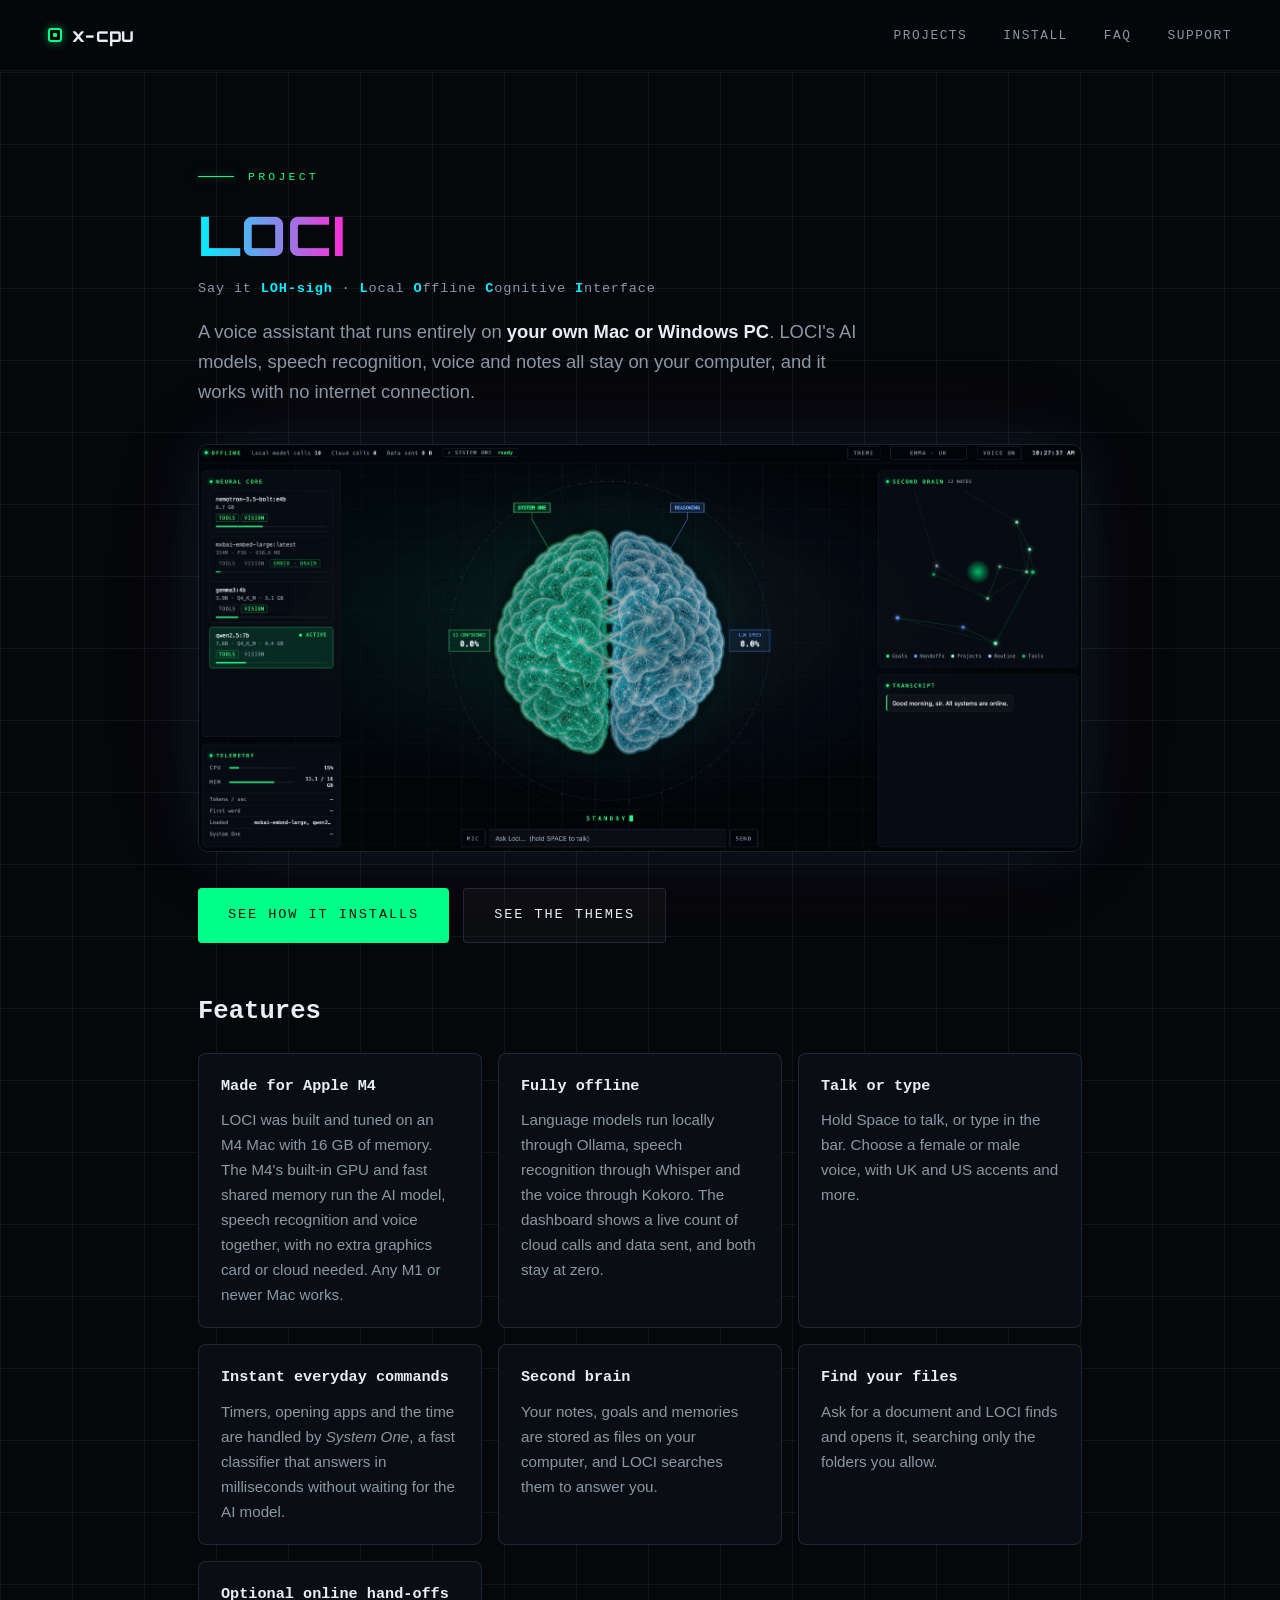
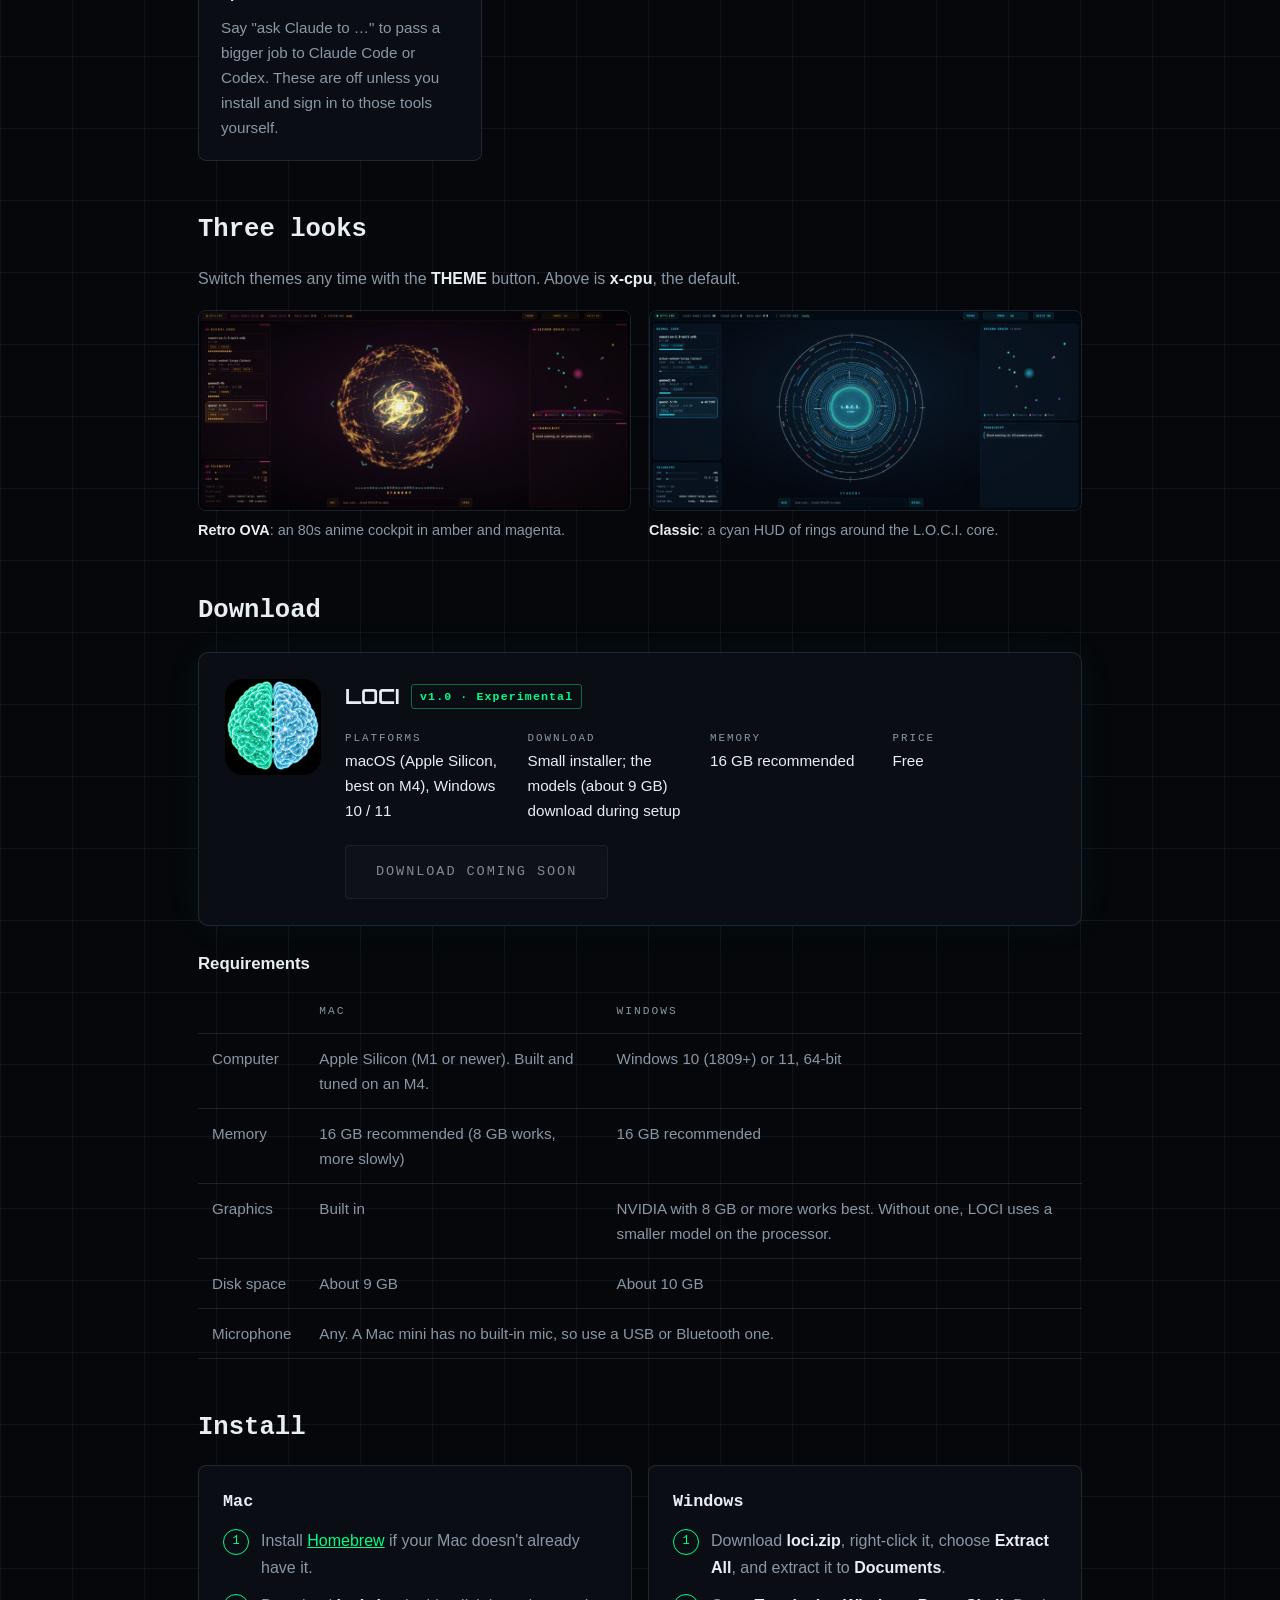
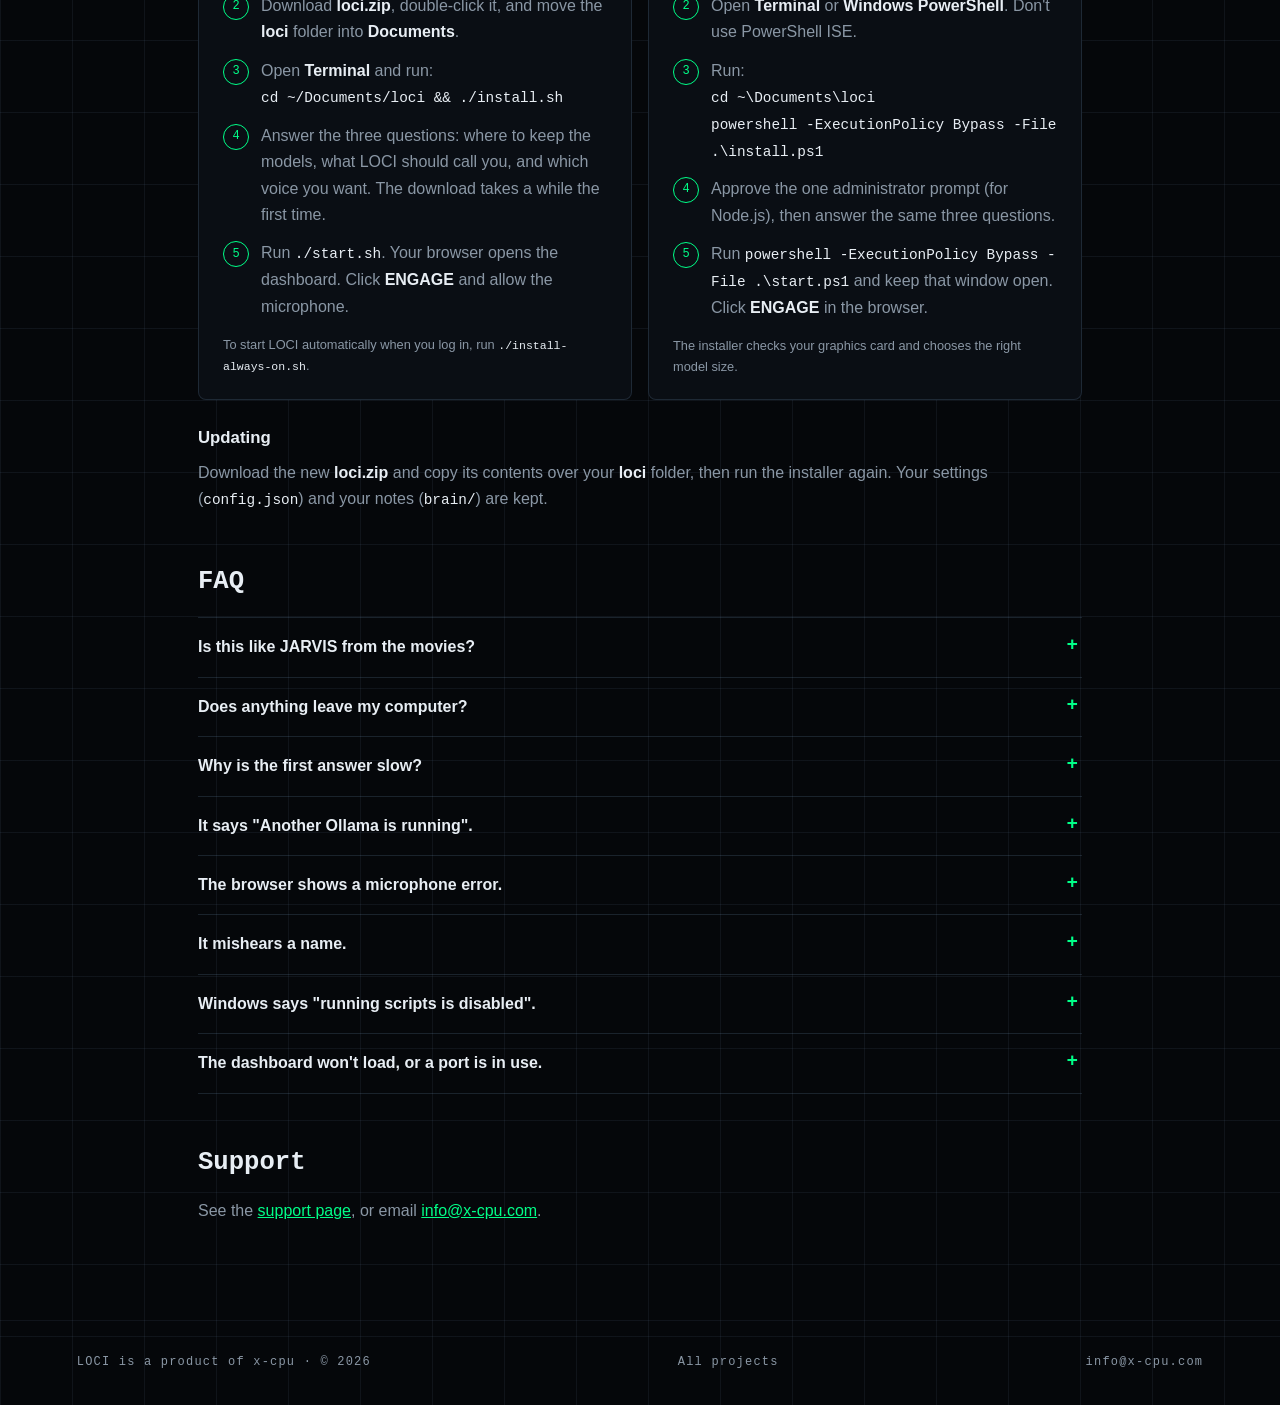
<file: vega/index.html>
<!DOCTYPE html>
<html lang="en">
<head>
<meta charset="UTF-8">
<title>VEGA is now LOCI</title>
<meta name="robots" content="noindex">
<meta http-equiv="refresh" content="0; url=/loci/">
<link rel="canonical" href="https://x-cpu.com/loci/">
</head>
<body style="background:#05070a;color:#e8eef4;font-family:sans-serif;padding:24px">
<p>VEGA is now called LOCI. <a style="color:#00ff88" href="/loci/">Go to the LOCI page</a>.</p>
</body>
</html>
</file>
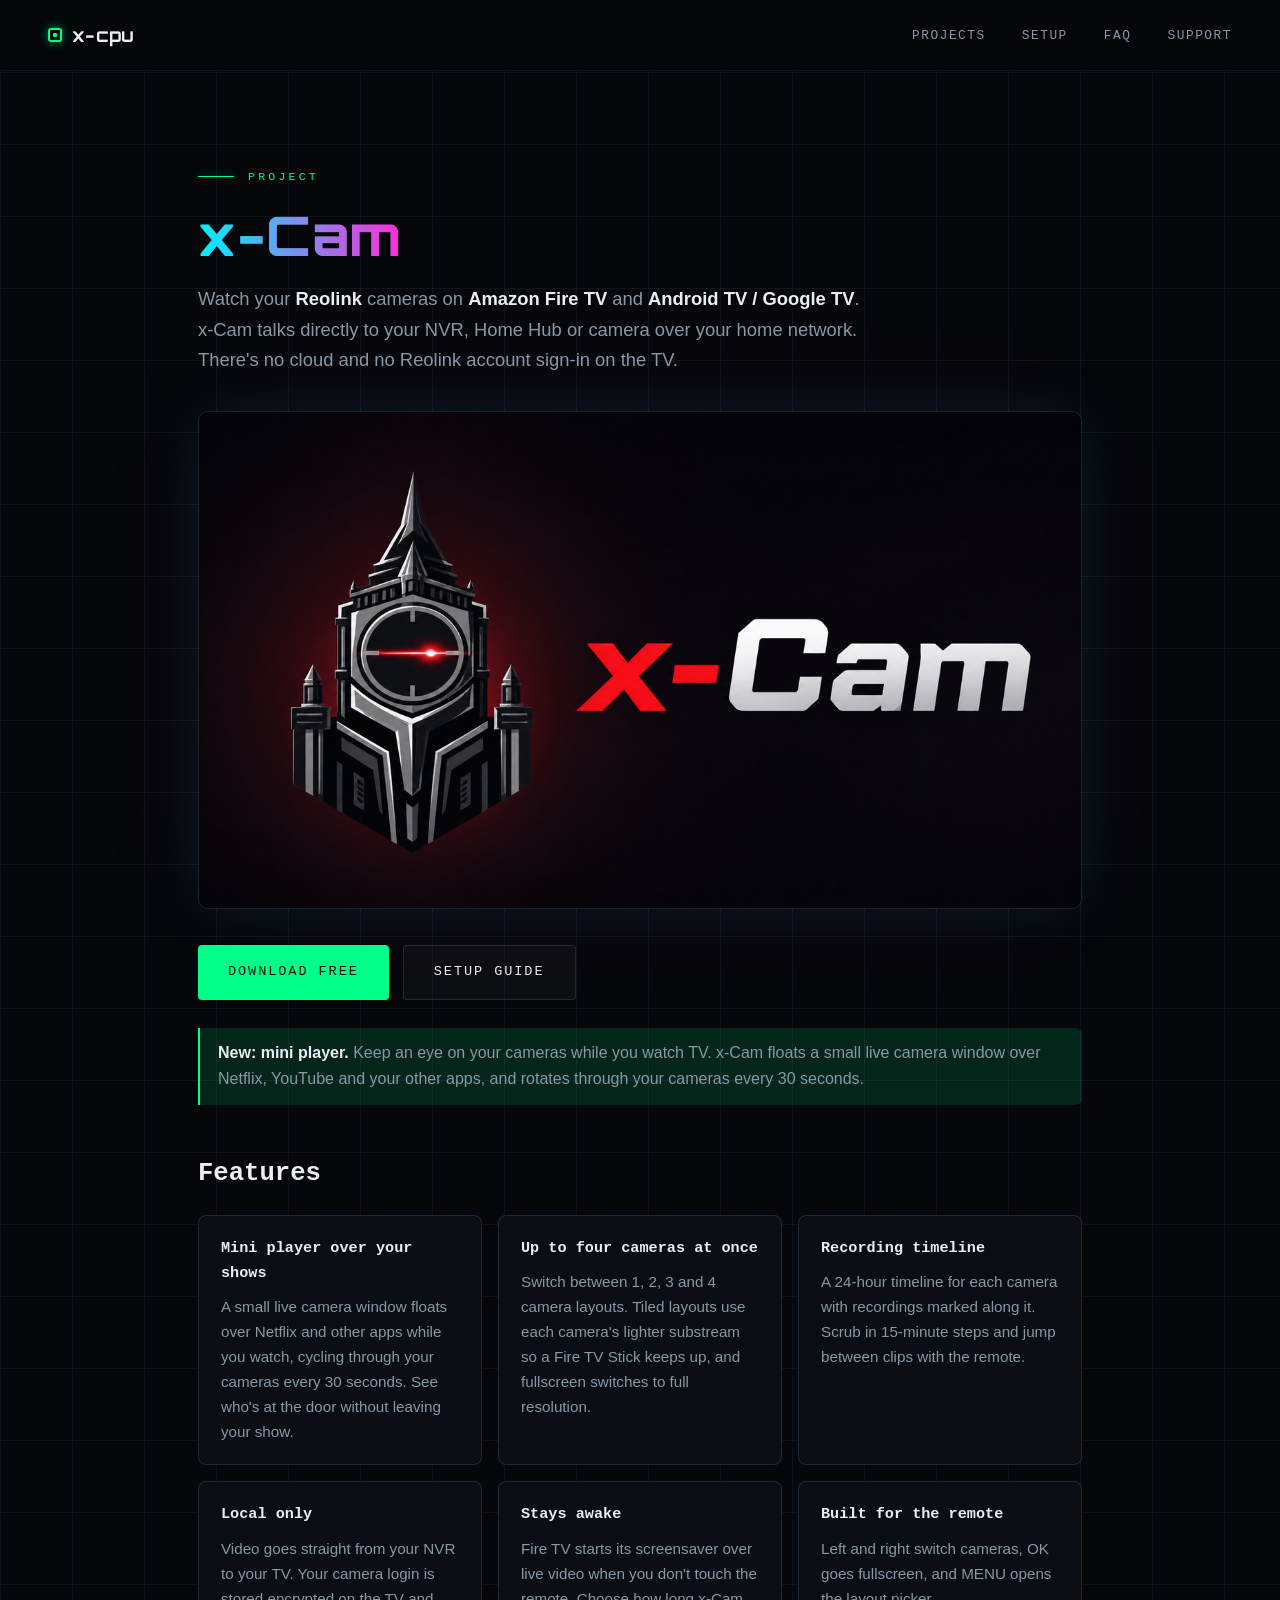
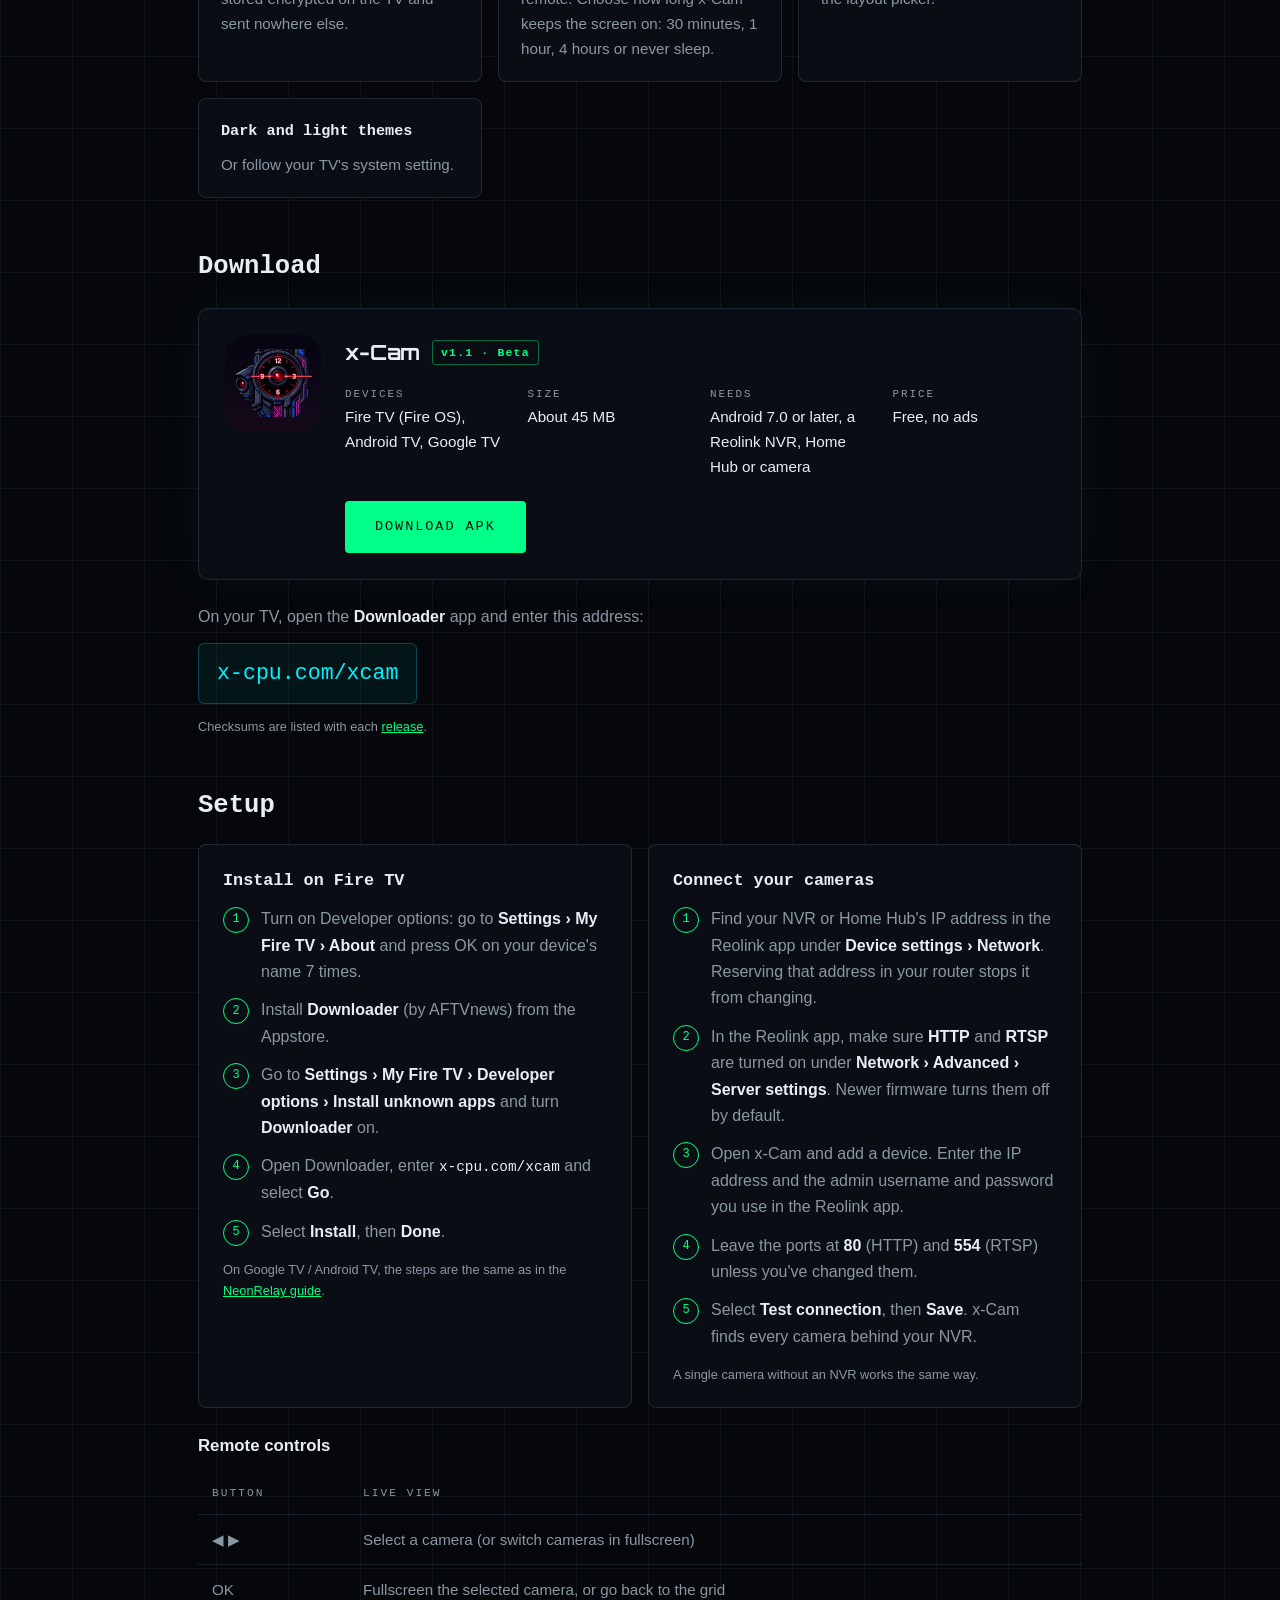
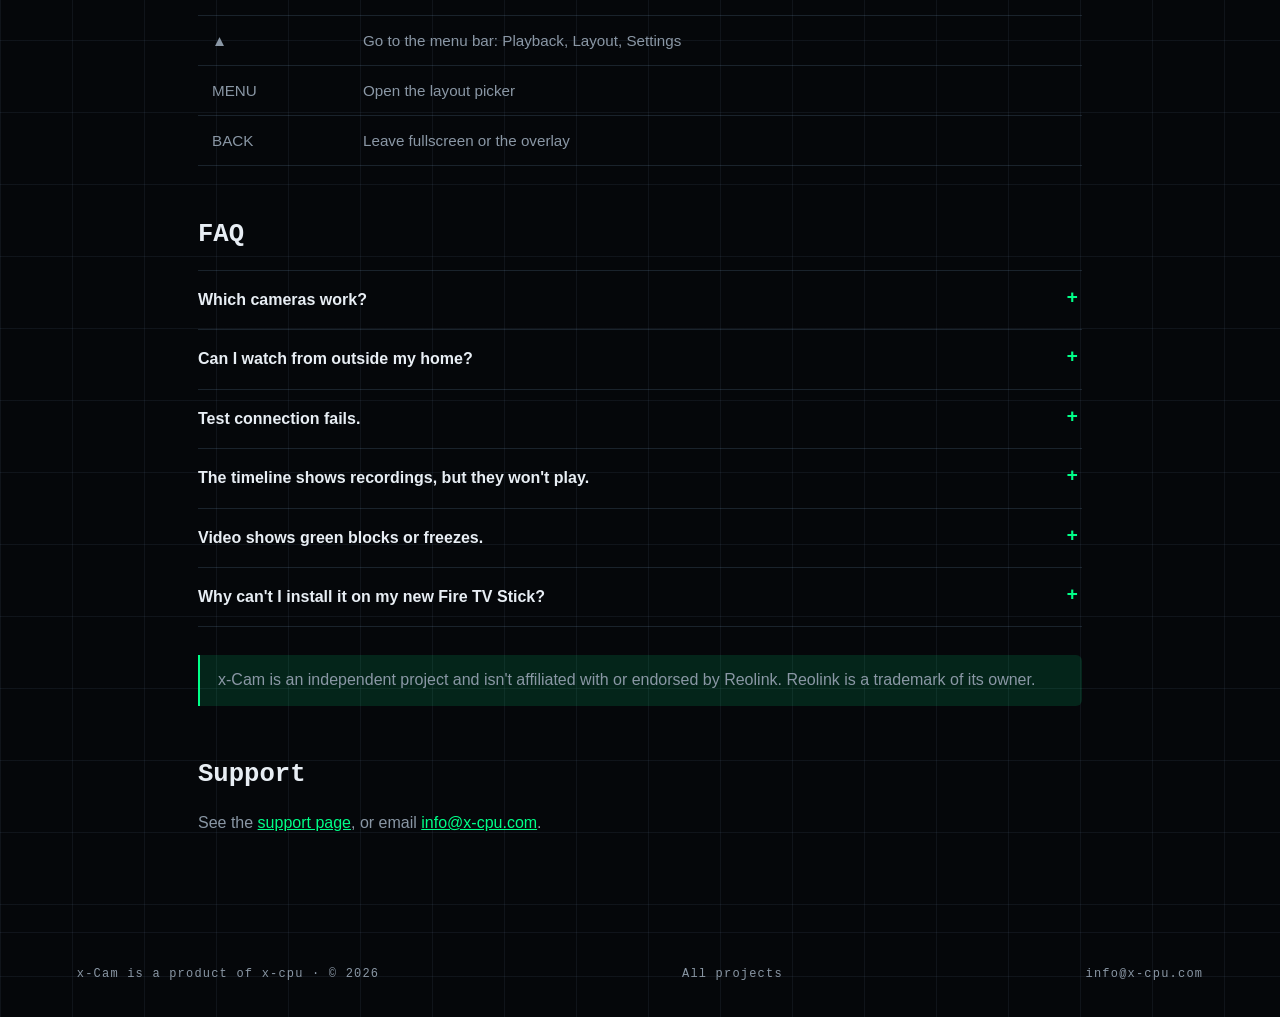
<file: x-cam/index.html>
<!DOCTYPE html>
<html lang="en">
<head>
<meta charset="UTF-8">
<meta name="viewport" content="width=device-width, initial-scale=1.0">
<title>x-Cam — Reolink camera viewer for Fire TV · x-cpu</title>
<meta name="description" content="x-Cam shows your Reolink cameras on Amazon Fire TV and Android TV: up to four live cameras at once, a mini player that floats a camera over Netflix and other apps, and a recording timeline. It connects directly to your NVR or Home Hub on your home network, with no cloud.">
<meta property="og:title" content="x-Cam — your Reolink cameras on the big screen">
<meta property="og:description" content="Live multi-camera view, a mini player over your shows, and a recording timeline for Fire TV and Android TV. Local network only, no cloud.">
<meta property="og:type" content="website">
<meta property="og:url" content="https://x-cpu.com/x-cam/">
<meta property="og:image" content="https://x-cpu.com/x-cam/img/xcam-banner.jpg">
<meta name="theme-color" content="#05070a">
<link rel="icon" type="image/png" href="/x-cam/img/xcam-icon.png">
<link rel="preconnect" href="https://fonts.googleapis.com">
<link rel="preconnect" href="https://fonts.gstatic.com" crossorigin>
<link href="https://fonts.googleapis.com/css2?family=Orbitron:wght@500;700;800&display=swap" rel="stylesheet">
<link rel="stylesheet" href="/assets/subpage.css">
</head>
<body>

<nav>
  <a class="brand" href="/" aria-label="x-cpu home"><span class="chip" aria-hidden="true"></span>x-cpu</a>
  <div class="nav-links">
    <a href="/projects/">Projects</a>
    <a href="#setup">Setup</a>
    <a href="#faq">FAQ</a>
    <a href="/support/">Support</a>
  </div>
</nav>

<main>
  <div class="section-label">Project</div>
  <h1><span class="neon">x-Cam</span></h1>
  <p class="lede">Watch your <strong>Reolink</strong> cameras on <strong>Amazon Fire TV</strong> and <strong>Android TV / Google TV</strong>. x-Cam talks directly to your NVR, Home Hub or camera over your home network. There's no cloud and no Reolink account sign-in on the TV.</p>

  <img class="hero-art" src="/x-cam/img/xcam-banner.jpg" width="1280" height="720" alt="x-Cam logo">

  <div class="actions">
    <a class="btn btn-primary" href="#download">Download free</a>
    <a class="btn btn-ghost" href="#setup">Setup guide</a>
  </div>

  <p class="note"><strong>New: mini player.</strong> Keep an eye on your cameras while you watch TV. x-Cam floats a small live camera window over Netflix, YouTube and your other apps, and rotates through your cameras every 30 seconds.</p>

  <h2>Features</h2>
  <div class="features">
    <div class="feature"><h3>Mini player over your shows</h3><p>A small live camera window floats over Netflix and other apps while you watch, cycling through your cameras every 30 seconds. See who's at the door without leaving your show.</p></div>
    <div class="feature"><h3>Up to four cameras at once</h3><p>Switch between 1, 2, 3 and 4 camera layouts. Tiled layouts use each camera's lighter substream so a Fire TV Stick keeps up, and fullscreen switches to full resolution.</p></div>
    <div class="feature"><h3>Recording timeline</h3><p>A 24-hour timeline for each camera with recordings marked along it. Scrub in 15-minute steps and jump between clips with the remote.</p></div>
    <div class="feature"><h3>Local only</h3><p>Video goes straight from your NVR to your TV. Your camera login is stored encrypted on the TV and sent nowhere else.</p></div>
    <div class="feature"><h3>Stays awake</h3><p>Fire TV starts its screensaver over live video when you don't touch the remote. Choose how long x-Cam keeps the screen on: 30 minutes, 1 hour, 4 hours or never sleep.</p></div>
    <div class="feature"><h3>Built for the remote</h3><p>Left and right switch cameras, OK goes fullscreen, and MENU opens the layout picker.</p></div>
    <div class="feature"><h3>Dark and light themes</h3><p>Or follow your TV's system setting.</p></div>
  </div>

  <h2 id="download">Download</h2>
  <div class="download-card">
    <img src="/x-cam/img/xcam-icon.png" width="96" height="96" alt="">
    <div class="download-body">
      <div class="download-title">x-Cam <span class="tag">v1.1 · Beta</span></div>
      <dl class="specs">
        <div><dt>Devices</dt><dd>Fire TV (Fire OS), Android TV, Google TV</dd></div>
        <div><dt>Size</dt><dd>About 45 MB</dd></div>
        <div><dt>Needs</dt><dd>Android 7.0 or later, a Reolink NVR, Home Hub or camera</dd></div>
        <div><dt>Price</dt><dd>Free, no ads</dd></div>
      </dl>
      <a class="btn btn-primary" href="https://github.com/x-cpu/x-cam-releases/releases/latest/download/x-cam.apk">Download APK</a>
    </div>
  </div>
  <p>On your TV, open the <strong>Downloader</strong> app and enter this address:</p>
  <p class="big-url"><code>x-cpu.com/xcam</code></p>
  <p class="fine">Checksums are listed with each <a href="https://github.com/x-cpu/x-cam-releases/releases">release</a>.</p>

  <h2 id="setup">Setup</h2>
  <div class="steps-grid">
    <div class="steps">
      <h3>Install on Fire TV</h3>
      <ol>
        <li>Turn on Developer options: go to <strong>Settings &rsaquo; My Fire TV &rsaquo; About</strong> and press OK on your device's name 7 times.</li>
        <li>Install <strong>Downloader</strong> (by AFTVnews) from the Appstore.</li>
        <li>Go to <strong>Settings &rsaquo; My Fire TV &rsaquo; Developer options &rsaquo; Install unknown apps</strong> and turn <strong>Downloader</strong> on.</li>
        <li>Open Downloader, enter <code>x-cpu.com/xcam</code> and select <strong>Go</strong>.</li>
        <li>Select <strong>Install</strong>, then <strong>Done</strong>.</li>
      </ol>
      <p class="fine">On Google TV / Android TV, the steps are the same as in the <a href="/neonrelay/#setup">NeonRelay guide</a>.</p>
    </div>
    <div class="steps">
      <h3>Connect your cameras</h3>
      <ol>
        <li>Find your NVR or Home Hub's IP address in the Reolink app under <strong>Device settings &rsaquo; Network</strong>. Reserving that address in your router stops it from changing.</li>
        <li>In the Reolink app, make sure <strong>HTTP</strong> and <strong>RTSP</strong> are turned on under <strong>Network &rsaquo; Advanced &rsaquo; Server settings</strong>. Newer firmware turns them off by default.</li>
        <li>Open x-Cam and add a device. Enter the IP address and the admin username and password you use in the Reolink app.</li>
        <li>Leave the ports at <strong>80</strong> (HTTP) and <strong>554</strong> (RTSP) unless you've changed them.</li>
        <li>Select <strong>Test connection</strong>, then <strong>Save</strong>. x-Cam finds every camera behind your NVR.</li>
      </ol>
      <p class="fine">A single camera without an NVR works the same way.</p>
    </div>
  </div>

  <h3>Remote controls</h3>
  <div class="table-wrap">
    <table>
      <thead><tr><th>Button</th><th>Live view</th></tr></thead>
      <tbody>
        <tr><td>&#9664; &#9654;</td><td>Select a camera (or switch cameras in fullscreen)</td></tr>
        <tr><td>OK</td><td>Fullscreen the selected camera, or go back to the grid</td></tr>
        <tr><td>&#9650;</td><td>Go to the menu bar: Playback, Layout, Settings</td></tr>
        <tr><td>MENU</td><td>Open the layout picker</td></tr>
        <tr><td>BACK</td><td>Leave fullscreen or the overlay</td></tr>
      </tbody>
    </table>
  </div>

  <h2 id="faq">FAQ</h2>
  <div class="faq">
    <details>
      <summary>Which cameras work?</summary>
      <p>Reolink NVRs, Home Hubs and standalone Reolink cameras that you can reach on your home network. Some battery cameras only stream through Reolink's own app. If a camera shows no picture, check that RTSP is turned on for it.</p>
    </details>
    <details>
      <summary>Can I watch from outside my home?</summary>
      <p>Not directly. x-Cam is meant for your home network. If you use a VPN into your home network, it works over that.</p>
    </details>
    <details>
      <summary>Test connection fails.</summary>
      <p>Check the IP address and password first. Some Reolink devices only answer over HTTPS: turn on <strong>Use HTTPS</strong> and set the HTTP port to <strong>443</strong>.</p>
    </details>
    <details>
      <summary>The timeline shows recordings, but they won't play.</summary>
      <p>Some NVR firmware doesn't share recording file names, which playback needs. When x-Cam detects this, it says so on the playback screen. Live view still works. Updating the NVR firmware may fix it.</p>
    </details>
    <details>
      <summary>Video shows green blocks or freezes.</summary>
      <p>That's usually a weak Wi-Fi signal to the TV. Move the router closer, use the 5 GHz band, or use a wired Ethernet adapter. Fewer camera tiles at once also helps.</p>
    </details>
    <details>
      <summary>Why can't I install it on my new Fire TV Stick?</summary>
      <p>Amazon's newest Fire TV sticks run Vega OS and can only install Appstore apps. See the <a href="/neonrelay/#download">device list</a> on the NeonRelay page.</p>
    </details>
  </div>

  <p class="note">x-Cam is an independent project and isn't affiliated with or endorsed by Reolink. Reolink is a trademark of its owner.</p>

  <h2>Support</h2>
  <p>See the <a href="/support/">support page</a>, or email <a href="mailto:info@x-cpu.com?subject=x-Cam">info@x-cpu.com</a>.</p>
</main>

<footer>
  <span>x-Cam is a product of <a href="/">x-cpu</a> &middot; &copy; 2026</span>
  <a href="/projects/">All projects</a>
  <a href="mailto:info@x-cpu.com">info@x-cpu.com</a>
</footer>

</body>
</html>
</file>
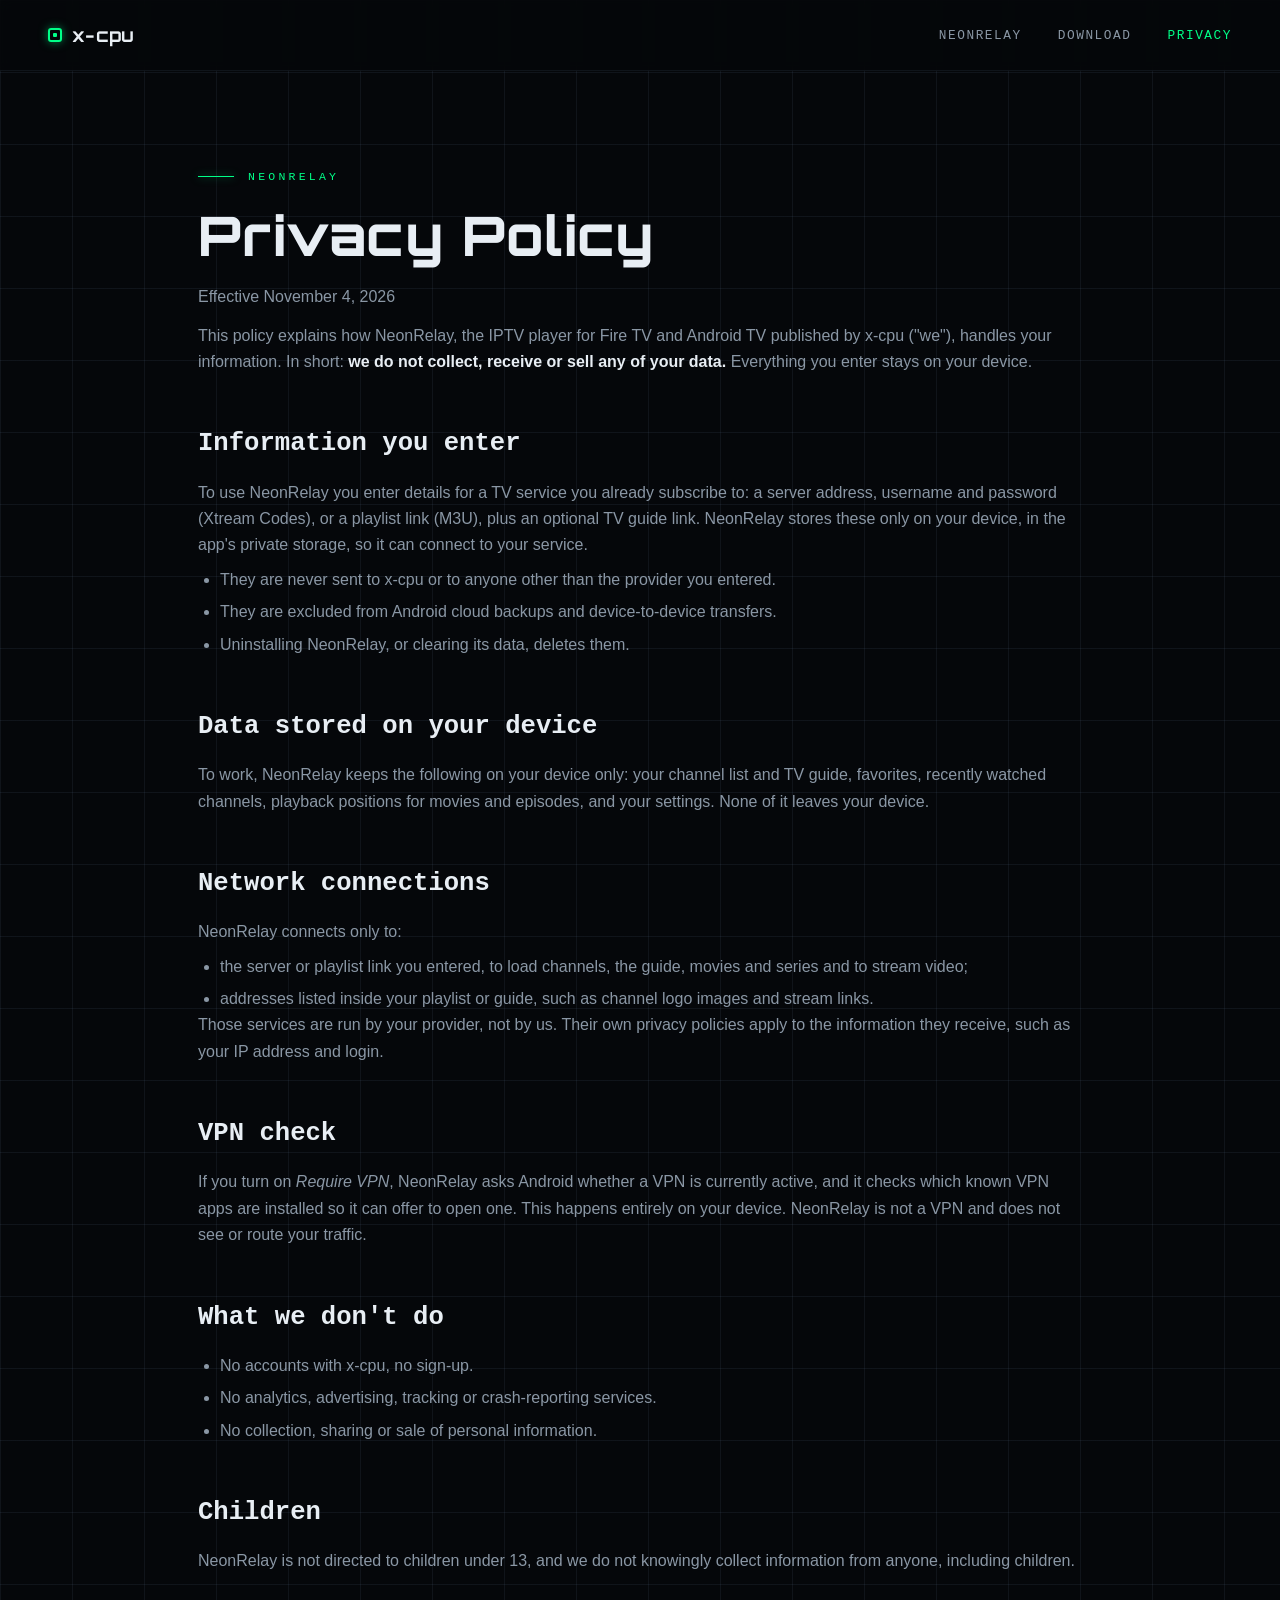
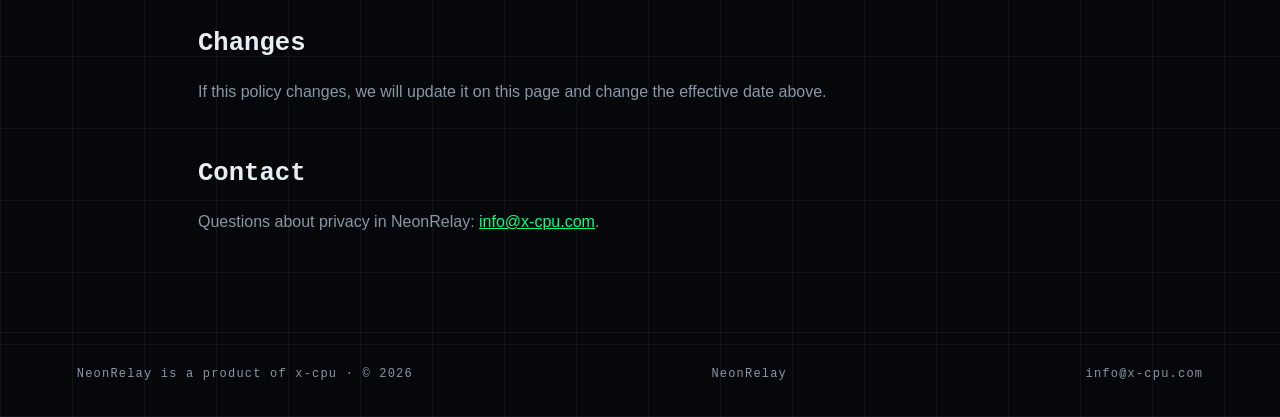
<file: neonrelay/privacy/index.html>
<!DOCTYPE html>
<html lang="en">
<head>
<meta charset="UTF-8">
<meta name="viewport" content="width=device-width, initial-scale=1.0">
<title>NeonRelay Privacy Policy · x-cpu</title>
<meta name="description" content="Privacy policy for the NeonRelay IPTV player for Fire TV and Android TV.">
<meta name="theme-color" content="#05070a">
<link rel="icon" type="image/png" href="/neonrelay/img/neonrelay-icon.png">
<link rel="preconnect" href="https://fonts.googleapis.com">
<link rel="preconnect" href="https://fonts.gstatic.com" crossorigin>
<link href="https://fonts.googleapis.com/css2?family=Orbitron:wght@500;700;800&display=swap" rel="stylesheet">
<link rel="stylesheet" href="/assets/subpage.css">
</head>
<body>

<nav>
  <a class="brand" href="/" aria-label="x-cpu home"><span class="chip" aria-hidden="true"></span>x-cpu</a>
  <div class="nav-links">
    <a href="/neonrelay/">NeonRelay</a>
    <a href="/neonrelay/#download">Download</a>
    <a href="/neonrelay/privacy/" aria-current="page">Privacy</a>
  </div>
</nav>

<main>
  <div class="section-label">NeonRelay</div>
  <h1>Privacy Policy</h1>
  <p>Effective November 4, 2026</p>

  <p>This policy explains how NeonRelay, the IPTV player for Fire TV and Android TV published by x-cpu ("we"), handles your information. In short: <strong>we do not collect, receive or sell any of your data.</strong> Everything you enter stays on your device.</p>

  <h2>Information you enter</h2>
  <p>To use NeonRelay you enter details for a TV service you already subscribe to: a server address, username and password (Xtream Codes), or a playlist link (M3U), plus an optional TV guide link. NeonRelay stores these only on your device, in the app's private storage, so it can connect to your service.</p>
  <ul>
    <li>They are never sent to x-cpu or to anyone other than the provider you entered.</li>
    <li>They are excluded from Android cloud backups and device-to-device transfers.</li>
    <li>Uninstalling NeonRelay, or clearing its data, deletes them.</li>
  </ul>

  <h2>Data stored on your device</h2>
  <p>To work, NeonRelay keeps the following on your device only: your channel list and TV guide, favorites, recently watched channels, playback positions for movies and episodes, and your settings. None of it leaves your device.</p>

  <h2>Network connections</h2>
  <p>NeonRelay connects only to:</p>
  <ul>
    <li>the server or playlist link you entered, to load channels, the guide, movies and series and to stream video;</li>
    <li>addresses listed inside your playlist or guide, such as channel logo images and stream links.</li>
  </ul>
  <p>Those services are run by your provider, not by us. Their own privacy policies apply to the information they receive, such as your IP address and login.</p>

  <h2>VPN check</h2>
  <p>If you turn on <em>Require VPN</em>, NeonRelay asks Android whether a VPN is currently active, and it checks which known VPN apps are installed so it can offer to open one. This happens entirely on your device. NeonRelay is not a VPN and does not see or route your traffic.</p>

  <h2>What we don't do</h2>
  <ul>
    <li>No accounts with x-cpu, no sign-up.</li>
    <li>No analytics, advertising, tracking or crash-reporting services.</li>
    <li>No collection, sharing or sale of personal information.</li>
  </ul>

  <h2>Children</h2>
  <p>NeonRelay is not directed to children under 13, and we do not knowingly collect information from anyone, including children.</p>

  <h2>Changes</h2>
  <p>If this policy changes, we will update it on this page and change the effective date above.</p>

  <h2>Contact</h2>
  <p>Questions about privacy in NeonRelay: <a href="mailto:info@x-cpu.com?subject=NeonRelay%20privacy">info@x-cpu.com</a>.</p>
</main>

<footer>
  <span>NeonRelay is a product of <a href="/">x-cpu</a> &middot; &copy; 2026</span>
  <a href="/neonrelay/">NeonRelay</a>
  <a href="mailto:info@x-cpu.com">info@x-cpu.com</a>
</footer>

</body>
</html>
</file>
<file: assets/subpage.css>
/* Shared look for x-cpu sub-pages (product pages, policies). Tokens match index.html. */
:root {
  --bg: #05070a;
  --bg-raise: #0a0e14;
  --line: rgba(140, 180, 220, 0.08);
  --line-strong: rgba(140, 180, 220, 0.16);
  --text: #e8eef4;
  --text-dim: #8a97a5;
  --accent: #00ff88;
  --accent-soft: rgba(0, 255, 136, 0.12);
  --neon-cyan: #00f0ff;
  --neon-magenta: #ff2bd6;
  --mono: "SF Mono", "Cascadia Code", "JetBrains Mono", Menlo, Consolas, "Courier New", monospace;
  --display: "Orbitron", "Oxanium", var(--mono);
  --sans: "Inter", -apple-system, BlinkMacSystemFont, "Segoe UI", Roboto, Helvetica, Arial, sans-serif;
}

* { margin: 0; padding: 0; box-sizing: border-box; }

body {
  font-family: var(--sans);
  background: var(--bg);
  color: var(--text);
  -webkit-font-smoothing: antialiased;
  line-height: 1.65;
  background-image:
    linear-gradient(var(--line) 1px, transparent 1px),
    linear-gradient(90deg, var(--line) 1px, transparent 1px);
  background-size: 72px 72px;
}

::selection { background: var(--accent); color: #04130b; }

nav {
  position: sticky;
  top: 0;
  z-index: 50;
  display: flex;
  align-items: center;
  justify-content: space-between;
  padding: 20px clamp(20px, 4vw, 48px);
  background: rgba(5, 7, 10, 0.88);
  backdrop-filter: blur(6px);
  -webkit-backdrop-filter: blur(6px);
  border-bottom: 1px solid var(--line);
}

.brand {
  font-family: var(--display);
  font-size: 1.15rem;
  font-weight: 700;
  letter-spacing: 0.02em;
  text-transform: lowercase;
  color: var(--text);
  text-decoration: none;
  display: flex;
  align-items: center;
  gap: 10px;
}
.brand .chip {
  width: 14px; height: 14px;
  border: 2px solid var(--accent);
  border-radius: 3px;
  position: relative;
  box-shadow: 0 0 10px rgba(0, 255, 136, 0.5);
}
.brand .chip::after {
  content: "";
  position: absolute;
  inset: 3px;
  background: var(--accent);
  border-radius: 1px;
}

.nav-links {
  display: flex;
  gap: clamp(16px, 3vw, 36px);
  font-family: var(--mono);
  font-size: 0.8rem;
  letter-spacing: 0.12em;
  text-transform: uppercase;
}
.nav-links a { color: var(--text-dim); text-decoration: none; transition: color 0.25s ease; }
.nav-links a:hover, .nav-links a[aria-current="page"] { color: var(--accent); }

main {
  max-width: 980px;
  margin: 0 auto;
  padding: clamp(48px, 8vw, 96px) clamp(20px, 6vw, 48px);
}

.section-label {
  font-family: var(--mono);
  font-size: 0.72rem;
  letter-spacing: 0.28em;
  text-transform: uppercase;
  color: var(--accent);
  display: flex;
  align-items: center;
  gap: 14px;
  margin-bottom: 20px;
}
.section-label::before {
  content: "";
  width: 36px;
  height: 1px;
  background: var(--accent);
  box-shadow: 0 0 8px rgba(0, 255, 136, 0.6);
}

h1 {
  font-family: var(--display);
  font-size: clamp(2rem, 6vw, 3.4rem);
  font-weight: 800;
  letter-spacing: 0.02em;
  line-height: 1.1;
  margin-bottom: 18px;
}
h1 .neon {
  background: linear-gradient(90deg, var(--neon-cyan), var(--neon-magenta));
  -webkit-background-clip: text;
  background-clip: text;
  color: transparent;
}
h2 {
  font-family: var(--mono);
  font-size: clamp(1.2rem, 3vw, 1.6rem);
  font-weight: 700;
  margin: 48px 0 14px;
}
h3 { font-size: 1.05rem; margin: 24px 0 8px; }
p, li { color: var(--text-dim); }
p + p { margin-top: 12px; }
ul { padding-left: 22px; margin-top: 8px; }
li + li { margin-top: 6px; }
strong { color: var(--text); font-weight: 600; }
a { color: var(--accent); }
code { font-family: var(--mono); font-size: 0.9em; color: var(--text); }

.lede { font-size: 1.15rem; max-width: 680px; }

.hero-art {
  display: block;
  width: 100%;
  height: auto;
  border-radius: 10px;
  border: 1px solid var(--line-strong);
  margin: 36px 0;
  box-shadow: 0 0 60px rgba(0, 240, 255, 0.08), 0 0 120px rgba(255, 43, 214, 0.06);
}

.btn {
  font-family: var(--mono);
  font-size: 0.85rem;
  letter-spacing: 0.14em;
  text-transform: uppercase;
  text-decoration: none;
  padding: 15px 30px;
  border-radius: 4px;
  display: inline-flex;
  align-items: center;
  gap: 10px;
  transition: box-shadow 0.3s ease, background 0.3s ease, color 0.3s ease;
}
.btn-primary { color: #04130b; background: var(--accent); }
.btn-primary:hover { box-shadow: 0 0 32px rgba(0, 255, 136, 0.45); }
.btn-ghost { color: var(--text); background: rgba(255, 255, 255, 0.03); border: 1px solid var(--line-strong); }
.btn-ghost:hover { border-color: rgba(0, 255, 136, 0.5); background: var(--accent-soft); color: var(--accent); }
.btn[aria-disabled="true"] { opacity: 0.55; pointer-events: none; }
.actions { display: flex; gap: 14px; flex-wrap: wrap; margin-top: 28px; }

.features {
  display: grid;
  grid-template-columns: repeat(auto-fit, minmax(260px, 1fr));
  gap: 16px;
  margin-top: 20px;
}
.feature {
  background: var(--bg-raise);
  border: 1px solid var(--line-strong);
  border-radius: 8px;
  padding: 20px 22px;
}
.feature h3 { margin-top: 0; font-family: var(--mono); font-size: 0.95rem; color: var(--text); }
.feature p { font-size: 0.95rem; }

.note {
  border-left: 2px solid var(--accent);
  padding: 12px 18px;
  background: var(--accent-soft);
  border-radius: 0 6px 6px 0;
  margin-top: 28px;
}

h2[id] { scroll-margin-top: 90px; }

.tag {
  font-family: var(--mono);
  font-size: 0.72rem;
  letter-spacing: 0.1em;
  color: var(--accent);
  border: 1px solid rgba(0, 255, 136, 0.4);
  border-radius: 3px;
  padding: 2px 8px;
}

.download-card {
  display: flex;
  gap: 24px;
  align-items: flex-start;
  background: var(--bg-raise);
  border: 1px solid var(--line-strong);
  border-radius: 10px;
  padding: 26px;
  margin: 20px 0 24px;
  box-shadow: 0 0 40px rgba(0, 240, 255, 0.05);
}
.download-card img { border-radius: 18px; flex-shrink: 0; }
.download-body { flex: 1; }
.download-title {
  font-family: var(--display);
  font-size: 1.3rem;
  font-weight: 700;
  display: flex;
  align-items: center;
  gap: 12px;
}
.specs {
  display: grid;
  grid-template-columns: repeat(auto-fit, minmax(150px, 1fr));
  gap: 10px 20px;
  margin: 16px 0 22px;
}
.specs dt {
  font-family: var(--mono);
  font-size: 0.68rem;
  letter-spacing: 0.18em;
  text-transform: uppercase;
  color: var(--text-dim);
}
.specs dd { color: var(--text); font-size: 0.95rem; }

.big-url code {
  display: inline-block;
  font-size: clamp(1rem, 3.4vw, 1.35rem);
  color: var(--neon-cyan);
  background: rgba(0, 240, 255, 0.06);
  border: 1px solid rgba(0, 240, 255, 0.25);
  border-radius: 6px;
  padding: 12px 18px;
  word-break: break-all;
}
.fine { font-size: 0.8rem; }
.hash { word-break: break-all; color: var(--text-dim); }

.table-wrap { overflow-x: auto; margin-top: 12px; }
table { width: 100%; border-collapse: collapse; font-size: 0.95rem; }
th, td { text-align: left; padding: 12px 14px; border-bottom: 1px solid var(--line-strong); vertical-align: top; }
th {
  font-family: var(--mono);
  font-size: 0.7rem;
  letter-spacing: 0.18em;
  text-transform: uppercase;
  color: var(--text-dim);
  font-weight: 500;
}
td { color: var(--text-dim); }
td.yes { color: var(--accent); white-space: nowrap; }
td.no { color: #ff8a8a; }

.steps-grid {
  display: grid;
  grid-template-columns: repeat(auto-fit, minmax(300px, 1fr));
  gap: 16px;
  margin-top: 16px;
}
.steps {
  background: var(--bg-raise);
  border: 1px solid var(--line-strong);
  border-radius: 8px;
  padding: 22px 24px;
}
.steps h3 { margin-top: 0; font-family: var(--mono); color: var(--text); }
.steps ol { padding-left: 0; list-style: none; counter-reset: step; margin-top: 12px; }
.steps li { counter-increment: step; position: relative; padding-left: 38px; }
.steps li + li { margin-top: 12px; }
.steps li::before {
  content: counter(step);
  position: absolute;
  left: 0;
  top: 1px;
  width: 24px;
  height: 24px;
  border-radius: 50%;
  border: 1px solid var(--accent);
  color: var(--accent);
  font-family: var(--mono);
  font-size: 0.75rem;
  display: grid;
  place-items: center;
}
.steps .fine { margin-top: 14px; }

.faq { margin-top: 12px; border-top: 1px solid var(--line-strong); }
.faq details { border-bottom: 1px solid var(--line-strong); }
.faq summary {
  cursor: pointer;
  list-style: none;
  padding: 16px 32px 16px 0;
  position: relative;
  color: var(--text);
  font-weight: 600;
}
.faq summary::-webkit-details-marker { display: none; }
.faq summary::after {
  content: "+";
  position: absolute;
  right: 4px;
  top: 12px;
  font-family: var(--mono);
  font-size: 1.2rem;
  color: var(--accent);
}
.faq details[open] summary::after { content: "\2212"; }
.faq summary:hover { color: var(--accent); }
.faq details p { padding: 0 0 18px; }

.changelog { margin-top: 12px; }
.release {
  border-left: 2px solid var(--line-strong);
  padding: 2px 0 2px 20px;
}
.release-head {
  display: flex;
  align-items: center;
  gap: 14px;
  font-family: var(--mono);
  font-size: 0.8rem;
  color: var(--text-dim);
}

footer {
  border-top: 1px solid var(--line);
  padding: 32px clamp(20px, 6vw, 80px);
  display: flex;
  align-items: center;
  justify-content: space-between;
  gap: 16px;
  flex-wrap: wrap;
  font-family: var(--mono);
  font-size: 0.75rem;
  letter-spacing: 0.1em;
  color: var(--text-dim);
}
footer a { color: var(--text-dim); text-decoration: none; transition: color 0.25s; }
footer a:hover { color: var(--accent); }

@media (max-width: 560px) {
  .nav-links { font-size: 0.72rem; gap: 14px; }
  .actions .btn { width: 100%; justify-content: center; }
  .download-card { flex-direction: column; }
  .download-card .btn { width: 100%; justify-content: center; }
}

/* Projects hub */
.project-grid {
  display: grid;
  grid-template-columns: repeat(auto-fit, minmax(270px, 1fr));
  gap: 18px;
  margin-top: 28px;
}
.project {
  display: flex;
  flex-direction: column;
  background: var(--bg-raise);
  border: 1px solid var(--line-strong);
  border-radius: 10px;
  padding: 24px;
  text-decoration: none;
  transition: border-color 0.25s ease, box-shadow 0.25s ease;
}
.project:hover { border-color: rgba(0, 255, 136, 0.5); box-shadow: 0 0 36px rgba(0, 255, 136, 0.08); }
.project img { border-radius: 16px; margin-bottom: 16px; }
.project-name { font-family: var(--display); font-size: 1.25rem; font-weight: 700; color: var(--text); }
.project-meta { display: flex; flex-wrap: wrap; gap: 8px; margin: 10px 0 12px; }
.project p { font-size: 0.95rem; flex: 1; }
.project .more {
  margin-top: 18px;
  font-family: var(--mono);
  font-size: 0.75rem;
  letter-spacing: 0.14em;
  text-transform: uppercase;
  color: var(--accent);
}
.tag.dim { color: var(--text-dim); border-color: var(--line-strong); }
.pronounce { font-family: var(--mono); font-size: 0.85rem; letter-spacing: 0.06em; color: var(--text-dim); margin: -6px 0 16px; }
.pronounce strong { color: var(--neon-cyan); }
.shots { display: grid; grid-template-columns: repeat(auto-fit, minmax(300px, 1fr)); gap: 18px; margin-top: 18px; }
.shots figure { margin: 0; }
.shots img { display: block; width: 100%; height: auto; border-radius: 8px; border: 1px solid var(--line-strong); }
.shots figcaption { font-size: 0.9rem; color: var(--text-dim); margin-top: 8px; }
.runs-on { font-family: var(--mono); font-size: 0.68rem; letter-spacing: 0.18em; text-transform: uppercase; color: var(--text-dim); }
.project ul.platforms { list-style: none; padding: 0; margin: 6px 0 14px; }
.project ul.platforms li { font-family: var(--mono); font-size: 0.85rem; color: var(--text); padding-left: 16px; position: relative; }
.project ul.platforms li + li { margin-top: 4px; }
.project ul.platforms li::before { content: "\25B8"; position: absolute; left: 0; color: var(--accent); }
</file>
